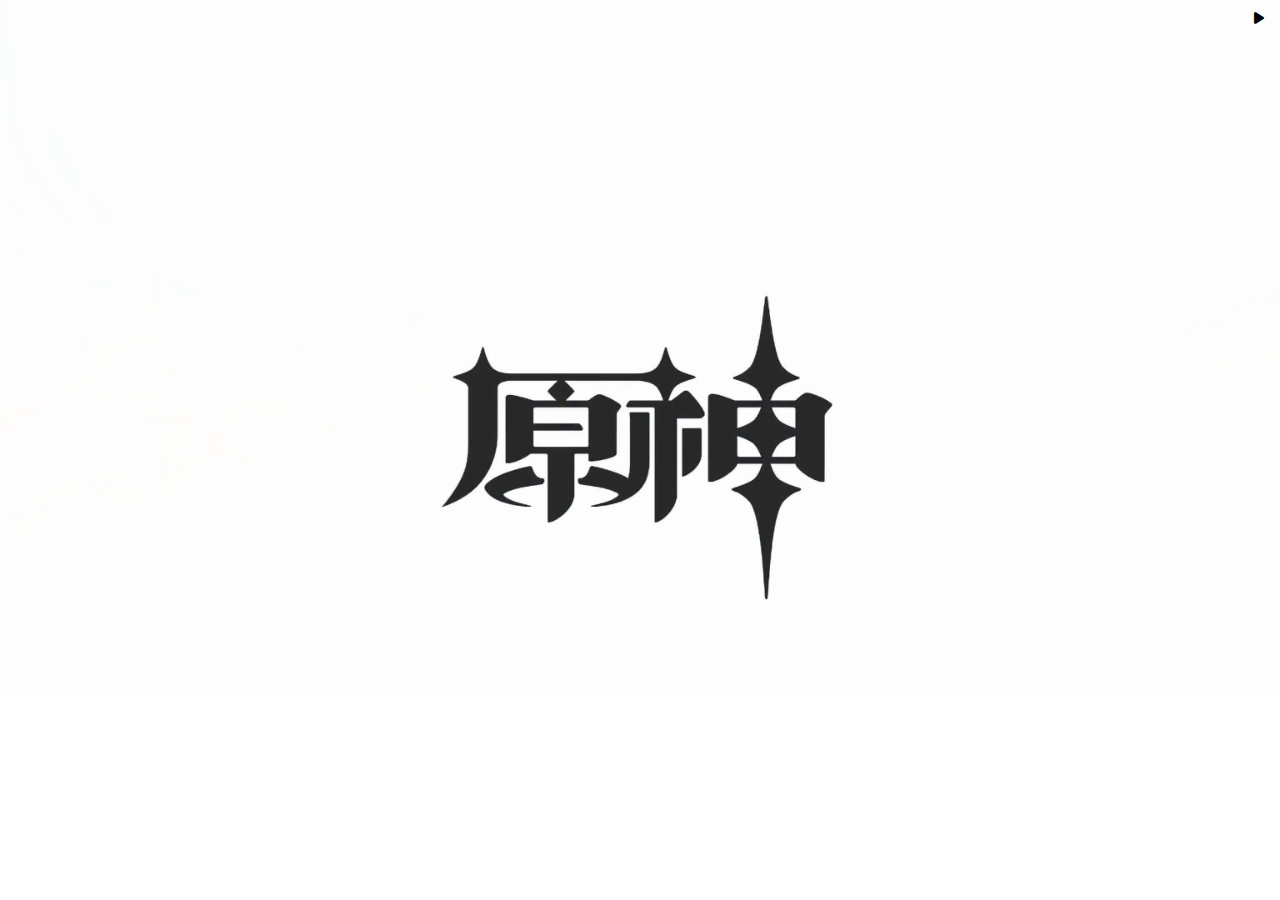
<file: genshin/index.html>
<!DOCTYPE html>
<html lang="en">
<head>
    <meta charset="UTF-8">
    <meta name="viewport" content="width=device-width, initial-scale=1.0">
    <title>原神启动</title>
    <link rel="stylesheet" href="https://cdnjs.cloudflare.com/ajax/libs/font-awesome/6.0.0-beta3/css/all.min.css"> <!-- 引入Font Awesome图标库 -->
    <style>
        /* 设置全屏样式 */
        body, html {
            height: 100%;
            margin: 0;
            overflow: hidden;
        }

        /* 设置初始背景图片 */
        body {
            position: relative;
            width: 100%;
            height: 100%;
            background-image: url('./static/images/ys.png'); /* 设置第一个图片的路径 */
            background-size: cover;
            background-position: center;
            background-repeat: no-repeat;
            transition: background-image 1.5s ease-in-out; /* 渐变效果 */
        }

        /* 添加媒体查询以适配小屏幕（例如手机） */
        @media (max-width: 768px) {
            body {
                background-size: contain; /* 适配小屏幕，保持图片完整显示 */
                background-attachment: scroll; /* 允许滚动以查看完整图片 */
            }
        }

        /* 图标按钮样式 */
        .icon-button {
            position: absolute;
            top: 10px;
            right: 10px;
            background: none;
            border: none;
            cursor: pointer;
        }
    </style>
</head>
<body>
    <!-- 页面内容为空，因为我们只需要全屏展示图片 -->

    <!-- 自动播放的音乐 -->
    <audio id="bgAudio">
        <source src="./static/music/bg.m4a" type="audio/mp4">
        Your browser does not support the audio element.
    </audio>

    <!-- 播放/暂停图标按钮 -->
    <button class="icon-button" id="playPauseButton">
        <i class="fas fa-play"></i> <!-- 默认显示播放图标 -->
    </button>

    <script>
        var audio = document.getElementById('bgAudio');
        var playPauseButton = document.getElementById('playPauseButton');

        // 设置音乐从第5秒开始播放
        audio.currentTime = 5;

        // 点击按钮切换播放状态
        playPauseButton.addEventListener('click', function() {
            if (audio.paused) {
                audio.play();
                playPauseButton.innerHTML = '<i class="fas fa-pause"></i>'; // 切换到暂停图标
            } else {
                audio.pause();
                playPauseButton.innerHTML = '<i class="fas fa-play"></i>'; // 切换到播放图标
            }
        });

        // 检测浏览器语言
        var browserLanguage = navigator.language || navigator.userLanguage;

        // 检测是否是手机访问
        var isMobile = /iPhone|iPad|iPod|Android/i.test(navigator.userAgent);

        // 跳转逻辑
        function redirectToUrl() {
            if (isMobile) {
                // 如果是手机，尝试跳转到APP
                window.location.href = 'yuanshengame://';
            }

            if (browserLanguage !== 'zh-CN') {
                // 如果浏览器语言不是简体中文，跳转到https://genshin.hoyoverse.com/
                window.location.href = 'https://genshin.hoyoverse.com/';
            } else {
                // 否则，跳转到https://ys.mihoyo.com/
                window.location.href = 'https://ys.mihoyo.com/';
            }
        }

        // 5秒后进行跳转
        setTimeout(redirectToUrl, 5000);

        // 在页面加载后切换背景图片
        window.addEventListener('load', function() {
            setTimeout(function() {
                document.body.style.backgroundImage = "url('./static/images/qd.png')";
            }, 3000);
        });
    </script>
</body>
</html>
</file>
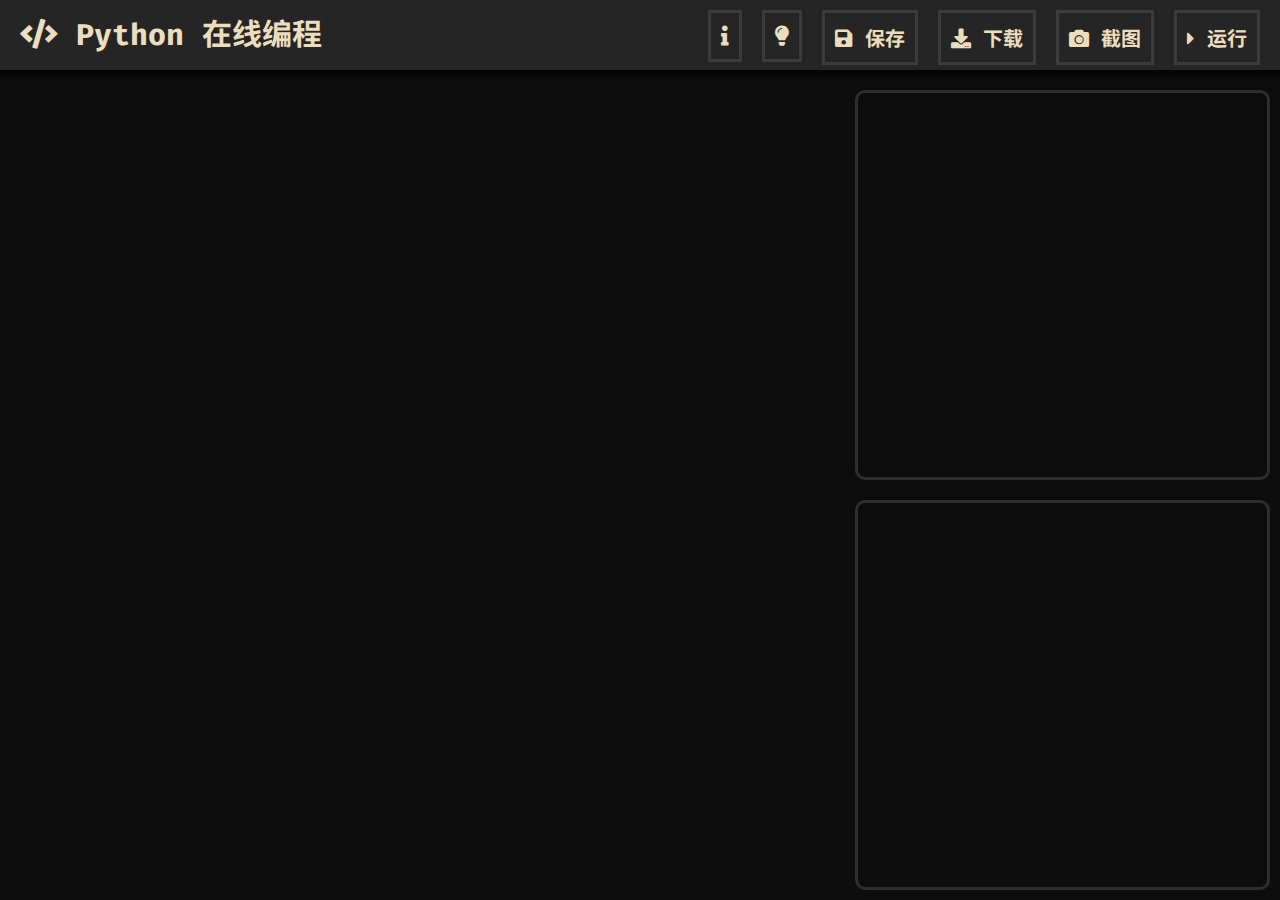
<file: pyol/index.html>
<!DOCTYPE html>
<html lang="zh-cmn-Hans">
<head>
    <meta charset="UTF-8">
    <meta property="og:title" content="Python 在线编程">
    <meta name="theme" content="dark">
    <meta name="keywords" content="Python,在线编程">
    <meta name="renderer" content="webkit"/>
    <meta name="force-rendering" content="webkit"/>
    <meta http-equiv="X-UA-Compatible" content="IE=edge,chrome=1"/>
    <title>Python在线练习_Python在线运行测试工具</title>
    <script>if (/*@cc_on!@*/false || (!!window.MSInputMethodContext && !!document.documentMode)) window.location.href="https://support.dmeng.net/upgrade-your-browser.html?referrer="+encodeURIComponent(window.location.href); </script>
    <link rel="stylesheet" href="res/style.css">
    <script src="res/html2canvas.min.js"></script>
    <script src="https://cdnjs.loli.net/ajax/libs/izitoast/1.4.0/js/iziToast.min.js"></script>
</head>
<body>
    <div class="desc">
        <p id="title"><i class="fa fa-code"></i> Python 在线编程</p>
    </div>
    <div class="ctlPanel">
        <span class="ctlbtn" onclick="runCode()"> <i class="fa fa-caret-right"></i> 运行</span>
        <span class="ctlbtn" onclick="screenShot()"> <i class="fa fa-camera"></i> 截图</span>
        <span class="ctlbtn" onclick="dlCode()"> <i class="fa fa-download"></i> 下载</span>
        <span class="ctlbtn" onclick="saveCode()"> <i class="fa fa-save"></i> 保存</span>
        <span class="ctlbtn" onclick="toggleMode()"> <i class="fa fa-lightbulb"></i></span>
        <a class="ctlbtn" href="https://qkongz.github.io" target="_blank"> <i class="fa fa-info"></i></a>
    </div>
    <div class="mainContainer" id="mctn">
        <div class="leftContainer" id="editorContainer"></div>
        <div class="rightContainer">
            <pre id="outputContainer" title="程序输出"></pre>
            <div id="turtleCanvas" title="海龟图"></div>
        </div>
    </div>
</body>
<footer>
    <link rel="stylesheet" href="https://cdn.bootcss.com/font-awesome/5.13.0/css/all.css">
    <link rel="stylesheet" href="https://fonts.loli.net/css2?family=Noto+Sans+SC:wght@400;700&display=swap">
    <link rel="stylesheet" href="https://fonts.loli.net/css2?family=Fira+Code:wght@400;700&display=swap">
    <link rel="stylesheet" href="https://cdnjs.loli.net/ajax/libs/izitoast/1.4.0/css/iziToast.min.css">
    <script src="res/skulpt.min.js"></script> 
    <script src="res/skulpt-stdlib.js"></script>
    <script src="https://cdnjs.loli.net/ajax/libs/monaco-editor/0.20.0/min/vs/loader.min.js"></script>
    <script src="res/script.js"></script>
</footer>
</html>
</file>
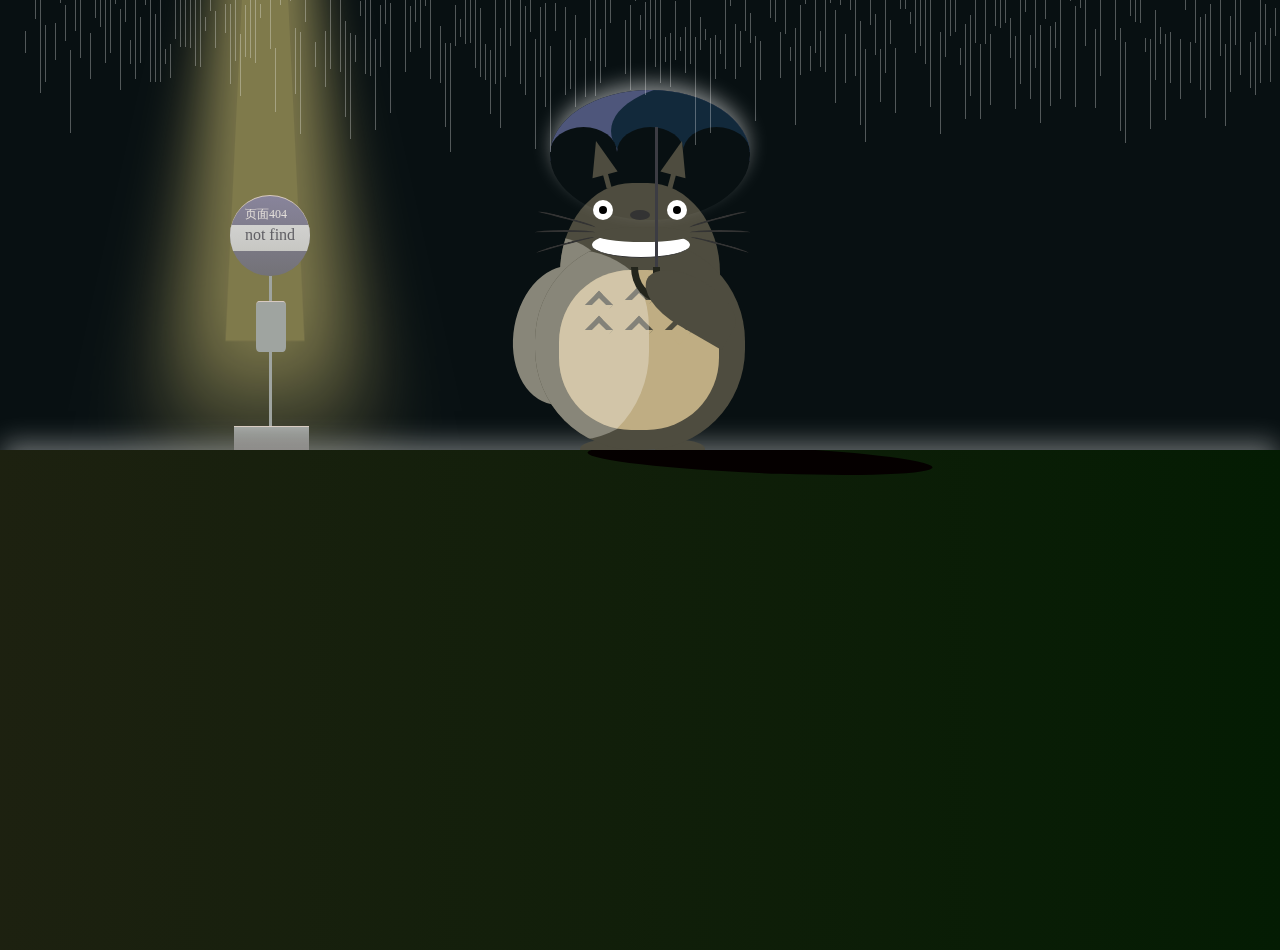
<file: HTML/404/龙猫404页面.html>
<!DOCTYPE html PUBLIC "-//W3C//DTD HTML 4.0 Transitional//EN">
<html><head><meta http-equiv="Content-Type" content="text/html; charset=UTF-8">
  <title>页面404了呦 </title>
  
  <meta name="Generator" content="EditPlus">
  <meta name="Author" content="">
  <meta name="Keywords" content="">
  <meta name="Description" content="">
  <style>
   body {
  background-color: #081012;
  overflow: hidden;
  margin: 0;
  padding: 0;
}

#wrapper {
  width: 800px;
  height: 350px;
  margin: 100px auto 0 auto;
  position: relative;
}

#totoro {
  width: 300px;
  height: 300px;
  margin: 0 auto;
  position: relative;
  padding-top: 83px;
}

#electric_light {
  position: absolute;
  top: -280px;
  left: 0;
  perspective: 300px;
}
#electric_light .pillar {
  height: 440px;
  width: 50px;
  opacity: 0.5;
  background-color: #F7E485;
  transform: rotateX(30deg);
  box-shadow: 0 0 50px 30px #F7E485;
}

#bus_stop {
  position: absolute;
  width: 80px;
  height: 250px;
  top: 95px;
  left: -10px;
}
#bus_stop #circle {
  position: relative;
  border-radius: 100%;
  width: 80px;
  height: 80px;
  background: linear-gradient(#88849b, #737277);
  overflow: hidden;
  border-top: solid 1px #d8cac1;
}
#bus_stop #circle p {
  color: #e2ddd9;
  position: absolute;
  top: -2px;
  left: 15px;
  font-size: 12px;
}
#bus_stop #circle #place {
  margin-top: 29px;
  width: 80px;
  height: 25px;
  background-color: #d1d1cf;
  background: linear-gradient(#d1d1cf, #c7c7c3);
  text-align: center;
  color: #605f64;
  padding-top: 1px;
}
#bus_stop #hilt {
  height: 150px;
  width: 3px;
  background-color: #9fa4a0;
  margin-left: 39px;
  position: relative;
}
#bus_stop #hilt:after {
  content: '';
  display: block;
  width: 30px;
  height: 50px;
  border-radius: 10%;
  left: -13px;
  top: 25px;
  position: absolute;
  border-top: solid 1px #d8cac1;
  background-color: #9fa4a0;
}
#bus_stop #stand {
  height: 30px;
  width: 75px;
  background: linear-gradient(#9fa4a0, #514c49);
  margin-left: 4px;
  border-top: solid 1px #d8cac1;
}

#totoro_top {
  background-color: #4e4c3f;
  width: 160px;
  height: 200px;
  margin: 0 auto;
  border-radius: 45%;
  position: relative;
  overflow: hidden;
}
#totoro_top:after {
  content: '';
  background-color: #888679;
  width: 160px;
  height: 160px;
  border-radius: 45%;
  position: absolute;
  top: 53px;
  left: -100px;
}

#totoro_face {
  width: 160px;
  height: 200px;
  margin: 150px auto 0;
  border-radius: 45%;
  position: absolute;
  top: -70px;
  left: 70px;
}

#totoro_bottom {
  background-color: #4e4c3f;
  width: 210px;
  height: 210px;
  margin: -143px auto 0;
  border-radius: 48%;
  position: relative;
  z-index: 10;
  animation: respiration 2000ms ease-in-out infinite alternate;
  overflow: hidden;
}
#totoro_bottom:after {
  content: '';
  width: 180px;
  height: 190px;
  background-color: #888679;
  border-radius: 100%;
  position: absolute;
  z-index: 1;
  top: 10px;
  left: -50px;
}

.ear {
  width: 0;
  height: 0;
  border-top: 35px solid transparent;
  border-right: 13px solid transparent;
  border-bottom: 35px solid #4e4c3f;
  border-left: 13px solid transparent;
  z-index: 30;
  position: absolute;
  top: -74px;
}
.ear:after {
  content: '';
  width: 5px;
  height: 15px;
  background-color: #4e4c3f;
  position: absolute;
  top: 34px;
  left: -2px;
}

.left {
  left: 23px;
  transform: rotate(-15deg);
}

.right {
  right: 25px;
  transform: rotate(15deg);
}

.eye {
  width: 20px;
  height: 20px;
  border-radius: 50%;
  background-color: #ffffff;
  position: absolute;
  z-index: 100;
  top: 20px;
  animation: eye_big 5000ms linear infinite alternate;
}
.eye:before {
  content: '';
  width: 0px;
  height: 0px;
  border-radius: 50%;
  background-color: #ffffff;
  position: absolute;
  top: 7px;
  left: 9px;
  opacity: 0.6;
  z-index: 300;
  animation: light 5000ms linear infinite alternate;
}
@keyframes eye_big {
  0% {
    transform: scale(1);
  }
  70% {
    transform: scale(1);
  }
  100% {
    transform: scale(1.2);
  }
}
@keyframes light {
  0% {
    width: 0;
    height: 0;
  }
  70% {
    width: 0;
    height: 0;
  }
  100% {
    width: 5px;
    height: 5px;
  }
}
.eye:after {
  content: '';
  width: 8px;
  height: 8px;
  border-radius: 50%;
  background-color: #000000;
  position: absolute;
  top: 6px;
  left: 6px;
  animation: pupil 5000ms linear infinite alternate;
}

@keyframes pupil {
  from {
    transform: scale(1);
  }
  to {
    transform: scale(1.2);
  }
}
.left_eye {
  left: 33px;
}

.right_eye {
  right: 33px;
}

.nose {
  width: 20px;
  height: 10px;
  border-radius: 50%;
  background-color: #333333;
  position: absolute;
  top: 30px;
  left: 70px;
  z-index: 100;
}

.mouth {
  width: 98px;
  height: 25px;
  border-radius: 50%;
  border-bottom: solid 1px #333333;
  position: absolute;
  z-index: 200;
  top: 52px;
  background-color: #ffffff;
  left: 32px;
  animation: smile 5000ms 2000ms linear infinite alternate;
}
.mouth:after {
  content: '';
  display: block;
  position: absolute;
  width: 98px;
  height: 15px;
  top: -5px;
  left: 2px;
  background-color: #4e4c3f;
  border-radius: 100%;
  z-index: 5;
  animation: smile2 5000ms 2000ms linear infinite alternate;
}

@keyframes smile {
  0% {
    width: 12px;
    height: 10px;
    left: 75px;
    border-radius: 2%;
  }
  50% {
    width: 12px;
    height: 10px;
    left: 75px;
    border-radius: 2%;
  }
  70% {
    width: 98px;
    height: 25px;
    top: 50px;
    left: 32px;
    border-radius: 100%;
    border-bottom: solid 1px #292a1c;
  }
  100% {
    width: 98px;
    height: 25px;
    top: 50px;
    left: 32px;
    border-radius: 100%;
    border-bottom: solid 1px #292a1c;
  }
}
@keyframes smile2 {
  0% {
    width: 16px;
    height: 12px;
    left: -3px;
    top: -2px;
    border-radius: 2%;
  }
  50% {
    width: 16px;
    height: 12px;
    top: -2px;
    left: -3px;
    border-radius: 2%;
  }
  70% {
    width: 93px;
    height: 15px;
    top: -5px;
    left: 3px;
  }
  100% {
    width: 93px;
    height: 15px;
    top: -5px;
    left: 3px;
  }
}
.beard {
  width: 60px;
  height: 3px;
  position: absolute;
  border-top: solid 2px #333333;
  top: 50px;
  left: -25px;
  z-index: 300;
  border-radius: 50%;
}

.bread_1 {
  transform: rotate(15deg);
  transform-origin: right bottom;
  top: 45px;
}

.bread_3 {
  transform: rotate(-15deg);
  transform-origin: right bottom;
  top: 55px;
}

.beard_right {
  position: absolute;
  right: 5px;
}
.beard_right .bread_1 {
  transform: rotate(-15deg);
  transform-origin: left bottom;
}
.beard_right .bread_3 {
  transform: rotate(15deg);
  transform-origin: left bottom;
}

.stomach {
  position: absolute;
  top: 30px;
  left: 24px;
  width: 160px;
  height: 160px;
  background-color: #bfad83;
  border-radius: 45% 45% 45% 45%;
  z-index: 10;
  overflow: hidden;
}
.stomach:after {
  content: '';
  position: absolute;
  top: -50px;
  left: -150px;
  width: 240px;
  height: 240px;
  background-color: #ffffff;
  border-radius: 45% 45% 45% 45%;
  z-index: 5;
  opacity: 0.3;
}

@keyframes respiration {
  0% {
    transform: scale(1);
  }
  100% {
    transform: scale(1.05);
  }
}
.pattern {
  width: 10px;
  height: 10px;
  border-top: solid 5px #4e4c3f;
  border-left: solid 5px #4e4c3f;
  border-bottom: solid 5px #bfad83;
  border-right: solid 5px #bfad83;
  position: absolute;
  top: 25px;
  left: 30px;
  transform: rotate(45deg);
}

.pattern:nth-child(2) {
  left: 70px;
  top: 20px;
}

.pattern:nth-child(3) {
  left: 110px;
}

.pattern:nth-child(4) {
  top: 50px;
  left: 30px;
}

.pattern:nth-child(5) {
  top: 50px;
  left: 70px;
}

.pattern:nth-child(6) {
  top: 50px;
  left: 110px;
}

#totoro_arms {
  overflow: hidden;
}
#totoro_arms .arm {
  background-color: #4e4c3f;
  width: 100px;
  height: 140px;
  position: absolute;
  top: 175px;
  left: 35px;
  border-radius: 50%;
}
#totoro_arms .arm_left {
  transform: rotate(10deg);
  transform-origin: right top;
  background-color: #888679;
  z-index: 1;
}
#totoro_arms .arm_right {
  width: 50px;
  height: 100px;
  transform: rotate(-60deg);
  transform-origin: left top;
  top: 200px;
  left: 145px;
  z-index: 300;
  border-radius: 50% 50% 50% 0;
}

#totoro_foot {
  width: 200px;
  margin: 0 auto;
  position: relative;
}
#totoro_foot .foot {
  background: linear-gradient(#4e4c3f 55%, transparent 55%);
  width: 50px;
  height: 18px;
  border-radius: 50%;
  position: absolute;
  z-index: 5;
}
#totoro_foot .foot_left {
  top: -10px;
  left: 40px;
}
#totoro_foot .foot_right {
  top: -10px;
  left: 115px;
}

.umbrella {
  position: absolute;
  top: -10px;
  left: 60px;
}
.umbrella .inner {
  position: relative;
  width: 200px;
  margin: 0 auto;
}
.umbrella .inner .back {
  width: 300px;
  height: 100px;
  border-radius: 50%;
  position: absolute;
  top: -16px;
  left: -50px;
  background: #06171e;
  background: linear-gradient(transparent 78%, #081012 35%);
}
.umbrella .inner .top {
  width: 200px;
  height: 130px;
  border-radius: 50%;
  position: relative;
  overflow: hidden;
  box-shadow: 0 -10px 20px -3px rgba(255, 255, 255, 0.5);
  background: linear-gradient(#4e567b 55%, transparent 55%);
}
.umbrella .inner .top:after {
  content: '';
  width: 200px;
  height: 100px;
  border-radius: 50%;
  position: absolute;
  left: 61px;
  top: -9px;
  background: linear-gradient(#12293b 70%, transparent 55%);
}
.umbrella .inner .top .part {
  width: 67px;
  height: 50px;
  border-radius: 50%;
  background: linear-gradient(#081012 55%, transparent 55%);
  position: absolute;
  top: 37px;
  z-index: 10;
}
.umbrella .inner .top .part:nth-child(2) {
  left: 67px;
}
.umbrella .inner .top .part:nth-child(3) {
  right: 0;
}
.umbrella .inner .handle {
  width: 3px;
  height: 150px;
  background-color: #3c3c43;
  position: absolute;
  top: 36.5px;
  left: 105px;
  z-index: 200;
}
.umbrella .inner .handle:after {
  content: '';
  width: 15px;
  height: 28px;
  border-style: none solid solid solid;
  border-width: 7px;
  border-color: #23251c;
  border-radius: 0 0 0 100%;
  position: absolute;
  top: 140px;
  left: -24px;
}

#ground {
  width: 100%;
  height: 500px;
  background: linear-gradient(to right, #1d2110 0%, #041c03 100%);
  overflow: hidden;
  position: relative;
  box-shadow: 0 -10px 25px -3px rgba(255, 255, 255, 0.4);
}

.totoro_shadow {
  width: 300px;
  margin: 0 auto;
  position: relative;
}
.totoro_shadow .inner {
  width: 300px;
  height: 30px;
  background-color: #050000;
  border-radius: 100%;
  position: absolute;
  left: 120px;
  top: -5px;
  transform: skewX(-100deg);
}

.rain .drops {
  position: absolute;
  width: 1px;
  height: 50px;
  background: #ffffff;
  opacity: 0.3;
  z-index: 1000;
}
.rain .drops:nth-child(1) {
  left: 25px;
  top: 31px;
  height: 22px;
  animation: fall 766ms linear infinite;
}
.rain .drops:nth-child(2) {
  left: 30px;
  top: -33px;
  height: 19px;
  animation: fall 923ms linear infinite;
}
.rain .drops:nth-child(3) {
  left: 35px;
  top: -33px;
  height: 52px;
  animation: fall 984ms linear infinite;
}
.rain .drops:nth-child(4) {
  left: 40px;
  top: -2px;
  height: 95px;
  animation: fall 620ms linear infinite;
}
.rain .drops:nth-child(5) {
  left: 45px;
  top: 25px;
  height: 57px;
  animation: fall 872ms linear infinite;
}
.rain .drops:nth-child(6) {
  left: 50px;
  top: -29px;
  height: 18px;
  animation: fall 853ms linear infinite;
}
.rain .drops:nth-child(7) {
  left: 55px;
  top: 23px;
  height: 37px;
  animation: fall 578ms linear infinite;
}
.rain .drops:nth-child(8) {
  left: 60px;
  top: -49px;
  height: 52px;
  animation: fall 945ms linear infinite;
}
.rain .drops:nth-child(9) {
  left: 65px;
  top: 5px;
  height: 36px;
  animation: fall 651ms linear infinite;
}
.rain .drops:nth-child(10) {
  left: 70px;
  top: 50px;
  height: 83px;
  animation: fall 782ms linear infinite;
}
.rain .drops:nth-child(11) {
  left: 75px;
  top: -1px;
  height: 32px;
  animation: fall 834ms linear infinite;
}
.rain .drops:nth-child(12) {
  left: 80px;
  top: -42px;
  height: 100px;
  animation: fall 856ms linear infinite;
}
.rain .drops:nth-child(13) {
  left: 85px;
  top: -34px;
  height: 15px;
  animation: fall 563ms linear infinite;
}
.rain .drops:nth-child(14) {
  left: 90px;
  top: 33px;
  height: 46px;
  animation: fall 686ms linear infinite;
}
.rain .drops:nth-child(15) {
  left: 95px;
  top: -5px;
  height: 23px;
  animation: fall 977ms linear infinite;
}
.rain .drops:nth-child(16) {
  left: 100px;
  top: -21px;
  height: 48px;
  animation: fall 673ms linear infinite;
}
.rain .drops:nth-child(17) {
  left: 105px;
  top: -44px;
  height: 107px;
  animation: fall 506ms linear infinite;
}
.rain .drops:nth-child(18) {
  left: 110px;
  top: -32px;
  height: 85px;
  animation: fall 531ms linear infinite;
}
.rain .drops:nth-child(19) {
  left: 115px;
  top: -31px;
  height: 35px;
  animation: fall 650ms linear infinite;
}
.rain .drops:nth-child(20) {
  left: 120px;
  top: 9px;
  height: 81px;
  animation: fall 797ms linear infinite;
}
.rain .drops:nth-child(21) {
  left: 125px;
  top: -5px;
  height: 27px;
  animation: fall 704ms linear infinite;
}
.rain .drops:nth-child(22) {
  left: 130px;
  top: 40px;
  height: 24px;
  animation: fall 944ms linear infinite;
}
.rain .drops:nth-child(23) {
  left: 135px;
  top: -31px;
  height: 110px;
  animation: fall 881ms linear infinite;
}
.rain .drops:nth-child(24) {
  left: 140px;
  top: 17px;
  height: 46px;
  animation: fall 868ms linear infinite;
}
.rain .drops:nth-child(25) {
  left: 145px;
  top: -19px;
  height: 24px;
  animation: fall 600ms linear infinite;
}
.rain .drops:nth-child(26) {
  left: 150px;
  top: -18px;
  height: 100px;
  animation: fall 940ms linear infinite;
}
.rain .drops:nth-child(27) {
  left: 155px;
  top: 14px;
  height: 68px;
  animation: fall 656ms linear infinite;
}
.rain .drops:nth-child(28) {
  left: 160px;
  top: -14px;
  height: 96px;
  animation: fall 779ms linear infinite;
}
.rain .drops:nth-child(29) {
  left: 165px;
  top: 49px;
  height: 15px;
  animation: fall 630ms linear infinite;
}
.rain .drops:nth-child(30) {
  left: 170px;
  top: 44px;
  height: 34px;
  animation: fall 758ms linear infinite;
}
.rain .drops:nth-child(31) {
  left: 175px;
  top: -5px;
  height: 44px;
  animation: fall 632ms linear infinite;
}
.rain .drops:nth-child(32) {
  left: 180px;
  top: -30px;
  height: 77px;
  animation: fall 584ms linear infinite;
}
.rain .drops:nth-child(33) {
  left: 185px;
  top: -36px;
  height: 83px;
  animation: fall 742ms linear infinite;
}
.rain .drops:nth-child(34) {
  left: 190px;
  top: -5px;
  height: 53px;
  animation: fall 746ms linear infinite;
}
.rain .drops:nth-child(35) {
  left: 195px;
  top: -20px;
  height: 86px;
  animation: fall 800ms linear infinite;
}
.rain .drops:nth-child(36) {
  left: 200px;
  top: -17px;
  height: 84px;
  animation: fall 623ms linear infinite;
}
.rain .drops:nth-child(37) {
  left: 205px;
  top: 17px;
  height: 14px;
  animation: fall 934ms linear infinite;
}
.rain .drops:nth-child(38) {
  left: 210px;
  top: -39px;
  height: 50px;
  animation: fall 793ms linear infinite;
}
.rain .drops:nth-child(39) {
  left: 215px;
  top: 11px;
  height: 37px;
  animation: fall 705ms linear infinite;
}
.rain .drops:nth-child(40) {
  left: 220px;
  top: -25px;
  height: 15px;
  animation: fall 713ms linear infinite;
}
.rain .drops:nth-child(41) {
  left: 225px;
  top: 4px;
  height: 29px;
  animation: fall 976ms linear infinite;
}
.rain .drops:nth-child(42) {
  left: 230px;
  top: 4px;
  height: 80px;
  animation: fall 520ms linear infinite;
}
.rain .drops:nth-child(43) {
  left: 235px;
  top: -45px;
  height: 106px;
  animation: fall 787ms linear infinite;
}
.rain .drops:nth-child(44) {
  left: 240px;
  top: 34px;
  height: 62px;
  animation: fall 933ms linear infinite;
}
.rain .drops:nth-child(45) {
  left: 245px;
  top: 5px;
  height: 52px;
  animation: fall 670ms linear infinite;
}
.rain .drops:nth-child(46) {
  left: 250px;
  top: -22px;
  height: 80px;
  animation: fall 578ms linear infinite;
}
.rain .drops:nth-child(47) {
  left: 255px;
  top: 0px;
  height: 63px;
  animation: fall 523ms linear infinite;
}
.rain .drops:nth-child(48) {
  left: 260px;
  top: 4px;
  height: 14px;
  animation: fall 752ms linear infinite;
}
.rain .drops:nth-child(49) {
  left: 265px;
  top: -27px;
  height: 17px;
  animation: fall 636ms linear infinite;
}
.rain .drops:nth-child(50) {
  left: 270px;
  top: -44px;
  height: 93px;
  animation: fall 814ms linear infinite;
}
.rain .drops:nth-child(51) {
  left: 275px;
  top: 48px;
  height: 64px;
  animation: fall 770ms linear infinite;
}
.rain .drops:nth-child(52) {
  left: 280px;
  top: -44px;
  height: 49px;
  animation: fall 741ms linear infinite;
}
.rain .drops:nth-child(53) {
  left: 285px;
  top: -29px;
  height: 19px;
  animation: fall 581ms linear infinite;
}
.rain .drops:nth-child(54) {
  left: 290px;
  top: -29px;
  height: 30px;
  animation: fall 759ms linear infinite;
}
.rain .drops:nth-child(55) {
  left: 295px;
  top: 28px;
  height: 66px;
  animation: fall 823ms linear infinite;
}
.rain .drops:nth-child(56) {
  left: 300px;
  top: 32px;
  height: 102px;
  animation: fall 790ms linear infinite;
}
.rain .drops:nth-child(57) {
  left: 305px;
  top: -9px;
  height: 31px;
  animation: fall 519ms linear infinite;
}
.rain .drops:nth-child(58) {
  left: 310px;
  top: -39px;
  height: 16px;
  animation: fall 771ms linear infinite;
}
.rain .drops:nth-child(59) {
  left: 315px;
  top: 42px;
  height: 25px;
  animation: fall 516ms linear infinite;
}
.rain .drops:nth-child(60) {
  left: 320px;
  top: -17px;
  height: 16px;
  animation: fall 681ms linear infinite;
}
.rain .drops:nth-child(61) {
  left: 325px;
  top: 31px;
  height: 56px;
  animation: fall 712ms linear infinite;
}
.rain .drops:nth-child(62) {
  left: 330px;
  top: -16px;
  height: 85px;
  animation: fall 676ms linear infinite;
}
.rain .drops:nth-child(63) {
  left: 335px;
  top: -47px;
  height: 20px;
  animation: fall 620ms linear infinite;
}
.rain .drops:nth-child(64) {
  left: 340px;
  top: -8px;
  height: 80px;
  animation: fall 505ms linear infinite;
}
.rain .drops:nth-child(65) {
  left: 345px;
  top: 21px;
  height: 96px;
  animation: fall 639ms linear infinite;
}
.rain .drops:nth-child(66) {
  left: 350px;
  top: 33px;
  height: 106px;
  animation: fall 995ms linear infinite;
}
.rain .drops:nth-child(67) {
  left: 355px;
  top: 35px;
  height: 27px;
  animation: fall 678ms linear infinite;
}
.rain .drops:nth-child(68) {
  left: 360px;
  top: 1px;
  height: 15px;
  animation: fall 829ms linear infinite;
}
.rain .drops:nth-child(69) {
  left: 365px;
  top: -26px;
  height: 100px;
  animation: fall 923ms linear infinite;
}
.rain .drops:nth-child(70) {
  left: 370px;
  top: -26px;
  height: 102px;
  animation: fall 621ms linear infinite;
}
.rain .drops:nth-child(71) {
  left: 375px;
  top: 39px;
  height: 91px;
  animation: fall 983ms linear infinite;
}
.rain .drops:nth-child(72) {
  left: 380px;
  top: 5px;
  height: 62px;
  animation: fall 974ms linear infinite;
}
.rain .drops:nth-child(73) {
  left: 385px;
  top: -36px;
  height: 60px;
  animation: fall 619ms linear infinite;
}
.rain .drops:nth-child(74) {
  left: 390px;
  top: 3px;
  height: 110px;
  animation: fall 666ms linear infinite;
}
.rain .drops:nth-child(75) {
  left: 395px;
  top: -41px;
  height: 19px;
  animation: fall 655ms linear infinite;
}
.rain .drops:nth-child(76) {
  left: 400px;
  top: -46px;
  height: 33px;
  animation: fall 550ms linear infinite;
}
.rain .drops:nth-child(77) {
  left: 405px;
  top: -38px;
  height: 110px;
  animation: fall 965ms linear infinite;
}
.rain .drops:nth-child(78) {
  left: 410px;
  top: 6px;
  height: 46px;
  animation: fall 655ms linear infinite;
}
.rain .drops:nth-child(79) {
  left: 415px;
  top: -10px;
  height: 32px;
  animation: fall 806ms linear infinite;
}
.rain .drops:nth-child(80) {
  left: 420px;
  top: -45px;
  height: 93px;
  animation: fall 830ms linear infinite;
}
.rain .drops:nth-child(81) {
  left: 425px;
  top: -26px;
  height: 32px;
  animation: fall 713ms linear infinite;
}
.rain .drops:nth-child(82) {
  left: 430px;
  top: -28px;
  height: 107px;
  animation: fall 757ms linear infinite;
}
.rain .drops:nth-child(83) {
  left: 435px;
  top: -39px;
  height: 30px;
  animation: fall 725ms linear infinite;
}
.rain .drops:nth-child(84) {
  left: 440px;
  top: 26px;
  height: 57px;
  animation: fall 578ms linear infinite;
}
.rain .drops:nth-child(85) {
  left: 445px;
  top: 43px;
  height: 84px;
  animation: fall 580ms linear infinite;
}
.rain .drops:nth-child(86) {
  left: 450px;
  top: 43px;
  height: 109px;
  animation: fall 774ms linear infinite;
}
.rain .drops:nth-child(87) {
  left: 455px;
  top: 5px;
  height: 41px;
  animation: fall 631ms linear infinite;
}
.rain .drops:nth-child(88) {
  left: 460px;
  top: 19px;
  height: 18px;
  animation: fall 593ms linear infinite;
}
.rain .drops:nth-child(89) {
  left: 465px;
  top: -20px;
  height: 64px;
  animation: fall 618ms linear infinite;
}
.rain .drops:nth-child(90) {
  left: 470px;
  top: -6px;
  height: 49px;
  animation: fall 722ms linear infinite;
}
.rain .drops:nth-child(91) {
  left: 475px;
  top: -8px;
  height: 76px;
  animation: fall 784ms linear infinite;
}
.rain .drops:nth-child(92) {
  left: 480px;
  top: 8px;
  height: 69px;
  animation: fall 805ms linear infinite;
}
.rain .drops:nth-child(93) {
  left: 485px;
  top: 44px;
  height: 36px;
  animation: fall 531ms linear infinite;
}
.rain .drops:nth-child(94) {
  left: 490px;
  top: 50px;
  height: 64px;
  animation: fall 524ms linear infinite;
}
.rain .drops:nth-child(95) {
  left: 495px;
  top: -2px;
  height: 86px;
  animation: fall 931ms linear infinite;
}
.rain .drops:nth-child(96) {
  left: 500px;
  top: 28px;
  height: 100px;
  animation: fall 983ms linear infinite;
}
.rain .drops:nth-child(97) {
  left: 505px;
  top: -18px;
  height: 95px;
  animation: fall 653ms linear infinite;
}
.rain .drops:nth-child(98) {
  left: 510px;
  top: 0px;
  height: 46px;
  animation: fall 932ms linear infinite;
}
.rain .drops:nth-child(99) {
  left: 515px;
  top: -36px;
  height: 29px;
  animation: fall 880ms linear infinite;
}
.rain .drops:nth-child(100) {
  left: 520px;
  top: -19px;
  height: 103px;
  animation: fall 661ms linear infinite;
}
.rain .drops:nth-child(101) {
  left: 525px;
  top: 6px;
  height: 89px;
  animation: fall 610ms linear infinite;
}
.rain .drops:nth-child(102) {
  left: 530px;
  top: -28px;
  height: 60px;
  animation: fall 801ms linear infinite;
}
.rain .drops:nth-child(103) {
  left: 535px;
  top: 39px;
  height: 110px;
  animation: fall 722ms linear infinite;
}
.rain .drops:nth-child(104) {
  left: 540px;
  top: 7px;
  height: 70px;
  animation: fall 935ms linear infinite;
}
.rain .drops:nth-child(105) {
  left: 545px;
  top: 3px;
  height: 104px;
  animation: fall 640ms linear infinite;
}
.rain .drops:nth-child(106) {
  left: 550px;
  top: 46px;
  height: 106px;
  animation: fall 543ms linear infinite;
}
.rain .drops:nth-child(107) {
  left: 555px;
  top: 3px;
  height: 28px;
  animation: fall 593ms linear infinite;
}
.rain .drops:nth-child(108) {
  left: 560px;
  top: -43px;
  height: 37px;
  animation: fall 751ms linear infinite;
}
.rain .drops:nth-child(109) {
  left: 565px;
  top: 7px;
  height: 88px;
  animation: fall 884ms linear infinite;
}
.rain .drops:nth-child(110) {
  left: 570px;
  top: 40px;
  height: 49px;
  animation: fall 811ms linear infinite;
}
.rain .drops:nth-child(111) {
  left: 575px;
  top: 15px;
  height: 92px;
  animation: fall 585ms linear infinite;
}
.rain .drops:nth-child(112) {
  left: 580px;
  top: -46px;
  height: 40px;
  animation: fall 577ms linear infinite;
}
.rain .drops:nth-child(113) {
  left: 585px;
  top: 38px;
  height: 59px;
  animation: fall 694ms linear infinite;
}
.rain .drops:nth-child(114) {
  left: 590px;
  top: -11px;
  height: 72px;
  animation: fall 928ms linear infinite;
}
.rain .drops:nth-child(115) {
  left: 595px;
  top: -2px;
  height: 98px;
  animation: fall 745ms linear infinite;
}
.rain .drops:nth-child(116) {
  left: 600px;
  top: 29px;
  height: 54px;
  animation: fall 836ms linear infinite;
}
.rain .drops:nth-child(117) {
  left: 605px;
  top: -31px;
  height: 98px;
  animation: fall 982ms linear infinite;
}
.rain .drops:nth-child(118) {
  left: 610px;
  top: -22px;
  height: 45px;
  animation: fall 664ms linear infinite;
}
.rain .drops:nth-child(119) {
  left: 615px;
  top: -45px;
  height: 33px;
  animation: fall 937ms linear infinite;
}
.rain .drops:nth-child(120) {
  left: 620px;
  top: -43px;
  height: 16px;
  animation: fall 943ms linear infinite;
}
.rain .drops:nth-child(121) {
  left: 625px;
  top: 20px;
  height: 54px;
  animation: fall 508ms linear infinite;
}
.rain .drops:nth-child(122) {
  left: 630px;
  top: 5px;
  height: 85px;
  animation: fall 623ms linear infinite;
}
.rain .drops:nth-child(123) {
  left: 635px;
  top: -38px;
  height: 39px;
  animation: fall 988ms linear infinite;
}
.rain .drops:nth-child(124) {
  left: 640px;
  top: 15px;
  height: 15px;
  animation: fall 786ms linear infinite;
}
.rain .drops:nth-child(125) {
  left: 645px;
  top: 2px;
  height: 93px;
  animation: fall 960ms linear infinite;
}
.rain .drops:nth-child(126) {
  left: 650px;
  top: -42px;
  height: 81px;
  animation: fall 790ms linear infinite;
}
.rain .drops:nth-child(127) {
  left: 655px;
  top: -40px;
  height: 107px;
  animation: fall 546ms linear infinite;
}
.rain .drops:nth-child(128) {
  left: 660px;
  top: -9px;
  height: 92px;
  animation: fall 633ms linear infinite;
}
.rain .drops:nth-child(129) {
  left: 665px;
  top: 37px;
  height: 25px;
  animation: fall 966ms linear infinite;
}
.rain .drops:nth-child(130) {
  left: 670px;
  top: 33px;
  height: 54px;
  animation: fall 860ms linear infinite;
}
.rain .drops:nth-child(131) {
  left: 675px;
  top: 1px;
  height: 59px;
  animation: fall 761ms linear infinite;
}
.rain .drops:nth-child(132) {
  left: 680px;
  top: 37px;
  height: 14px;
  animation: fall 715ms linear infinite;
}
.rain .drops:nth-child(133) {
  left: 685px;
  top: 27px;
  height: 46px;
  animation: fall 560ms linear infinite;
}
.rain .drops:nth-child(134) {
  left: 690px;
  top: -14px;
  height: 78px;
  animation: fall 699ms linear infinite;
}
.rain .drops:nth-child(135) {
  left: 695px;
  top: 37px;
  height: 108px;
  animation: fall 956ms linear infinite;
}
.rain .drops:nth-child(136) {
  left: 700px;
  top: 17px;
  height: 33px;
  animation: fall 986ms linear infinite;
}
.rain .drops:nth-child(137) {
  left: 705px;
  top: 29px;
  height: 11px;
  animation: fall 748ms linear infinite;
}
.rain .drops:nth-child(138) {
  left: 710px;
  top: 38px;
  height: 95px;
  animation: fall 598ms linear infinite;
}
.rain .drops:nth-child(139) {
  left: 715px;
  top: 35px;
  height: 44px;
  animation: fall 666ms linear infinite;
}
.rain .drops:nth-child(140) {
  left: 720px;
  top: 40px;
  height: 14px;
  animation: fall 949ms linear infinite;
}
.rain .drops:nth-child(141) {
  left: 725px;
  top: -30px;
  height: 99px;
  animation: fall 568ms linear infinite;
}
.rain .drops:nth-child(142) {
  left: 730px;
  top: -49px;
  height: 55px;
  animation: fall 890ms linear infinite;
}
.rain .drops:nth-child(143) {
  left: 735px;
  top: 24px;
  height: 55px;
  animation: fall 833ms linear infinite;
}
.rain .drops:nth-child(144) {
  left: 740px;
  top: 31px;
  height: 36px;
  animation: fall 541ms linear infinite;
}
.rain .drops:nth-child(145) {
  left: 745px;
  top: -30px;
  height: 61px;
  animation: fall 887ms linear infinite;
}
.rain .drops:nth-child(146) {
  left: 750px;
  top: 13px;
  height: 30px;
  animation: fall 507ms linear infinite;
}
.rain .drops:nth-child(147) {
  left: 755px;
  top: 36px;
  height: 85px;
  animation: fall 501ms linear infinite;
}
.rain .drops:nth-child(148) {
  left: 760px;
  top: 41px;
  height: 39px;
  animation: fall 988ms linear infinite;
}
.rain .drops:nth-child(149) {
  left: 765px;
  top: -30px;
  height: 23px;
  animation: fall 787ms linear infinite;
}
.rain .drops:nth-child(150) {
  left: 770px;
  top: -31px;
  height: 49px;
  animation: fall 778ms linear infinite;
}
.rain .drops:nth-child(151) {
  left: 775px;
  top: -14px;
  height: 36px;
  animation: fall 568ms linear infinite;
}
.rain .drops:nth-child(152) {
  left: 780px;
  top: 32px;
  height: 46px;
  animation: fall 736ms linear infinite;
}
.rain .drops:nth-child(153) {
  left: 785px;
  top: -27px;
  height: 61px;
  animation: fall 794ms linear infinite;
}
.rain .drops:nth-child(154) {
  left: 790px;
  top: 47px;
  height: 14px;
  animation: fall 712ms linear infinite;
}
.rain .drops:nth-child(155) {
  left: 795px;
  top: 28px;
  height: 97px;
  animation: fall 577ms linear infinite;
}
.rain .drops:nth-child(156) {
  left: 800px;
  top: 5px;
  height: 70px;
  animation: fall 846ms linear infinite;
}
.rain .drops:nth-child(157) {
  left: 805px;
  top: -39px;
  height: 43px;
  animation: fall 797ms linear infinite;
}
.rain .drops:nth-child(158) {
  left: 810px;
  top: 46px;
  height: 25px;
  animation: fall 999ms linear infinite;
}
.rain .drops:nth-child(159) {
  left: 815px;
  top: -41px;
  height: 94px;
  animation: fall 831ms linear infinite;
}
.rain .drops:nth-child(160) {
  left: 820px;
  top: 31px;
  height: 36px;
  animation: fall 885ms linear infinite;
}
.rain .drops:nth-child(161) {
  left: 825px;
  top: -29px;
  height: 101px;
  animation: fall 632ms linear infinite;
}
.rain .drops:nth-child(162) {
  left: 830px;
  top: -39px;
  height: 42px;
  animation: fall 782ms linear infinite;
}
.rain .drops:nth-child(163) {
  left: 835px;
  top: 10px;
  height: 93px;
  animation: fall 714ms linear infinite;
}
.rain .drops:nth-child(164) {
  left: 840px;
  top: -49px;
  height: 54px;
  animation: fall 884ms linear infinite;
}
.rain .drops:nth-child(165) {
  left: 845px;
  top: 34px;
  height: 49px;
  animation: fall 903ms linear infinite;
}
.rain .drops:nth-child(166) {
  left: 850px;
  top: -18px;
  height: 28px;
  animation: fall 825ms linear infinite;
}
.rain .drops:nth-child(167) {
  left: 855px;
  top: -26px;
  height: 102px;
  animation: fall 566ms linear infinite;
}
.rain .drops:nth-child(168) {
  left: 860px;
  top: 21px;
  height: 104px;
  animation: fall 856ms linear infinite;
}
.rain .drops:nth-child(169) {
  left: 865px;
  top: 49px;
  height: 93px;
  animation: fall 620ms linear infinite;
}
.rain .drops:nth-child(170) {
  left: 870px;
  top: -34px;
  height: 59px;
  animation: fall 613ms linear infinite;
}
.rain .drops:nth-child(171) {
  left: 875px;
  top: 14px;
  height: 41px;
  animation: fall 608ms linear infinite;
}
.rain .drops:nth-child(172) {
  left: 880px;
  top: 49px;
  height: 53px;
  animation: fall 951ms linear infinite;
}
.rain .drops:nth-child(173) {
  left: 885px;
  top: -21px;
  height: 94px;
  animation: fall 740ms linear infinite;
}
.rain .drops:nth-child(174) {
  left: 890px;
  top: 20px;
  height: 24px;
  animation: fall 892ms linear infinite;
}
.rain .drops:nth-child(175) {
  left: 895px;
  top: 48px;
  height: 65px;
  animation: fall 633ms linear infinite;
}
.rain .drops:nth-child(176) {
  left: 900px;
  top: -22px;
  height: 31px;
  animation: fall 916ms linear infinite;
}
.rain .drops:nth-child(177) {
  left: 905px;
  top: -23px;
  height: 32px;
  animation: fall 598ms linear infinite;
}
.rain .drops:nth-child(178) {
  left: 910px;
  top: 12px;
  height: 12px;
  animation: fall 955ms linear infinite;
}
.rain .drops:nth-child(179) {
  left: 915px;
  top: -15px;
  height: 68px;
  animation: fall 778ms linear infinite;
}
.rain .drops:nth-child(180) {
  left: 920px;
  top: -13px;
  height: 59px;
  animation: fall 550ms linear infinite;
}
.rain .drops:nth-child(181) {
  left: 925px;
  top: -20px;
  height: 84px;
  animation: fall 620ms linear infinite;
}
.rain .drops:nth-child(182) {
  left: 930px;
  top: -1px;
  height: 108px;
  animation: fall 920ms linear infinite;
}
.rain .drops:nth-child(183) {
  left: 935px;
  top: -28px;
  height: 21px;
  animation: fall 722ms linear infinite;
}
.rain .drops:nth-child(184) {
  left: 940px;
  top: 32px;
  height: 102px;
  animation: fall 946ms linear infinite;
}
.rain .drops:nth-child(185) {
  left: 945px;
  top: -42px;
  height: 99px;
  animation: fall 695ms linear infinite;
}
.rain .drops:nth-child(186) {
  left: 950px;
  top: -43px;
  height: 79px;
  animation: fall 733ms linear infinite;
}
.rain .drops:nth-child(187) {
  left: 955px;
  top: -40px;
  height: 72px;
  animation: fall 796ms linear infinite;
}
.rain .drops:nth-child(188) {
  left: 960px;
  top: 48px;
  height: 17px;
  animation: fall 599ms linear infinite;
}
.rain .drops:nth-child(189) {
  left: 965px;
  top: 24px;
  height: 95px;
  animation: fall 786ms linear infinite;
}
.rain .drops:nth-child(190) {
  left: 970px;
  top: 15px;
  height: 81px;
  animation: fall 536ms linear infinite;
}
.rain .drops:nth-child(191) {
  left: 975px;
  top: -27px;
  height: 70px;
  animation: fall 962ms linear infinite;
}
.rain .drops:nth-child(192) {
  left: 980px;
  top: 44px;
  height: 75px;
  animation: fall 877ms linear infinite;
}
.rain .drops:nth-child(193) {
  left: 985px;
  top: -24px;
  height: 68px;
  animation: fall 503ms linear infinite;
}
.rain .drops:nth-child(194) {
  left: 990px;
  top: 34px;
  height: 71px;
  animation: fall 694ms linear infinite;
}
.rain .drops:nth-child(195) {
  left: 995px;
  top: -1px;
  height: 27px;
  animation: fall 642ms linear infinite;
}
.rain .drops:nth-child(196) {
  left: 1000px;
  top: -21px;
  height: 49px;
  animation: fall 846ms linear infinite;
}
.rain .drops:nth-child(197) {
  left: 1005px;
  top: -9px;
  height: 32px;
  animation: fall 883ms linear infinite;
}
.rain .drops:nth-child(198) {
  left: 1010px;
  top: 18px;
  height: 40px;
  animation: fall 773ms linear infinite;
}
.rain .drops:nth-child(199) {
  left: 1015px;
  top: 36px;
  height: 73px;
  animation: fall 614ms linear infinite;
}
.rain .drops:nth-child(200) {
  left: 1020px;
  top: -21px;
  height: 105px;
  animation: fall 794ms linear infinite;
}
.rain .drops:nth-child(201) {
  left: 1025px;
  top: -16px;
  height: 28px;
  animation: fall 727ms linear infinite;
}
.rain .drops:nth-child(202) {
  left: 1030px;
  top: 35px;
  height: 64px;
  animation: fall 534ms linear infinite;
}
.rain .drops:nth-child(203) {
  left: 1035px;
  top: -15px;
  height: 83px;
  animation: fall 972ms linear infinite;
}
.rain .drops:nth-child(204) {
  left: 1040px;
  top: 25px;
  height: 98px;
  animation: fall 637ms linear infinite;
}
.rain .drops:nth-child(205) {
  left: 1045px;
  top: -7px;
  height: 26px;
  animation: fall 806ms linear infinite;
}
.rain .drops:nth-child(206) {
  left: 1050px;
  top: 26px;
  height: 80px;
  animation: fall 915ms linear infinite;
}
.rain .drops:nth-child(207) {
  left: 1055px;
  top: 22px;
  height: 26px;
  animation: fall 796ms linear infinite;
}
.rain .drops:nth-child(208) {
  left: 1060px;
  top: -3px;
  height: 102px;
  animation: fall 629ms linear infinite;
}
.rain .drops:nth-child(209) {
  left: 1065px;
  top: -44px;
  height: 14px;
  animation: fall 598ms linear infinite;
}
.rain .drops:nth-child(210) {
  left: 1070px;
  top: -21px;
  height: 22px;
  animation: fall 787ms linear infinite;
}
.rain .drops:nth-child(211) {
  left: 1075px;
  top: 6px;
  height: 101px;
  animation: fall 572ms linear infinite;
}
.rain .drops:nth-child(212) {
  left: 1080px;
  top: -23px;
  height: 31px;
  animation: fall 904ms linear infinite;
}
.rain .drops:nth-child(213) {
  left: 1085px;
  top: -40px;
  height: 86px;
  animation: fall 956ms linear infinite;
}
.rain .drops:nth-child(214) {
  left: 1090px;
  top: -46px;
  height: 14px;
  animation: fall 957ms linear infinite;
}
.rain .drops:nth-child(215) {
  left: 1095px;
  top: 29px;
  height: 79px;
  animation: fall 740ms linear infinite;
}
.rain .drops:nth-child(216) {
  left: 1100px;
  top: -25px;
  height: 101px;
  animation: fall 538ms linear infinite;
}
.rain .drops:nth-child(217) {
  left: 1105px;
  top: -27px;
  height: 23px;
  animation: fall 944ms linear infinite;
}
.rain .drops:nth-child(218) {
  left: 1110px;
  top: -48px;
  height: 11px;
  animation: fall 609ms linear infinite;
}
.rain .drops:nth-child(219) {
  left: 1115px;
  top: -10px;
  height: 50px;
  animation: fall 564ms linear infinite;
}
.rain .drops:nth-child(220) {
  left: 1120px;
  top: 28px;
  height: 103px;
  animation: fall 746ms linear infinite;
}
.rain .drops:nth-child(221) {
  left: 1125px;
  top: 42px;
  height: 101px;
  animation: fall 957ms linear infinite;
}
.rain .drops:nth-child(222) {
  left: 1130px;
  top: -16px;
  height: 32px;
  animation: fall 888ms linear infinite;
}
.rain .drops:nth-child(223) {
  left: 1135px;
  top: -49px;
  height: 71px;
  animation: fall 915ms linear infinite;
}
.rain .drops:nth-child(224) {
  left: 1140px;
  top: -47px;
  height: 70px;
  animation: fall 842ms linear infinite;
}
.rain .drops:nth-child(225) {
  left: 1145px;
  top: 38px;
  height: 14px;
  animation: fall 936ms linear infinite;
}
.rain .drops:nth-child(226) {
  left: 1150px;
  top: 39px;
  height: 90px;
  animation: fall 993ms linear infinite;
}
.rain .drops:nth-child(227) {
  left: 1155px;
  top: 10px;
  height: 70px;
  animation: fall 990ms linear infinite;
}
.rain .drops:nth-child(228) {
  left: 1160px;
  top: 27px;
  height: 17px;
  animation: fall 693ms linear infinite;
}
.rain .drops:nth-child(229) {
  left: 1165px;
  top: 34px;
  height: 86px;
  animation: fall 573ms linear infinite;
}
.rain .drops:nth-child(230) {
  left: 1170px;
  top: 32px;
  height: 51px;
  animation: fall 573ms linear infinite;
}
.rain .drops:nth-child(231) {
  left: 1175px;
  top: -39px;
  height: 32px;
  animation: fall 866ms linear infinite;
}
.rain .drops:nth-child(232) {
  left: 1180px;
  top: 39px;
  height: 60px;
  animation: fall 972ms linear infinite;
}
.rain .drops:nth-child(233) {
  left: 1185px;
  top: -48px;
  height: 58px;
  animation: fall 948ms linear infinite;
}
.rain .drops:nth-child(234) {
  left: 1190px;
  top: 42px;
  height: 41px;
  animation: fall 738ms linear infinite;
}
.rain .drops:nth-child(235) {
  left: 1195px;
  top: -24px;
  height: 67px;
  animation: fall 533ms linear infinite;
}
.rain .drops:nth-child(236) {
  left: 1200px;
  top: 17px;
  height: 73px;
  animation: fall 915ms linear infinite;
}
.rain .drops:nth-child(237) {
  left: 1205px;
  top: 14px;
  height: 104px;
  animation: fall 906ms linear infinite;
}
.rain .drops:nth-child(238) {
  left: 1210px;
  top: 4px;
  height: 86px;
  animation: fall 879ms linear infinite;
}
.rain .drops:nth-child(239) {
  left: 1215px;
  top: -48px;
  height: 41px;
  animation: fall 952ms linear infinite;
}
.rain .drops:nth-child(240) {
  left: 1220px;
  top: -2px;
  height: 58px;
  animation: fall 812ms linear infinite;
}
.rain .drops:nth-child(241) {
  left: 1225px;
  top: 44px;
  height: 82px;
  animation: fall 508ms linear infinite;
}
.rain .drops:nth-child(242) {
  left: 1230px;
  top: 16px;
  height: 76px;
  animation: fall 710ms linear infinite;
}
.rain .drops:nth-child(243) {
  left: 1235px;
  top: -15px;
  height: 60px;
  animation: fall 646ms linear infinite;
}
.rain .drops:nth-child(244) {
  left: 1240px;
  top: -20px;
  height: 95px;
  animation: fall 866ms linear infinite;
}
.rain .drops:nth-child(245) {
  left: 1245px;
  top: -49px;
  height: 18px;
  animation: fall 769ms linear infinite;
}
.rain .drops:nth-child(246) {
  left: 1250px;
  top: 42px;
  height: 46px;
  animation: fall 891ms linear infinite;
}
.rain .drops:nth-child(247) {
  left: 1255px;
  top: 32px;
  height: 63px;
  animation: fall 595ms linear infinite;
}
.rain .drops:nth-child(248) {
  left: 1260px;
  top: -11px;
  height: 94px;
  animation: fall 819ms linear infinite;
}
.rain .drops:nth-child(249) {
  left: 1265px;
  top: 4px;
  height: 41px;
  animation: fall 772ms linear infinite;
}
.rain .drops:nth-child(250) {
  left: 1270px;
  top: 28px;
  height: 54px;
  animation: fall 666ms linear infinite;
}
.rain .drops:nth-child(251) {
  left: 1275px;
  top: 8px;
  height: 28px;
  animation: fall 532ms linear infinite;
}
.rain .drops:nth-child(252) {
  left: 1280px;
  top: 11px;
  height: 37px;
  animation: fall 724ms linear infinite;
}
.rain .drops:nth-child(253) {
  left: 1285px;
  top: 23px;
  height: 89px;
  animation: fall 914ms linear infinite;
}
.rain .drops:nth-child(254) {
  left: 1290px;
  top: 40px;
  height: 79px;
  animation: fall 565ms linear infinite;
}
.rain .drops:nth-child(255) {
  left: 1295px;
  top: 22px;
  height: 33px;
  animation: fall 871ms linear infinite;
}
.rain .drops:nth-child(256) {
  left: 1300px;
  top: -19px;
  height: 24px;
  animation: fall 535ms linear infinite;
}
.rain .drops:nth-child(257) {
  left: 1305px;
  top: -2px;
  height: 110px;
  animation: fall 540ms linear infinite;
}
.rain .drops:nth-child(258) {
  left: 1310px;
  top: -46px;
  height: 62px;
  animation: fall 704ms linear infinite;
}
.rain .drops:nth-child(259) {
  left: 1315px;
  top: 49px;
  height: 12px;
  animation: fall 552ms linear infinite;
}
.rain .drops:nth-child(260) {
  left: 1320px;
  top: -12px;
  height: 63px;
  animation: fall 529ms linear infinite;
}
.rain .drops:nth-child(261) {
  left: 1325px;
  top: 19px;
  height: 87px;
  animation: fall 845ms linear infinite;
}
.rain .drops:nth-child(262) {
  left: 1330px;
  top: 41px;
  height: 96px;
  animation: fall 650ms linear infinite;
}
.rain .drops:nth-child(263) {
  left: 1335px;
  top: -33px;
  height: 92px;
  animation: fall 559ms linear infinite;
}
.rain .drops:nth-child(264) {
  left: 1340px;
  top: 34px;
  height: 27px;
  animation: fall 723ms linear infinite;
}
.rain .drops:nth-child(265) {
  left: 1345px;
  top: -21px;
  height: 35px;
  animation: fall 751ms linear infinite;
}
.rain .drops:nth-child(266) {
  left: 1350px;
  top: -12px;
  height: 92px;
  animation: fall 508ms linear infinite;
}
.rain .drops:nth-child(267) {
  left: 1355px;
  top: 19px;
  height: 46px;
  animation: fall 775ms linear infinite;
}
.rain .drops:nth-child(268) {
  left: 1360px;
  top: 42px;
  height: 46px;
  animation: fall 556ms linear infinite;
}
.rain .drops:nth-child(269) {
  left: 1365px;
  top: -31px;
  height: 45px;
  animation: fall 730ms linear infinite;
}
.rain .drops:nth-child(270) {
  left: 1370px;
  top: 24px;
  height: 11px;
  animation: fall 646ms linear infinite;
}
.rain .drops:nth-child(271) {
  left: 1375px;
  top: 37px;
  height: 61px;
  animation: fall 518ms linear infinite;
}
.rain .drops:nth-child(272) {
  left: 1380px;
  top: -36px;
  height: 54px;
  animation: fall 1000ms linear infinite;
}
.rain .drops:nth-child(273) {
  left: 1385px;
  top: 42px;
  height: 77px;
  animation: fall 704ms linear infinite;
}
.rain .drops:nth-child(274) {
  left: 1390px;
  top: 6px;
  height: 101px;
  animation: fall 629ms linear infinite;
}
.rain .drops:nth-child(275) {
  left: 1395px;
  top: -32px;
  height: 28px;
  animation: fall 884ms linear infinite;
}
.rain .drops:nth-child(276) {
  left: 1400px;
  top: -19px;
  height: 34px;
  animation: fall 620ms linear infinite;
}
.rain .drops:nth-child(277) {
  left: 1405px;
  top: -12px;
  height: 62px;
  animation: fall 539ms linear infinite;
}
.rain .drops:nth-child(278) {
  left: 1410px;
  top: -41px;
  height: 65px;
  animation: fall 594ms linear infinite;
}
.rain .drops:nth-child(279) {
  left: 1415px;
  top: -31px;
  height: 72px;
  animation: fall 921ms linear infinite;
}
.rain .drops:nth-child(280) {
  left: 1420px;
  top: 10px;
  height: 97px;
  animation: fall 861ms linear infinite;
}
.rain .drops:nth-child(281) {
  left: 1425px;
  top: -6px;
  height: 73px;
  animation: fall 502ms linear infinite;
}
.rain .drops:nth-child(282) {
  left: 1430px;
  top: -23px;
  height: 56px;
  animation: fall 512ms linear infinite;
}
.rain .drops:nth-child(283) {
  left: 1435px;
  top: 11px;
  height: 77px;
  animation: fall 907ms linear infinite;
}
.rain .drops:nth-child(284) {
  left: 1440px;
  top: 38px;
  height: 54px;
  animation: fall 581ms linear infinite;
}
.rain .drops:nth-child(285) {
  left: 1445px;
  top: -15px;
  height: 30px;
  animation: fall 953ms linear infinite;
}
.rain .drops:nth-child(286) {
  left: 1450px;
  top: -6px;
  height: 75px;
  animation: fall 743ms linear infinite;
}
.rain .drops:nth-child(287) {
  left: 1455px;
  top: -29px;
  height: 90px;
  animation: fall 880ms linear infinite;
}
.rain .drops:nth-child(288) {
  left: 1460px;
  top: -17px;
  height: 107px;
  animation: fall 530ms linear infinite;
}
.rain .drops:nth-child(289) {
  left: 1465px;
  top: -36px;
  height: 63px;
  animation: fall 609ms linear infinite;
}
.rain .drops:nth-child(290) {
  left: 1470px;
  top: -45px;
  height: 88px;
  animation: fall 608ms linear infinite;
}
.rain .drops:nth-child(291) {
  left: 1475px;
  top: 4px;
  height: 38px;
  animation: fall 912ms linear infinite;
}
.rain .drops:nth-child(292) {
  left: 1480px;
  top: -8px;
  height: 55px;
  animation: fall 594ms linear infinite;
}
.rain .drops:nth-child(293) {
  left: 1485px;
  top: -7px;
  height: 99px;
  animation: fall 655ms linear infinite;
}
.rain .drops:nth-child(294) {
  left: 1490px;
  top: -4px;
  height: 42px;
  animation: fall 998ms linear infinite;
}
.rain .drops:nth-child(295) {
  left: 1495px;
  top: 43px;
  height: 30px;
  animation: fall 852ms linear infinite;
}
.rain .drops:nth-child(296) {
  left: 1500px;
  top: 28px;
  height: 33px;
  animation: fall 777ms linear infinite;
}
.rain .drops:nth-child(297) {
  left: 1505px;
  top: -43px;
  height: 96px;
  animation: fall 967ms linear infinite;
}
.rain .drops:nth-child(298) {
  left: 1510px;
  top: -47px;
  height: 17px;
  animation: fall 512ms linear infinite;
}
.rain .drops:nth-child(299) {
  left: 1515px;
  top: -25px;
  height: 34px;
  animation: fall 946ms linear infinite;
}
.rain .drops:nth-child(300) {
  left: 1520px;
  top: 27px;
  height: 76px;
  animation: fall 806ms linear infinite;
}
.rain .drops:nth-child(301) {
  left: 1525px;
  top: 30px;
  height: 15px;
  animation: fall 911ms linear infinite;
}
.rain .drops:nth-child(302) {
  left: 1530px;
  top: -34px;
  height: 108px;
  animation: fall 785ms linear infinite;
}
.rain .drops:nth-child(303) {
  left: 1535px;
  top: -31px;
  height: 107px;
  animation: fall 537ms linear infinite;
}
.rain .drops:nth-child(304) {
  left: 1540px;
  top: 32px;
  height: 16px;
  animation: fall 923ms linear infinite;
}
.rain .drops:nth-child(305) {
  left: 1545px;
  top: 21px;
  height: 74px;
  animation: fall 863ms linear infinite;
}
.rain .drops:nth-child(306) {
  left: 1550px;
  top: -5px;
  height: 33px;
  animation: fall 595ms linear infinite;
}
.rain .drops:nth-child(307) {
  left: 1555px;
  top: -42px;
  height: 26px;
  animation: fall 958ms linear infinite;
}
.rain .drops:nth-child(308) {
  left: 1560px;
  top: 35px;
  height: 97px;
  animation: fall 833ms linear infinite;
}
.rain .drops:nth-child(309) {
  left: 1565px;
  top: 16px;
  height: 28px;
  animation: fall 614ms linear infinite;
}
.rain .drops:nth-child(310) {
  left: 1570px;
  top: 10px;
  height: 84px;
  animation: fall 511ms linear infinite;
}
.rain .drops:nth-child(311) {
  left: 1575px;
  top: 29px;
  height: 33px;
  animation: fall 632ms linear infinite;
}
.rain .drops:nth-child(312) {
  left: 1580px;
  top: -15px;
  height: 106px;
  animation: fall 784ms linear infinite;
}
.rain .drops:nth-child(313) {
  left: 1585px;
  top: -32px;
  height: 101px;
  animation: fall 530ms linear infinite;
}
.rain .drops:nth-child(314) {
  left: 1590px;
  top: -15px;
  height: 74px;
  animation: fall 580ms linear infinite;
}
.rain .drops:nth-child(315) {
  left: 1595px;
  top: 43px;
  height: 89px;
  animation: fall 609ms linear infinite;
}
.rain .drops:nth-child(316) {
  left: 1600px;
  top: -4px;
  height: 86px;
  animation: fall 805ms linear infinite;
}
.rain .drops:nth-child(317) {
  left: 1605px;
  top: 1px;
  height: 93px;
  animation: fall 995ms linear infinite;
}
.rain .drops:nth-child(318) {
  left: 1610px;
  top: 44px;
  height: 17px;
  animation: fall 557ms linear infinite;
}
.rain .drops:nth-child(319) {
  left: 1615px;
  top: -49px;
  height: 27px;
  animation: fall 833ms linear infinite;
}
.rain .drops:nth-child(320) {
  left: 1620px;
  top: 12px;
  height: 23px;
  animation: fall 925ms linear infinite;
}
.rain .drops:nth-child(321) {
  left: 1625px;
  top: 43px;
  height: 33px;
  animation: fall 880ms linear infinite;
}
.rain .drops:nth-child(322) {
  left: 1630px;
  top: 22px;
  height: 106px;
  animation: fall 814ms linear infinite;
}
.rain .drops:nth-child(323) {
  left: 1635px;
  top: 39px;
  height: 78px;
  animation: fall 699ms linear infinite;
}
.rain .drops:nth-child(324) {
  left: 1640px;
  top: 39px;
  height: 54px;
  animation: fall 614ms linear infinite;
}
.rain .drops:nth-child(325) {
  left: 1645px;
  top: 15px;
  height: 81px;
  animation: fall 754ms linear infinite;
}
.rain .drops:nth-child(326) {
  left: 1650px;
  top: -32px;
  height: 61px;
  animation: fall 938ms linear infinite;
}
.rain .drops:nth-child(327) {
  left: 1655px;
  top: -11px;
  height: 31px;
  animation: fall 841ms linear infinite;
}
.rain .drops:nth-child(328) {
  left: 1660px;
  top: -10px;
  height: 46px;
  animation: fall 987ms linear infinite;
}
.rain .drops:nth-child(329) {
  left: 1665px;
  top: -3px;
  height: 20px;
  animation: fall 854ms linear infinite;
}
.rain .drops:nth-child(330) {
  left: 1670px;
  top: -14px;
  height: 82px;
  animation: fall 824ms linear infinite;
}
.rain .drops:nth-child(331) {
  left: 1675px;
  top: -2px;
  height: 86px;
  animation: fall 689ms linear infinite;
}
.rain .drops:nth-child(332) {
  left: 1680px;
  top: 18px;
  height: 25px;
  animation: fall 818ms linear infinite;
}
.rain .drops:nth-child(333) {
  left: 1685px;
  top: -9px;
  height: 67px;
  animation: fall 546ms linear infinite;
}
.rain .drops:nth-child(334) {
  left: 1690px;
  top: 35px;
  height: 43px;
  animation: fall 587ms linear infinite;
}
.rain .drops:nth-child(335) {
  left: 1695px;
  top: -24px;
  height: 87px;
  animation: fall 874ms linear infinite;
}
.rain .drops:nth-child(336) {
  left: 1700px;
  top: 34px;
  height: 19px;
  animation: fall 853ms linear infinite;
}
.rain .drops:nth-child(337) {
  left: 1705px;
  top: 45px;
  height: 35px;
  animation: fall 824ms linear infinite;
}
.rain .drops:nth-child(338) {
  left: 1710px;
  top: -35px;
  height: 85px;
  animation: fall 869ms linear infinite;
}
.rain .drops:nth-child(339) {
  left: 1715px;
  top: 8px;
  height: 53px;
  animation: fall 784ms linear infinite;
}
.rain .drops:nth-child(340) {
  left: 1720px;
  top: 46px;
  height: 58px;
  animation: fall 676ms linear infinite;
}
.rain .drops:nth-child(341) {
  left: 1725px;
  top: 35px;
  height: 16px;
  animation: fall 917ms linear infinite;
}
.rain .drops:nth-child(342) {
  left: 1730px;
  top: 41px;
  height: 48px;
  animation: fall 699ms linear infinite;
}
.rain .drops:nth-child(343) {
  left: 1735px;
  top: 44px;
  height: 95px;
  animation: fall 897ms linear infinite;
}
.rain .drops:nth-child(344) {
  left: 1740px;
  top: -3px;
  height: 59px;
  animation: fall 763ms linear infinite;
}
.rain .drops:nth-child(345) {
  left: 1745px;
  top: -5px;
  height: 56px;
  animation: fall 860ms linear infinite;
}
.rain .drops:nth-child(346) {
  left: 1750px;
  top: 25px;
  height: 80px;
  animation: fall 596ms linear infinite;
}
.rain .drops:nth-child(347) {
  left: 1755px;
  top: -33px;
  height: 25px;
  animation: fall 908ms linear infinite;
}
.rain .drops:nth-child(348) {
  left: 1760px;
  top: 18px;
  height: 64px;
  animation: fall 813ms linear infinite;
}
.rain .drops:nth-child(349) {
  left: 1765px;
  top: 39px;
  height: 43px;
  animation: fall 961ms linear infinite;
}
.rain .drops:nth-child(350) {
  left: 1770px;
  top: 21px;
  height: 66px;
  animation: fall 895ms linear infinite;
}
.rain .drops:nth-child(351) {
  left: 1775px;
  top: 26px;
  height: 54px;
  animation: fall 882ms linear infinite;
}
.rain .drops:nth-child(352) {
  left: 1780px;
  top: -15px;
  height: 102px;
  animation: fall 938ms linear infinite;
}
.rain .drops:nth-child(353) {
  left: 1785px;
  top: 19px;
  height: 102px;
  animation: fall 645ms linear infinite;
}
.rain .drops:nth-child(354) {
  left: 1790px;
  top: 8px;
  height: 49px;
  animation: fall 553ms linear infinite;
}
.rain .drops:nth-child(355) {
  left: 1795px;
  top: 23px;
  height: 67px;
  animation: fall 864ms linear infinite;
}
.rain .drops:nth-child(356) {
  left: 1800px;
  top: 22px;
  height: 55px;
  animation: fall 806ms linear infinite;
}
.rain .drops:nth-child(357) {
  left: 1805px;
  top: -18px;
  height: 51px;
  animation: fall 969ms linear infinite;
}
.rain .drops:nth-child(358) {
  left: 1810px;
  top: -27px;
  height: 32px;
  animation: fall 542ms linear infinite;
}
.rain .drops:nth-child(359) {
  left: 1815px;
  top: -34px;
  height: 71px;
  animation: fall 915ms linear infinite;
}
.rain .drops:nth-child(360) {
  left: 1820px;
  top: 39px;
  height: 53px;
  animation: fall 557ms linear infinite;
}
.rain .drops:nth-child(361) {
  left: 1825px;
  top: 3px;
  height: 44px;
  animation: fall 911ms linear infinite;
}
.rain .drops:nth-child(362) {
  left: 1830px;
  top: -43px;
  height: 12px;
  animation: fall 504ms linear infinite;
}
.rain .drops:nth-child(363) {
  left: 1835px;
  top: -31px;
  height: 93px;
  animation: fall 823ms linear infinite;
}
.rain .drops:nth-child(364) {
  left: 1840px;
  top: -32px;
  height: 24px;
  animation: fall 734ms linear infinite;
}
.rain .drops:nth-child(365) {
  left: 1845px;
  top: -19px;
  height: 89px;
  animation: fall 710ms linear infinite;
}
.rain .drops:nth-child(366) {
  left: 1850px;
  top: 24px;
  height: 50px;
  animation: fall 671ms linear infinite;
}
.rain .drops:nth-child(367) {
  left: 1855px;
  top: 26px;
  height: 89px;
  animation: fall 675ms linear infinite;
}
.rain .drops:nth-child(368) {
  left: 1860px;
  top: -11px;
  height: 110px;
  animation: fall 837ms linear infinite;
}
.rain .drops:nth-child(369) {
  left: 1865px;
  top: -12px;
  height: 103px;
  animation: fall 948ms linear infinite;
}
.rain .drops:nth-child(370) {
  left: 1870px;
  top: 20px;
  height: 91px;
  animation: fall 946ms linear infinite;
}
.rain .drops:nth-child(371) {
  left: 1875px;
  top: 40px;
  height: 65px;
  animation: fall 502ms linear infinite;
}
.rain .drops:nth-child(372) {
  left: 1880px;
  top: -27px;
  height: 28px;
  animation: fall 927ms linear infinite;
}
.rain .drops:nth-child(373) {
  left: 1885px;
  top: 19px;
  height: 77px;
  animation: fall 758ms linear infinite;
}
.rain .drops:nth-child(374) {
  left: 1890px;
  top: 44px;
  height: 107px;
  animation: fall 783ms linear infinite;
}
.rain .drops:nth-child(375) {
  left: 1895px;
  top: 6px;
  height: 100px;
  animation: fall 640ms linear infinite;
}
.rain .drops:nth-child(376) {
  left: 1900px;
  top: -27px;
  height: 38px;
  animation: fall 790ms linear infinite;
}
.rain .drops:nth-child(377) {
  left: 1905px;
  top: 14px;
  height: 95px;
  animation: fall 791ms linear infinite;
}
.rain .drops:nth-child(378) {
  left: 1910px;
  top: -40px;
  height: 32px;
  animation: fall 843ms linear infinite;
}
.rain .drops:nth-child(379) {
  left: 1915px;
  top: 11px;
  height: 67px;
  animation: fall 660ms linear infinite;
}
.rain .drops:nth-child(380) {
  left: 1920px;
  top: 6px;
  height: 90px;
  animation: fall 750ms linear infinite;
}
.rain .drops:nth-child(381) {
  left: 1925px;
  top: 36px;
  height: 27px;
  animation: fall 988ms linear infinite;
}
.rain .drops:nth-child(382) {
  left: 1930px;
  top: 17px;
  height: 46px;
  animation: fall 534ms linear infinite;
}
.rain .drops:nth-child(383) {
  left: 1935px;
  top: 44px;
  height: 59px;
  animation: fall 818ms linear infinite;
}
.rain .drops:nth-child(384) {
  left: 1940px;
  top: -2px;
  height: 26px;
  animation: fall 808ms linear infinite;
}
.rain .drops:nth-child(385) {
  left: 1945px;
  top: 43px;
  height: 38px;
  animation: fall 918ms linear infinite;
}
.rain .drops:nth-child(386) {
  left: 1950px;
  top: -37px;
  height: 37px;
  animation: fall 823ms linear infinite;
}
.rain .drops:nth-child(387) {
  left: 1955px;
  top: -36px;
  height: 12px;
  animation: fall 937ms linear infinite;
}
.rain .drops:nth-child(388) {
  left: 1960px;
  top: -16px;
  height: 43px;
  animation: fall 531ms linear infinite;
}
.rain .drops:nth-child(389) {
  left: 1965px;
  top: 25px;
  height: 85px;
  animation: fall 570ms linear infinite;
}
.rain .drops:nth-child(390) {
  left: 1970px;
  top: 29px;
  height: 46px;
  animation: fall 964ms linear infinite;
}
.rain .drops:nth-child(391) {
  left: 1975px;
  top: -20px;
  height: 27px;
  animation: fall 609ms linear infinite;
}
.rain .drops:nth-child(392) {
  left: 1980px;
  top: 34px;
  height: 18px;
  animation: fall 637ms linear infinite;
}
.rain .drops:nth-child(393) {
  left: 1985px;
  top: 48px;
  height: 106px;
  animation: fall 566ms linear infinite;
}
.rain .drops:nth-child(394) {
  left: 1990px;
  top: 27px;
  height: 79px;
  animation: fall 835ms linear infinite;
}
.rain .drops:nth-child(395) {
  left: 1995px;
  top: 29px;
  height: 104px;
  animation: fall 648ms linear infinite;
}
.rain .drops:nth-child(396) {
  left: 2000px;
  top: 7px;
  height: 65px;
  animation: fall 669ms linear infinite;
}
.rain .drops:nth-child(397) {
  left: 2005px;
  top: 43px;
  height: 44px;
  animation: fall 805ms linear infinite;
}
.rain .drops:nth-child(398) {
  left: 2010px;
  top: -35px;
  height: 80px;
  animation: fall 918ms linear infinite;
}
.rain .drops:nth-child(399) {
  left: 2015px;
  top: -1px;
  height: 84px;
  animation: fall 615ms linear infinite;
}
.rain .drops:nth-child(400) {
  left: 2020px;
  top: -19px;
  height: 64px;
  animation: fall 1000ms linear infinite;
}
.rain .drops:nth-child(401) {
  left: 2025px;
  top: 33px;
  height: 60px;
  animation: fall 760ms linear infinite;
}
.rain .drops:nth-child(402) {
  left: 2030px;
  top: -28px;
  height: 105px;
  animation: fall 516ms linear infinite;
}
.rain .drops:nth-child(403) {
  left: 2035px;
  top: 42px;
  height: 92px;
  animation: fall 776ms linear infinite;
}
.rain .drops:nth-child(404) {
  left: 2040px;
  top: 34px;
  height: 33px;
  animation: fall 530ms linear infinite;
}
.rain .drops:nth-child(405) {
  left: 2045px;
  top: 44px;
  height: 33px;
  animation: fall 766ms linear infinite;
}
.rain .drops:nth-child(406) {
  left: 2050px;
  top: 50px;
  height: 96px;
  animation: fall 665ms linear infinite;
}
.rain .drops:nth-child(407) {
  left: 2055px;
  top: -39px;
  height: 108px;
  animation: fall 894ms linear infinite;
}
.rain .drops:nth-child(408) {
  left: 2060px;
  top: -17px;
  height: 69px;
  animation: fall 651ms linear infinite;
}
.rain .drops:nth-child(409) {
  left: 2065px;
  top: 45px;
  height: 98px;
  animation: fall 918ms linear infinite;
}
.rain .drops:nth-child(410) {
  left: 2070px;
  top: 45px;
  height: 63px;
  animation: fall 880ms linear infinite;
}
.rain .drops:nth-child(411) {
  left: 2075px;
  top: -9px;
  height: 66px;
  animation: fall 753ms linear infinite;
}
.rain .drops:nth-child(412) {
  left: 2080px;
  top: 8px;
  height: 82px;
  animation: fall 507ms linear infinite;
}
.rain .drops:nth-child(413) {
  left: 2085px;
  top: -44px;
  height: 41px;
  animation: fall 535ms linear infinite;
}
.rain .drops:nth-child(414) {
  left: 2090px;
  top: 7px;
  height: 104px;
  animation: fall 703ms linear infinite;
}
.rain .drops:nth-child(415) {
  left: 2095px;
  top: 8px;
  height: 57px;
  animation: fall 608ms linear infinite;
}
.rain .drops:nth-child(416) {
  left: 2100px;
  top: 7px;
  height: 75px;
  animation: fall 989ms linear infinite;
}
.rain .drops:nth-child(417) {
  left: 2105px;
  top: 7px;
  height: 107px;
  animation: fall 893ms linear infinite;
}
.rain .drops:nth-child(418) {
  left: 2110px;
  top: 0px;
  height: 85px;
  animation: fall 535ms linear infinite;
}
.rain .drops:nth-child(419) {
  left: 2115px;
  top: 30px;
  height: 55px;
  animation: fall 671ms linear infinite;
}
.rain .drops:nth-child(420) {
  left: 2120px;
  top: 46px;
  height: 74px;
  animation: fall 893ms linear infinite;
}
.rain .drops:nth-child(421) {
  left: 2125px;
  top: -22px;
  height: 22px;
  animation: fall 803ms linear infinite;
}
.rain .drops:nth-child(422) {
  left: 2130px;
  top: 4px;
  height: 68px;
  animation: fall 799ms linear infinite;
}
.rain .drops:nth-child(423) {
  left: 2135px;
  top: -6px;
  height: 72px;
  animation: fall 898ms linear infinite;
}
.rain .drops:nth-child(424) {
  left: 2140px;
  top: -22px;
  height: 19px;
  animation: fall 596ms linear infinite;
}
.rain .drops:nth-child(425) {
  left: 2145px;
  top: -37px;
  height: 107px;
  animation: fall 516ms linear infinite;
}
.rain .drops:nth-child(426) {
  left: 2150px;
  top: -44px;
  height: 65px;
  animation: fall 743ms linear infinite;
}
.rain .drops:nth-child(427) {
  left: 2155px;
  top: -25px;
  height: 79px;
  animation: fall 679ms linear infinite;
}
.rain .drops:nth-child(428) {
  left: 2160px;
  top: -15px;
  height: 25px;
  animation: fall 691ms linear infinite;
}
.rain .drops:nth-child(429) {
  left: 2165px;
  top: 40px;
  height: 100px;
  animation: fall 551ms linear infinite;
}
.rain .drops:nth-child(430) {
  left: 2170px;
  top: -21px;
  height: 105px;
  animation: fall 993ms linear infinite;
}
.rain .drops:nth-child(431) {
  left: 2175px;
  top: 27px;
  height: 77px;
  animation: fall 625ms linear infinite;
}
.rain .drops:nth-child(432) {
  left: 2180px;
  top: 15px;
  height: 84px;
  animation: fall 694ms linear infinite;
}
.rain .drops:nth-child(433) {
  left: 2185px;
  top: 46px;
  height: 102px;
  animation: fall 687ms linear infinite;
}
.rain .drops:nth-child(434) {
  left: 2190px;
  top: 43px;
  height: 104px;
  animation: fall 799ms linear infinite;
}
.rain .drops:nth-child(435) {
  left: 2195px;
  top: -8px;
  height: 75px;
  animation: fall 869ms linear infinite;
}
.rain .drops:nth-child(436) {
  left: 2200px;
  top: -34px;
  height: 47px;
  animation: fall 609ms linear infinite;
}
.rain .drops:nth-child(437) {
  left: 2205px;
  top: -30px;
  height: 41px;
  animation: fall 784ms linear infinite;
}
.rain .drops:nth-child(438) {
  left: 2210px;
  top: 7px;
  height: 56px;
  animation: fall 541ms linear infinite;
}
.rain .drops:nth-child(439) {
  left: 2215px;
  top: -8px;
  height: 68px;
  animation: fall 863ms linear infinite;
}
.rain .drops:nth-child(440) {
  left: 2220px;
  top: -48px;
  height: 15px;
  animation: fall 599ms linear infinite;
}
.rain .drops:nth-child(441) {
  left: 2225px;
  top: 7px;
  height: 82px;
  animation: fall 940ms linear infinite;
}
.rain .drops:nth-child(442) {
  left: 2230px;
  top: 25px;
  height: 35px;
  animation: fall 972ms linear infinite;
}
.rain .drops:nth-child(443) {
  left: 2235px;
  top: -32px;
  height: 72px;
  animation: fall 782ms linear infinite;
}
.rain .drops:nth-child(444) {
  left: 2240px;
  top: -30px;
  height: 83px;
  animation: fall 736ms linear infinite;
}
.rain .drops:nth-child(445) {
  left: 2245px;
  top: 34px;
  height: 15px;
  animation: fall 682ms linear infinite;
}
.rain .drops:nth-child(446) {
  left: 2250px;
  top: -15px;
  height: 28px;
  animation: fall 524ms linear infinite;
}
.rain .drops:nth-child(447) {
  left: 2255px;
  top: -43px;
  height: 99px;
  animation: fall 859ms linear infinite;
}
.rain .drops:nth-child(448) {
  left: 2260px;
  top: 34px;
  height: 59px;
  animation: fall 931ms linear infinite;
}
.rain .drops:nth-child(449) {
  left: 2265px;
  top: -44px;
  height: 55px;
  animation: fall 626ms linear infinite;
}
.rain .drops:nth-child(450) {
  left: 2270px;
  top: -24px;
  height: 77px;
  animation: fall 818ms linear infinite;
}
.rain .drops:nth-child(451) {
  left: 2275px;
  top: 19px;
  height: 15px;
  animation: fall 883ms linear infinite;
}
.rain .drops:nth-child(452) {
  left: 2280px;
  top: -12px;
  height: 22px;
  animation: fall 748ms linear infinite;
}
.rain .drops:nth-child(453) {
  left: 2285px;
  top: 45px;
  height: 91px;
  animation: fall 815ms linear infinite;
}
.rain .drops:nth-child(454) {
  left: 2290px;
  top: 15px;
  height: 63px;
  animation: fall 920ms linear infinite;
}
.rain .drops:nth-child(455) {
  left: 2295px;
  top: -19px;
  height: 24px;
  animation: fall 647ms linear infinite;
}
.rain .drops:nth-child(456) {
  left: 2300px;
  top: 14px;
  height: 29px;
  animation: fall 891ms linear infinite;
}
.rain .drops:nth-child(457) {
  left: 2305px;
  top: -34px;
  height: 56px;
  animation: fall 772ms linear infinite;
}
.rain .drops:nth-child(458) {
  left: 2310px;
  top: -43px;
  height: 49px;
  animation: fall 740ms linear infinite;
}
.rain .drops:nth-child(459) {
  left: 2315px;
  top: -18px;
  height: 27px;
  animation: fall 723ms linear infinite;
}
.rain .drops:nth-child(460) {
  left: 2320px;
  top: -32px;
  height: 17px;
  animation: fall 770ms linear infinite;
}
.rain .drops:nth-child(461) {
  left: 2325px;
  top: 11px;
  height: 48px;
  animation: fall 624ms linear infinite;
}
.rain .drops:nth-child(462) {
  left: 2330px;
  top: 46px;
  height: 35px;
  animation: fall 564ms linear infinite;
}
.rain .drops:nth-child(463) {
  left: 2335px;
  top: -44px;
  height: 46px;
  animation: fall 517ms linear infinite;
}
.rain .drops:nth-child(464) {
  left: 2340px;
  top: -16px;
  height: 93px;
  animation: fall 692ms linear infinite;
}
.rain .drops:nth-child(465) {
  left: 2345px;
  top: 48px;
  height: 14px;
  animation: fall 596ms linear infinite;
}
.rain .drops:nth-child(466) {
  left: 2350px;
  top: 9px;
  height: 42px;
  animation: fall 692ms linear infinite;
}
.rain .drops:nth-child(467) {
  left: 2355px;
  top: -38px;
  height: 21px;
  animation: fall 850ms linear infinite;
}
.rain .drops:nth-child(468) {
  left: 2360px;
  top: 1px;
  height: 25px;
  animation: fall 792ms linear infinite;
}
.rain .drops:nth-child(469) {
  left: 2365px;
  top: 43px;
  height: 72px;
  animation: fall 725ms linear infinite;
}
.rain .drops:nth-child(470) {
  left: 2370px;
  top: -34px;
  height: 92px;
  animation: fall 506ms linear infinite;
}
.rain .drops:nth-child(471) {
  left: 2375px;
  top: -29px;
  height: 13px;
  animation: fall 510ms linear infinite;
}
.rain .drops:nth-child(472) {
  left: 2380px;
  top: 38px;
  height: 42px;
  animation: fall 765ms linear infinite;
}
.rain .drops:nth-child(473) {
  left: 2385px;
  top: 49px;
  height: 79px;
  animation: fall 567ms linear infinite;
}
.rain .drops:nth-child(474) {
  left: 2390px;
  top: 36px;
  height: 81px;
  animation: fall 806ms linear infinite;
}
.rain .drops:nth-child(475) {
  left: 2395px;
  top: 18px;
  height: 89px;
  animation: fall 615ms linear infinite;
}
.rain .drops:nth-child(476) {
  left: 2400px;
  top: -13px;
  height: 69px;
  animation: fall 777ms linear infinite;
}
.rain .drops:nth-child(477) {
  left: 2405px;
  top: 48px;
  height: 23px;
  animation: fall 644ms linear infinite;
}
.rain .drops:nth-child(478) {
  left: 2410px;
  top: -24px;
  height: 68px;
  animation: fall 789ms linear infinite;
}
.rain .drops:nth-child(479) {
  left: 2415px;
  top: 45px;
  height: 85px;
  animation: fall 877ms linear infinite;
}
.rain .drops:nth-child(480) {
  left: 2420px;
  top: 34px;
  height: 11px;
  animation: fall 774ms linear infinite;
}
.rain .drops:nth-child(481) {
  left: 2425px;
  top: -22px;
  height: 27px;
  animation: fall 720ms linear infinite;
}
.rain .drops:nth-child(482) {
  left: 2430px;
  top: 24px;
  height: 37px;
  animation: fall 844ms linear infinite;
}
.rain .drops:nth-child(483) {
  left: 2435px;
  top: -5px;
  height: 69px;
  animation: fall 563ms linear infinite;
}
.rain .drops:nth-child(484) {
  left: 2440px;
  top: 0px;
  height: 88px;
  animation: fall 904ms linear infinite;
}
.rain .drops:nth-child(485) {
  left: 2445px;
  top: -13px;
  height: 99px;
  animation: fall 810ms linear infinite;
}
.rain .drops:nth-child(486) {
  left: 2450px;
  top: 35px;
  height: 24px;
  animation: fall 504ms linear infinite;
}
.rain .drops:nth-child(487) {
  left: 2455px;
  top: -17px;
  height: 57px;
  animation: fall 998ms linear infinite;
}
.rain .drops:nth-child(488) {
  left: 2460px;
  top: 31px;
  height: 35px;
  animation: fall 657ms linear infinite;
}
.rain .drops:nth-child(489) {
  left: 2465px;
  top: 7px;
  height: 32px;
  animation: fall 505ms linear infinite;
}
.rain .drops:nth-child(490) {
  left: 2470px;
  top: -37px;
  height: 19px;
  animation: fall 626ms linear infinite;
}
.rain .drops:nth-child(491) {
  left: 2475px;
  top: 11px;
  height: 67px;
  animation: fall 985ms linear infinite;
}
.rain .drops:nth-child(492) {
  left: 2480px;
  top: -19px;
  height: 73px;
  animation: fall 697ms linear infinite;
}
.rain .drops:nth-child(493) {
  left: 2485px;
  top: -45px;
  height: 43px;
  animation: fall 859ms linear infinite;
}
.rain .drops:nth-child(494) {
  left: 2490px;
  top: -26px;
  height: 64px;
  animation: fall 728ms linear infinite;
}
.rain .drops:nth-child(495) {
  left: 2495px;
  top: 26px;
  height: 21px;
  animation: fall 988ms linear infinite;
}
.rain .drops:nth-child(496) {
  left: 2500px;
  top: -15px;
  height: 64px;
  animation: fall 548ms linear infinite;
}
.rain .drops:nth-child(497) {
  left: 2505px;
  top: -16px;
  height: 80px;
  animation: fall 629ms linear infinite;
}
.rain .drops:nth-child(498) {
  left: 2510px;
  top: 35px;
  height: 79px;
  animation: fall 711ms linear infinite;
}
.rain .drops:nth-child(499) {
  left: 2515px;
  top: 3px;
  height: 33px;
  animation: fall 710ms linear infinite;
}
.rain .drops:nth-child(500) {
  left: 2520px;
  top: -6px;
  height: 70px;
  animation: fall 689ms linear infinite;
}

@keyframes fall {
  0% {
    transform: translateY(0px);
  }
  100% {
    transform: translateY(1000px);
    opacity: 0;
  }
}
.rain_heavy .drops {
  position: absolute;
  width: 1px;
  height: 50px;
  background: #fff;
  opacity: 0.4;
  top: 0;
  z-index: 1000;
}
.rain_heavy .drops:nth-child(1) {
  left: 30px;
  top: -455px;
  height: 113px;
  animation: fall_heavey 7000ms linear infinite;
}
.rain_heavy .drops:nth-child(2) {
  left: 40px;
  top: -520px;
  height: 65px;
  animation: fall_heavey 7000ms linear infinite;
}
.rain_heavy .drops:nth-child(3) {
  left: 50px;
  top: -539px;
  height: 71px;
  animation: fall_heavey 7000ms linear infinite;
}
.rain_heavy .drops:nth-child(4) {
  left: 60px;
  top: -497px;
  height: 139px;
  animation: fall_heavey 7000ms linear infinite;
}
.rain_heavy .drops:nth-child(5) {
  left: 70px;
  top: -530px;
  height: 73px;
  animation: fall_heavey 7000ms linear infinite;
}
.rain_heavy .drops:nth-child(6) {
  left: 80px;
  top: -457px;
  height: 71px;
  animation: fall_heavey 7000ms linear infinite;
}
.rain_heavy .drops:nth-child(7) {
  left: 90px;
  top: -475px;
  height: 121px;
  animation: fall_heavey 7000ms linear infinite;
}
.rain_heavy .drops:nth-child(8) {
  left: 100px;
  top: -455px;
  height: 60px;
  animation: fall_heavey 7000ms linear infinite;
}
.rain_heavy .drops:nth-child(9) {
  left: 110px;
  top: -531px;
  height: 104px;
  animation: fall_heavey 7000ms linear infinite;
}
.rain_heavy .drops:nth-child(10) {
  left: 120px;
  top: -513px;
  height: 125px;
  animation: fall_heavey 7000ms linear infinite;
}
.rain_heavy .drops:nth-child(11) {
  left: 130px;
  top: -531px;
  height: 81px;
  animation: fall_heavey 7000ms linear infinite;
}
.rain_heavy .drops:nth-child(12) {
  left: 140px;
  top: -477px;
  height: 111px;
  animation: fall_heavey 7000ms linear infinite;
}
.rain_heavy .drops:nth-child(13) {
  left: 150px;
  top: -475px;
  height: 138px;
  animation: fall_heavey 7000ms linear infinite;
}
.rain_heavy .drops:nth-child(14) {
  left: 160px;
  top: -508px;
  height: 65px;
  animation: fall_heavey 7000ms linear infinite;
}
.rain_heavy .drops:nth-child(15) {
  left: 170px;
  top: -471px;
  height: 131px;
  animation: fall_heavey 7000ms linear infinite;
}
.rain_heavy .drops:nth-child(16) {
  left: 180px;
  top: -511px;
  height: 107px;
  animation: fall_heavey 7000ms linear infinite;
}
.rain_heavy .drops:nth-child(17) {
  left: 190px;
  top: -533px;
  height: 89px;
  animation: fall_heavey 7000ms linear infinite;
}
.rain_heavy .drops:nth-child(18) {
  left: 200px;
  top: -512px;
  height: 71px;
  animation: fall_heavey 7000ms linear infinite;
}
.rain_heavy .drops:nth-child(19) {
  left: 210px;
  top: -538px;
  height: 72px;
  animation: fall_heavey 7000ms linear infinite;
}
.rain_heavy .drops:nth-child(20) {
  left: 220px;
  top: -462px;
  height: 78px;
  animation: fall_heavey 7000ms linear infinite;
}
.rain_heavy .drops:nth-child(21) {
  left: 230px;
  top: -506px;
  height: 136px;
  animation: fall_heavey 7000ms linear infinite;
}
.rain_heavy .drops:nth-child(22) {
  left: 240px;
  top: -488px;
  height: 123px;
  animation: fall_heavey 7000ms linear infinite;
}
.rain_heavy .drops:nth-child(23) {
  left: 250px;
  top: -491px;
  height: 57px;
  animation: fall_heavey 7000ms linear infinite;
}
.rain_heavy .drops:nth-child(24) {
  left: 260px;
  top: -485px;
  height: 55px;
  animation: fall_heavey 7000ms linear infinite;
}
.rain_heavy .drops:nth-child(25) {
  left: 270px;
  top: -536px;
  height: 53px;
  animation: fall_heavey 7000ms linear infinite;
}
.rain_heavy .drops:nth-child(26) {
  left: 280px;
  top: -496px;
  height: 81px;
  animation: fall_heavey 7000ms linear infinite;
}
.rain_heavy .drops:nth-child(27) {
  left: 290px;
  top: -454px;
  height: 61px;
  animation: fall_heavey 7000ms linear infinite;
}
.rain_heavy .drops:nth-child(28) {
  left: 300px;
  top: -528px;
  height: 106px;
  animation: fall_heavey 7000ms linear infinite;
}
.rain_heavy .drops:nth-child(29) {
  left: 310px;
  top: -527px;
  height: 104px;
  animation: fall_heavey 7000ms linear infinite;
}
.rain_heavy .drops:nth-child(30) {
  left: 320px;
  top: -543px;
  height: 106px;
  animation: fall_heavey 7000ms linear infinite;
}
.rain_heavy .drops:nth-child(31) {
  left: 330px;
  top: -520px;
  height: 80px;
  animation: fall_heavey 7000ms linear infinite;
}
.rain_heavy .drops:nth-child(32) {
  left: 340px;
  top: -503px;
  height: 103px;
  animation: fall_heavey 7000ms linear infinite;
}
.rain_heavy .drops:nth-child(33) {
  left: 350px;
  top: -460px;
  height: 113px;
  animation: fall_heavey 7000ms linear infinite;
}
.rain_heavy .drops:nth-child(34) {
  left: 360px;
  top: -532px;
  height: 51px;
  animation: fall_heavey 7000ms linear infinite;
}
.rain_heavy .drops:nth-child(35) {
  left: 370px;
  top: -482px;
  height: 140px;
  animation: fall_heavey 7000ms linear infinite;
}
.rain_heavy .drops:nth-child(36) {
  left: 380px;
  top: -508px;
  height: 148px;
  animation: fall_heavey 7000ms linear infinite;
}
.rain_heavy .drops:nth-child(37) {
  left: 390px;
  top: -508px;
  height: 75px;
  animation: fall_heavey 7000ms linear infinite;
}
.rain_heavy .drops:nth-child(38) {
  left: 400px;
  top: -482px;
  height: 136px;
  animation: fall_heavey 7000ms linear infinite;
}
.rain_heavy .drops:nth-child(39) {
  left: 410px;
  top: -493px;
  height: 88px;
  animation: fall_heavey 7000ms linear infinite;
}
.rain_heavy .drops:nth-child(40) {
  left: 420px;
  top: -485px;
  height: 76px;
  animation: fall_heavey 7000ms linear infinite;
}
.rain_heavy .drops:nth-child(41) {
  left: 430px;
  top: -455px;
  height: 115px;
  animation: fall_heavey 7000ms linear infinite;
}
.rain_heavy .drops:nth-child(42) {
  left: 440px;
  top: -531px;
  height: 51px;
  animation: fall_heavey 7000ms linear infinite;
}
.rain_heavy .drops:nth-child(43) {
  left: 450px;
  top: -522px;
  height: 112px;
  animation: fall_heavey 7000ms linear infinite;
}
.rain_heavy .drops:nth-child(44) {
  left: 460px;
  top: -540px;
  height: 102px;
  animation: fall_heavey 7000ms linear infinite;
}
.rain_heavy .drops:nth-child(45) {
  left: 470px;
  top: -463px;
  height: 104px;
  animation: fall_heavey 7000ms linear infinite;
}
.rain_heavy .drops:nth-child(46) {
  left: 480px;
  top: -514px;
  height: 83px;
  animation: fall_heavey 7000ms linear infinite;
}
.rain_heavy .drops:nth-child(47) {
  left: 490px;
  top: -548px;
  height: 132px;
  animation: fall_heavey 7000ms linear infinite;
}
.rain_heavy .drops:nth-child(48) {
  left: 500px;
  top: -452px;
  height: 77px;
  animation: fall_heavey 7000ms linear infinite;
}
.rain_heavy .drops:nth-child(49) {
  left: 510px;
  top: -470px;
  height: 51px;
  animation: fall_heavey 7000ms linear infinite;
}
.rain_heavy .drops:nth-child(50) {
  left: 520px;
  top: -482px;
  height: 57px;
  animation: fall_heavey 7000ms linear infinite;
}
.rain_heavy .drops:nth-child(51) {
  left: 530px;
  top: -498px;
  height: 54px;
  animation: fall_heavey 7000ms linear infinite;
}
.rain_heavy .drops:nth-child(52) {
  left: 540px;
  top: -519px;
  height: 144px;
  animation: fall_heavey 7000ms linear infinite;
}
.rain_heavy .drops:nth-child(53) {
  left: 550px;
  top: -521px;
  height: 124px;
  animation: fall_heavey 7000ms linear infinite;
}
.rain_heavy .drops:nth-child(54) {
  left: 560px;
  top: -454px;
  height: 147px;
  animation: fall_heavey 7000ms linear infinite;
}
.rain_heavy .drops:nth-child(55) {
  left: 570px;
  top: -515px;
  height: 135px;
  animation: fall_heavey 7000ms linear infinite;
}
.rain_heavy .drops:nth-child(56) {
  left: 580px;
  top: -540px;
  height: 85px;
  animation: fall_heavey 7000ms linear infinite;
}
.rain_heavy .drops:nth-child(57) {
  left: 590px;
  top: -492px;
  height: 100px;
  animation: fall_heavey 7000ms linear infinite;
}
.rain_heavy .drops:nth-child(58) {
  left: 600px;
  top: -524px;
  height: 82px;
  animation: fall_heavey 7000ms linear infinite;
}
.rain_heavy .drops:nth-child(59) {
  left: 610px;
  top: -495px;
  height: 82px;
  animation: fall_heavey 7000ms linear infinite;
}
.rain_heavy .drops:nth-child(60) {
  left: 620px;
  top: -450px;
  height: 83px;
  animation: fall_heavey 7000ms linear infinite;
}
.rain_heavy .drops:nth-child(61) {
  left: 630px;
  top: -472px;
  height: 145px;
  animation: fall_heavey 7000ms linear infinite;
}
.rain_heavy .drops:nth-child(62) {
  left: 640px;
  top: -505px;
  height: 74px;
  animation: fall_heavey 7000ms linear infinite;
}
.rain_heavy .drops:nth-child(63) {
  left: 650px;
  top: -512px;
  height: 110px;
  animation: fall_heavey 7000ms linear infinite;
}
.rain_heavy .drops:nth-child(64) {
  left: 660px;
  top: -528px;
  height: 70px;
  animation: fall_heavey 7000ms linear infinite;
}
.rain_heavy .drops:nth-child(65) {
  left: 670px;
  top: -484px;
  height: 76px;
  animation: fall_heavey 7000ms linear infinite;
}
.rain_heavy .drops:nth-child(66) {
  left: 680px;
  top: -528px;
  height: 100px;
  animation: fall_heavey 7000ms linear infinite;
}
.rain_heavy .drops:nth-child(67) {
  left: 690px;
  top: -458px;
  height: 141px;
  animation: fall_heavey 7000ms linear infinite;
}
.rain_heavy .drops:nth-child(68) {
  left: 700px;
  top: -524px;
  height: 123px;
  animation: fall_heavey 7000ms linear infinite;
}
.rain_heavy .drops:nth-child(69) {
  left: 710px;
  top: -466px;
  height: 117px;
  animation: fall_heavey 7000ms linear infinite;
}
.rain_heavy .drops:nth-child(70) {
  left: 720px;
  top: -539px;
  height: 120px;
  animation: fall_heavey 7000ms linear infinite;
}
.rain_heavy .drops:nth-child(71) {
  left: 730px;
  top: -531px;
  height: 105px;
  animation: fall_heavey 7000ms linear infinite;
}
.rain_heavy .drops:nth-child(72) {
  left: 740px;
  top: -492px;
  height: 85px;
  animation: fall_heavey 7000ms linear infinite;
}
.rain_heavy .drops:nth-child(73) {
  left: 750px;
  top: -524px;
  height: 81px;
  animation: fall_heavey 7000ms linear infinite;
}
.rain_heavy .drops:nth-child(74) {
  left: 760px;
  top: -463px;
  height: 118px;
  animation: fall_heavey 7000ms linear infinite;
}
.rain_heavy .drops:nth-child(75) {
  left: 770px;
  top: -452px;
  height: 99px;
  animation: fall_heavey 7000ms linear infinite;
}
.rain_heavy .drops:nth-child(76) {
  left: 780px;
  top: -458px;
  height: 111px;
  animation: fall_heavey 7000ms linear infinite;
}
.rain_heavy .drops:nth-child(77) {
  left: 790px;
  top: -518px;
  height: 105px;
  animation: fall_heavey 7000ms linear infinite;
}
.rain_heavy .drops:nth-child(78) {
  left: 800px;
  top: -503px;
  height: 138px;
  animation: fall_heavey 7000ms linear infinite;
}
.rain_heavy .drops:nth-child(79) {
  left: 810px;
  top: -528px;
  height: 132px;
  animation: fall_heavey 7000ms linear infinite;
}
.rain_heavy .drops:nth-child(80) {
  left: 820px;
  top: -508px;
  height: 122px;
  animation: fall_heavey 7000ms linear infinite;
}
.rain_heavy .drops:nth-child(81) {
  left: 830px;
  top: -520px;
  height: 83px;
  animation: fall_heavey 7000ms linear infinite;
}
.rain_heavy .drops:nth-child(82) {
  left: 840px;
  top: -487px;
  height: 145px;
  animation: fall_heavey 7000ms linear infinite;
}
.rain_heavy .drops:nth-child(83) {
  left: 850px;
  top: -545px;
  height: 67px;
  animation: fall_heavey 7000ms linear infinite;
}
.rain_heavy .drops:nth-child(84) {
  left: 860px;
  top: -450px;
  height: 52px;
  animation: fall_heavey 7000ms linear infinite;
}
.rain_heavy .drops:nth-child(85) {
  left: 870px;
  top: -501px;
  height: 119px;
  animation: fall_heavey 7000ms linear infinite;
}
.rain_heavy .drops:nth-child(86) {
  left: 880px;
  top: -528px;
  height: 144px;
  animation: fall_heavey 7000ms linear infinite;
}
.rain_heavy .drops:nth-child(87) {
  left: 890px;
  top: -450px;
  height: 102px;
  animation: fall_heavey 7000ms linear infinite;
}
.rain_heavy .drops:nth-child(88) {
  left: 900px;
  top: -498px;
  height: 150px;
  animation: fall_heavey 7000ms linear infinite;
}
.rain_heavy .drops:nth-child(89) {
  left: 910px;
  top: -470px;
  height: 91px;
  animation: fall_heavey 7000ms linear infinite;
}
.rain_heavy .drops:nth-child(90) {
  left: 920px;
  top: -479px;
  height: 137px;
  animation: fall_heavey 7000ms linear infinite;
}
.rain_heavy .drops:nth-child(91) {
  left: 930px;
  top: -490px;
  height: 108px;
  animation: fall_heavey 7000ms linear infinite;
}
.rain_heavy .drops:nth-child(92) {
  left: 940px;
  top: -539px;
  height: 149px;
  animation: fall_heavey 7000ms linear infinite;
}
.rain_heavy .drops:nth-child(93) {
  left: 950px;
  top: -458px;
  height: 67px;
  animation: fall_heavey 7000ms linear infinite;
}
.rain_heavy .drops:nth-child(94) {
  left: 960px;
  top: -540px;
  height: 65px;
  animation: fall_heavey 7000ms linear infinite;
}
.rain_heavy .drops:nth-child(95) {
  left: 970px;
  top: -518px;
  height: 65px;
  animation: fall_heavey 7000ms linear infinite;
}
.rain_heavy .drops:nth-child(96) {
  left: 980px;
  top: -460px;
  height: 76px;
  animation: fall_heavey 7000ms linear infinite;
}
.rain_heavy .drops:nth-child(97) {
  left: 990px;
  top: -457px;
  height: 138px;
  animation: fall_heavey 7000ms linear infinite;
}
.rain_heavy .drops:nth-child(98) {
  left: 1000px;
  top: -495px;
  height: 130px;
  animation: fall_heavey 7000ms linear infinite;
}
.rain_heavy .drops:nth-child(99) {
  left: 1010px;
  top: -504px;
  height: 148px;
  animation: fall_heavey 7000ms linear infinite;
}
.rain_heavy .drops:nth-child(100) {
  left: 1020px;
  top: -497px;
  height: 73px;
  animation: fall_heavey 7000ms linear infinite;
}
.rain_heavy .drops:nth-child(101) {
  left: 1030px;
  top: -491px;
  height: 120px;
  animation: fall_heavey 7000ms linear infinite;
}
.rain_heavy .drops:nth-child(102) {
  left: 1040px;
  top: -501px;
  height: 97px;
  animation: fall_heavey 7000ms linear infinite;
}
.rain_heavy .drops:nth-child(103) {
  left: 1050px;
  top: -518px;
  height: 119px;
  animation: fall_heavey 7000ms linear infinite;
}
.rain_heavy .drops:nth-child(104) {
  left: 1060px;
  top: -476px;
  height: 105px;
  animation: fall_heavey 7000ms linear infinite;
}
.rain_heavy .drops:nth-child(105) {
  left: 1070px;
  top: -466px;
  height: 110px;
  animation: fall_heavey 7000ms linear infinite;
}
.rain_heavy .drops:nth-child(106) {
  left: 1080px;
  top: -492px;
  height: 134px;
  animation: fall_heavey 7000ms linear infinite;
}
.rain_heavy .drops:nth-child(107) {
  left: 1090px;
  top: -488px;
  height: 71px;
  animation: fall_heavey 7000ms linear infinite;
}
.rain_heavy .drops:nth-child(108) {
  left: 1100px;
  top: -493px;
  height: 144px;
  animation: fall_heavey 7000ms linear infinite;
}
.rain_heavy .drops:nth-child(109) {
  left: 1110px;
  top: -494px;
  height: 57px;
  animation: fall_heavey 7000ms linear infinite;
}
.rain_heavy .drops:nth-child(110) {
  left: 1120px;
  top: -528px;
  height: 75px;
  animation: fall_heavey 7000ms linear infinite;
}
.rain_heavy .drops:nth-child(111) {
  left: 1130px;
  top: -463px;
  height: 77px;
  animation: fall_heavey 7000ms linear infinite;
}
.rain_heavy .drops:nth-child(112) {
  left: 1140px;
  top: -479px;
  height: 147px;
  animation: fall_heavey 7000ms linear infinite;
}
.rain_heavy .drops:nth-child(113) {
  left: 1150px;
  top: -501px;
  height: 130px;
  animation: fall_heavey 7000ms linear infinite;
}
.rain_heavy .drops:nth-child(114) {
  left: 1160px;
  top: -501px;
  height: 109px;
  animation: fall_heavey 7000ms linear infinite;
}
.rain_heavy .drops:nth-child(115) {
  left: 1170px;
  top: -487px;
  height: 115px;
  animation: fall_heavey 7000ms linear infinite;
}
.rain_heavy .drops:nth-child(116) {
  left: 1180px;
  top: -487px;
  height: 123px;
  animation: fall_heavey 7000ms linear infinite;
}
.rain_heavy .drops:nth-child(117) {
  left: 1190px;
  top: -475px;
  height: 71px;
  animation: fall_heavey 7000ms linear infinite;
}
.rain_heavy .drops:nth-child(118) {
  left: 1200px;
  top: -529px;
  height: 54px;
  animation: fall_heavey 7000ms linear infinite;
}
.rain_heavy .drops:nth-child(119) {
  left: 1210px;
  top: -498px;
  height: 81px;
  animation: fall_heavey 7000ms linear infinite;
}
.rain_heavy .drops:nth-child(120) {
  left: 1220px;
  top: -474px;
  height: 96px;
  animation: fall_heavey 7000ms linear infinite;
}
.rain_heavy .drops:nth-child(121) {
  left: 1230px;
  top: -472px;
  height: 66px;
  animation: fall_heavey 7000ms linear infinite;
}
.rain_heavy .drops:nth-child(122) {
  left: 1240px;
  top: -477px;
  height: 77px;
  animation: fall_heavey 7000ms linear infinite;
}
.rain_heavy .drops:nth-child(123) {
  left: 1250px;
  top: -461px;
  height: 106px;
  animation: fall_heavey 7000ms linear infinite;
}
.rain_heavy .drops:nth-child(124) {
  left: 1260px;
  top: -485px;
  height: 110px;
  animation: fall_heavey 7000ms linear infinite;
}
.rain_heavy .drops:nth-child(125) {
  left: 1270px;
  top: -468px;
  height: 128px;
  animation: fall_heavey 7000ms linear infinite;
}
.rain_heavy .drops:nth-child(126) {
  left: 1280px;
  top: -481px;
  height: 119px;
  animation: fall_heavey 7000ms linear infinite;
}
.rain_heavy .drops:nth-child(127) {
  left: 1290px;
  top: -472px;
  height: 90px;
  animation: fall_heavey 7000ms linear infinite;
}
.rain_heavy .drops:nth-child(128) {
  left: 1300px;
  top: -547px;
  height: 106px;
  animation: fall_heavey 7000ms linear infinite;
}
.rain_heavy .drops:nth-child(129) {
  left: 1310px;
  top: -452px;
  height: 105px;
  animation: fall_heavey 7000ms linear infinite;
}
.rain_heavy .drops:nth-child(130) {
  left: 1320px;
  top: -508px;
  height: 74px;
  animation: fall_heavey 7000ms linear infinite;
}
.rain_heavy .drops:nth-child(131) {
  left: 1330px;
  top: -516px;
  height: 117px;
  animation: fall_heavey 7000ms linear infinite;
}
.rain_heavy .drops:nth-child(132) {
  left: 1340px;
  top: -461px;
  height: 114px;
  animation: fall_heavey 7000ms linear infinite;
}
.rain_heavy .drops:nth-child(133) {
  left: 1350px;
  top: -534px;
  height: 71px;
  animation: fall_heavey 7000ms linear infinite;
}
.rain_heavy .drops:nth-child(134) {
  left: 1360px;
  top: -500px;
  height: 136px;
  animation: fall_heavey 7000ms linear infinite;
}
.rain_heavy .drops:nth-child(135) {
  left: 1370px;
  top: -532px;
  height: 87px;
  animation: fall_heavey 7000ms linear infinite;
}
.rain_heavy .drops:nth-child(136) {
  left: 1380px;
  top: -527px;
  height: 69px;
  animation: fall_heavey 7000ms linear infinite;
}
.rain_heavy .drops:nth-child(137) {
  left: 1390px;
  top: -537px;
  height: 82px;
  animation: fall_heavey 7000ms linear infinite;
}
.rain_heavy .drops:nth-child(138) {
  left: 1400px;
  top: -459px;
  height: 101px;
  animation: fall_heavey 7000ms linear infinite;
}
.rain_heavy .drops:nth-child(139) {
  left: 1410px;
  top: -493px;
  height: 82px;
  animation: fall_heavey 7000ms linear infinite;
}
.rain_heavy .drops:nth-child(140) {
  left: 1420px;
  top: -541px;
  height: 94px;
  animation: fall_heavey 7000ms linear infinite;
}
.rain_heavy .drops:nth-child(141) {
  left: 1430px;
  top: -533px;
  height: 137px;
  animation: fall_heavey 7000ms linear infinite;
}
.rain_heavy .drops:nth-child(142) {
  left: 1440px;
  top: -530px;
  height: 55px;
  animation: fall_heavey 7000ms linear infinite;
}
.rain_heavy .drops:nth-child(143) {
  left: 1450px;
  top: -482px;
  height: 124px;
  animation: fall_heavey 7000ms linear infinite;
}
.rain_heavy .drops:nth-child(144) {
  left: 1460px;
  top: -510px;
  height: 66px;
  animation: fall_heavey 7000ms linear infinite;
}
.rain_heavy .drops:nth-child(145) {
  left: 1470px;
  top: -513px;
  height: 150px;
  animation: fall_heavey 7000ms linear infinite;
}
.rain_heavy .drops:nth-child(146) {
  left: 1480px;
  top: -529px;
  height: 54px;
  animation: fall_heavey 7000ms linear infinite;
}
.rain_heavy .drops:nth-child(147) {
  left: 1490px;
  top: -451px;
  height: 53px;
  animation: fall_heavey 7000ms linear infinite;
}
.rain_heavy .drops:nth-child(148) {
  left: 1500px;
  top: -457px;
  height: 138px;
  animation: fall_heavey 7000ms linear infinite;
}
.rain_heavy .drops:nth-child(149) {
  left: 1510px;
  top: -528px;
  height: 118px;
  animation: fall_heavey 7000ms linear infinite;
}
.rain_heavy .drops:nth-child(150) {
  left: 1520px;
  top: -501px;
  height: 94px;
  animation: fall_heavey 7000ms linear infinite;
}
.rain_heavy .drops:nth-child(151) {
  left: 1530px;
  top: -506px;
  height: 144px;
  animation: fall_heavey 7000ms linear infinite;
}
.rain_heavy .drops:nth-child(152) {
  left: 1540px;
  top: -490px;
  height: 72px;
  animation: fall_heavey 7000ms linear infinite;
}
.rain_heavy .drops:nth-child(153) {
  left: 1550px;
  top: -512px;
  height: 61px;
  animation: fall_heavey 7000ms linear infinite;
}
.rain_heavy .drops:nth-child(154) {
  left: 1560px;
  top: -473px;
  height: 123px;
  animation: fall_heavey 7000ms linear infinite;
}
.rain_heavy .drops:nth-child(155) {
  left: 1570px;
  top: -547px;
  height: 91px;
  animation: fall_heavey 7000ms linear infinite;
}
.rain_heavy .drops:nth-child(156) {
  left: 1580px;
  top: -541px;
  height: 144px;
  animation: fall_heavey 7000ms linear infinite;
}
.rain_heavy .drops:nth-child(157) {
  left: 1590px;
  top: -508px;
  height: 105px;
  animation: fall_heavey 7000ms linear infinite;
}
.rain_heavy .drops:nth-child(158) {
  left: 1600px;
  top: -509px;
  height: 95px;
  animation: fall_heavey 7000ms linear infinite;
}
.rain_heavy .drops:nth-child(159) {
  left: 1610px;
  top: -534px;
  height: 121px;
  animation: fall_heavey 7000ms linear infinite;
}
.rain_heavy .drops:nth-child(160) {
  left: 1620px;
  top: -475px;
  height: 85px;
  animation: fall_heavey 7000ms linear infinite;
}
.rain_heavy .drops:nth-child(161) {
  left: 1630px;
  top: -527px;
  height: 54px;
  animation: fall_heavey 7000ms linear infinite;
}
.rain_heavy .drops:nth-child(162) {
  left: 1640px;
  top: -541px;
  height: 60px;
  animation: fall_heavey 7000ms linear infinite;
}
.rain_heavy .drops:nth-child(163) {
  left: 1650px;
  top: -473px;
  height: 89px;
  animation: fall_heavey 7000ms linear infinite;
}
.rain_heavy .drops:nth-child(164) {
  left: 1660px;
  top: -505px;
  height: 69px;
  animation: fall_heavey 7000ms linear infinite;
}
.rain_heavy .drops:nth-child(165) {
  left: 1670px;
  top: -473px;
  height: 135px;
  animation: fall_heavey 7000ms linear infinite;
}
.rain_heavy .drops:nth-child(166) {
  left: 1680px;
  top: -520px;
  height: 120px;
  animation: fall_heavey 7000ms linear infinite;
}
.rain_heavy .drops:nth-child(167) {
  left: 1690px;
  top: -548px;
  height: 96px;
  animation: fall_heavey 7000ms linear infinite;
}
.rain_heavy .drops:nth-child(168) {
  left: 1700px;
  top: -450px;
  height: 55px;
  animation: fall_heavey 7000ms linear infinite;
}
.rain_heavy .drops:nth-child(169) {
  left: 1710px;
  top: -519px;
  height: 145px;
  animation: fall_heavey 7000ms linear infinite;
}
.rain_heavy .drops:nth-child(170) {
  left: 1720px;
  top: -474px;
  height: 140px;
  animation: fall_heavey 7000ms linear infinite;
}
.rain_heavy .drops:nth-child(171) {
  left: 1730px;
  top: -451px;
  height: 99px;
  animation: fall_heavey 7000ms linear infinite;
}
.rain_heavy .drops:nth-child(172) {
  left: 1740px;
  top: -530px;
  height: 115px;
  animation: fall_heavey 7000ms linear infinite;
}
.rain_heavy .drops:nth-child(173) {
  left: 1750px;
  top: -499px;
  height: 130px;
  animation: fall_heavey 7000ms linear infinite;
}
.rain_heavy .drops:nth-child(174) {
  left: 1760px;
  top: -473px;
  height: 85px;
  animation: fall_heavey 7000ms linear infinite;
}
.rain_heavy .drops:nth-child(175) {
  left: 1770px;
  top: -516px;
  height: 116px;
  animation: fall_heavey 7000ms linear infinite;
}
.rain_heavy .drops:nth-child(176) {
  left: 1780px;
  top: -494px;
  height: 98px;
  animation: fall_heavey 7000ms linear infinite;
}
.rain_heavy .drops:nth-child(177) {
  left: 1790px;
  top: -505px;
  height: 75px;
  animation: fall_heavey 7000ms linear infinite;
}
.rain_heavy .drops:nth-child(178) {
  left: 1800px;
  top: -519px;
  height: 92px;
  animation: fall_heavey 7000ms linear infinite;
}
.rain_heavy .drops:nth-child(179) {
  left: 1810px;
  top: -512px;
  height: 65px;
  animation: fall_heavey 7000ms linear infinite;
}
.rain_heavy .drops:nth-child(180) {
  left: 1820px;
  top: -461px;
  height: 101px;
  animation: fall_heavey 7000ms linear infinite;
}
.rain_heavy .drops:nth-child(181) {
  left: 1830px;
  top: -472px;
  height: 119px;
  animation: fall_heavey 7000ms linear infinite;
}
.rain_heavy .drops:nth-child(182) {
  left: 1840px;
  top: -543px;
  height: 119px;
  animation: fall_heavey 7000ms linear infinite;
}
.rain_heavy .drops:nth-child(183) {
  left: 1850px;
  top: -535px;
  height: 136px;
  animation: fall_heavey 7000ms linear infinite;
}
.rain_heavy .drops:nth-child(184) {
  left: 1860px;
  top: -513px;
  height: 101px;
  animation: fall_heavey 7000ms linear infinite;
}
.rain_heavy .drops:nth-child(185) {
  left: 1870px;
  top: -509px;
  height: 67px;
  animation: fall_heavey 7000ms linear infinite;
}
.rain_heavy .drops:nth-child(186) {
  left: 1880px;
  top: -528px;
  height: 97px;
  animation: fall_heavey 7000ms linear infinite;
}
.rain_heavy .drops:nth-child(187) {
  left: 1890px;
  top: -496px;
  height: 105px;
  animation: fall_heavey 7000ms linear infinite;
}
.rain_heavy .drops:nth-child(188) {
  left: 1900px;
  top: -497px;
  height: 52px;
  animation: fall_heavey 7000ms linear infinite;
}
.rain_heavy .drops:nth-child(189) {
  left: 1910px;
  top: -453px;
  height: 114px;
  animation: fall_heavey 7000ms linear infinite;
}
.rain_heavy .drops:nth-child(190) {
  left: 1920px;
  top: -511px;
  height: 58px;
  animation: fall_heavey 7000ms linear infinite;
}
.rain_heavy .drops:nth-child(191) {
  left: 1930px;
  top: -539px;
  height: 88px;
  animation: fall_heavey 7000ms linear infinite;
}
.rain_heavy .drops:nth-child(192) {
  left: 1940px;
  top: -472px;
  height: 99px;
  animation: fall_heavey 7000ms linear infinite;
}
.rain_heavy .drops:nth-child(193) {
  left: 1950px;
  top: -465px;
  height: 62px;
  animation: fall_heavey 7000ms linear infinite;
}
.rain_heavy .drops:nth-child(194) {
  left: 1960px;
  top: -458px;
  height: 124px;
  animation: fall_heavey 7000ms linear infinite;
}
.rain_heavy .drops:nth-child(195) {
  left: 1970px;
  top: -528px;
  height: 52px;
  animation: fall_heavey 7000ms linear infinite;
}
.rain_heavy .drops:nth-child(196) {
  left: 1980px;
  top: -454px;
  height: 118px;
  animation: fall_heavey 7000ms linear infinite;
}
.rain_heavy .drops:nth-child(197) {
  left: 1990px;
  top: -492px;
  height: 54px;
  animation: fall_heavey 7000ms linear infinite;
}
.rain_heavy .drops:nth-child(198) {
  left: 2000px;
  top: -456px;
  height: 116px;
  animation: fall_heavey 7000ms linear infinite;
}
.rain_heavy .drops:nth-child(199) {
  left: 2010px;
  top: -522px;
  height: 120px;
  animation: fall_heavey 7000ms linear infinite;
}
.rain_heavy .drops:nth-child(200) {
  left: 2020px;
  top: -538px;
  height: 82px;
  animation: fall_heavey 7000ms linear infinite;
}
.rain_heavy .drops:nth-child(201) {
  left: 2030px;
  top: -460px;
  height: 117px;
  animation: fall_heavey 7000ms linear infinite;
}
.rain_heavy .drops:nth-child(202) {
  left: 2040px;
  top: -469px;
  height: 59px;
  animation: fall_heavey 7000ms linear infinite;
}
.rain_heavy .drops:nth-child(203) {
  left: 2050px;
  top: -467px;
  height: 112px;
  animation: fall_heavey 7000ms linear infinite;
}
.rain_heavy .drops:nth-child(204) {
  left: 2060px;
  top: -539px;
  height: 140px;
  animation: fall_heavey 7000ms linear infinite;
}
.rain_heavy .drops:nth-child(205) {
  left: 2070px;
  top: -460px;
  height: 95px;
  animation: fall_heavey 7000ms linear infinite;
}
.rain_heavy .drops:nth-child(206) {
  left: 2080px;
  top: -545px;
  height: 123px;
  animation: fall_heavey 7000ms linear infinite;
}
.rain_heavy .drops:nth-child(207) {
  left: 2090px;
  top: -548px;
  height: 135px;
  animation: fall_heavey 7000ms linear infinite;
}
.rain_heavy .drops:nth-child(208) {
  left: 2100px;
  top: -496px;
  height: 58px;
  animation: fall_heavey 7000ms linear infinite;
}
.rain_heavy .drops:nth-child(209) {
  left: 2110px;
  top: -469px;
  height: 64px;
  animation: fall_heavey 7000ms linear infinite;
}
.rain_heavy .drops:nth-child(210) {
  left: 2120px;
  top: -501px;
  height: 74px;
  animation: fall_heavey 7000ms linear infinite;
}
.rain_heavy .drops:nth-child(211) {
  left: 2130px;
  top: -484px;
  height: 123px;
  animation: fall_heavey 7000ms linear infinite;
}
.rain_heavy .drops:nth-child(212) {
  left: 2140px;
  top: -523px;
  height: 85px;
  animation: fall_heavey 7000ms linear infinite;
}
.rain_heavy .drops:nth-child(213) {
  left: 2150px;
  top: -514px;
  height: 105px;
  animation: fall_heavey 7000ms linear infinite;
}
.rain_heavy .drops:nth-child(214) {
  left: 2160px;
  top: -548px;
  height: 96px;
  animation: fall_heavey 7000ms linear infinite;
}
.rain_heavy .drops:nth-child(215) {
  left: 2170px;
  top: -482px;
  height: 143px;
  animation: fall_heavey 7000ms linear infinite;
}
.rain_heavy .drops:nth-child(216) {
  left: 2180px;
  top: -476px;
  height: 108px;
  animation: fall_heavey 7000ms linear infinite;
}
.rain_heavy .drops:nth-child(217) {
  left: 2190px;
  top: -526px;
  height: 51px;
  animation: fall_heavey 7000ms linear infinite;
}
.rain_heavy .drops:nth-child(218) {
  left: 2200px;
  top: -457px;
  height: 62px;
  animation: fall_heavey 7000ms linear infinite;
}
.rain_heavy .drops:nth-child(219) {
  left: 2210px;
  top: -490px;
  height: 132px;
  animation: fall_heavey 7000ms linear infinite;
}
.rain_heavy .drops:nth-child(220) {
  left: 2220px;
  top: -452px;
  height: 70px;
  animation: fall_heavey 7000ms linear infinite;
}
.rain_heavy .drops:nth-child(221) {
  left: 2230px;
  top: -529px;
  height: 109px;
  animation: fall_heavey 7000ms linear infinite;
}
.rain_heavy .drops:nth-child(222) {
  left: 2240px;
  top: -452px;
  height: 92px;
  animation: fall_heavey 7000ms linear infinite;
}
.rain_heavy .drops:nth-child(223) {
  left: 2250px;
  top: -479px;
  height: 128px;
  animation: fall_heavey 7000ms linear infinite;
}
.rain_heavy .drops:nth-child(224) {
  left: 2260px;
  top: -453px;
  height: 139px;
  animation: fall_heavey 7000ms linear infinite;
}
.rain_heavy .drops:nth-child(225) {
  left: 2270px;
  top: -532px;
  height: 97px;
  animation: fall_heavey 7000ms linear infinite;
}
.rain_heavy .drops:nth-child(226) {
  left: 2280px;
  top: -455px;
  height: 141px;
  animation: fall_heavey 7000ms linear infinite;
}
.rain_heavy .drops:nth-child(227) {
  left: 2290px;
  top: -527px;
  height: 52px;
  animation: fall_heavey 7000ms linear infinite;
}
.rain_heavy .drops:nth-child(228) {
  left: 2300px;
  top: -527px;
  height: 64px;
  animation: fall_heavey 7000ms linear infinite;
}
.rain_heavy .drops:nth-child(229) {
  left: 2310px;
  top: -521px;
  height: 60px;
  animation: fall_heavey 7000ms linear infinite;
}
.rain_heavy .drops:nth-child(230) {
  left: 2320px;
  top: -479px;
  height: 113px;
  animation: fall_heavey 7000ms linear infinite;
}
.rain_heavy .drops:nth-child(231) {
  left: 2330px;
  top: -509px;
  height: 141px;
  animation: fall_heavey 7000ms linear infinite;
}
.rain_heavy .drops:nth-child(232) {
  left: 2340px;
  top: -493px;
  height: 61px;
  animation: fall_heavey 7000ms linear infinite;
}
.rain_heavy .drops:nth-child(233) {
  left: 2350px;
  top: -538px;
  height: 115px;
  animation: fall_heavey 7000ms linear infinite;
}
.rain_heavy .drops:nth-child(234) {
  left: 2360px;
  top: -509px;
  height: 141px;
  animation: fall_heavey 7000ms linear infinite;
}
.rain_heavy .drops:nth-child(235) {
  left: 2370px;
  top: -456px;
  height: 89px;
  animation: fall_heavey 7000ms linear infinite;
}
.rain_heavy .drops:nth-child(236) {
  left: 2380px;
  top: -484px;
  height: 129px;
  animation: fall_heavey 7000ms linear infinite;
}
.rain_heavy .drops:nth-child(237) {
  left: 2390px;
  top: -477px;
  height: 64px;
  animation: fall_heavey 7000ms linear infinite;
}
.rain_heavy .drops:nth-child(238) {
  left: 2400px;
  top: -498px;
  height: 105px;
  animation: fall_heavey 7000ms linear infinite;
}
.rain_heavy .drops:nth-child(239) {
  left: 2410px;
  top: -517px;
  height: 131px;
  animation: fall_heavey 7000ms linear infinite;
}
.rain_heavy .drops:nth-child(240) {
  left: 2420px;
  top: -483px;
  height: 143px;
  animation: fall_heavey 7000ms linear infinite;
}
.rain_heavy .drops:nth-child(241) {
  left: 2430px;
  top: -538px;
  height: 137px;
  animation: fall_heavey 7000ms linear infinite;
}
.rain_heavy .drops:nth-child(242) {
  left: 2440px;
  top: -511px;
  height: 133px;
  animation: fall_heavey 7000ms linear infinite;
}
.rain_heavy .drops:nth-child(243) {
  left: 2450px;
  top: -463px;
  height: 119px;
  animation: fall_heavey 7000ms linear infinite;
}
.rain_heavy .drops:nth-child(244) {
  left: 2460px;
  top: -477px;
  height: 125px;
  animation: fall_heavey 7000ms linear infinite;
}
.rain_heavy .drops:nth-child(245) {
  left: 2470px;
  top: -513px;
  height: 122px;
  animation: fall_heavey 7000ms linear infinite;
}
.rain_heavy .drops:nth-child(246) {
  left: 2480px;
  top: -533px;
  height: 99px;
  animation: fall_heavey 7000ms linear infinite;
}
.rain_heavy .drops:nth-child(247) {
  left: 2490px;
  top: -510px;
  height: 106px;
  animation: fall_heavey 7000ms linear infinite;
}
.rain_heavy .drops:nth-child(248) {
  left: 2500px;
  top: -508px;
  height: 117px;
  animation: fall_heavey 7000ms linear infinite;
}
.rain_heavy .drops:nth-child(249) {
  left: 2510px;
  top: -518px;
  height: 107px;
  animation: fall_heavey 7000ms linear infinite;
}
.rain_heavy .drops:nth-child(250) {
  left: 2520px;
  top: -527px;
  height: 52px;
  animation: fall_heavey 7000ms linear infinite;
}
.rain_heavy .drops:nth-child(251) {
  left: 2530px;
  top: -471px;
  height: 53px;
  animation: fall_heavey 7000ms linear infinite;
}
.rain_heavy .drops:nth-child(252) {
  left: 2540px;
  top: -545px;
  height: 96px;
  animation: fall_heavey 7000ms linear infinite;
}
.rain_heavy .drops:nth-child(253) {
  left: 2550px;
  top: -530px;
  height: 146px;
  animation: fall_heavey 7000ms linear infinite;
}
.rain_heavy .drops:nth-child(254) {
  left: 2560px;
  top: -493px;
  height: 110px;
  animation: fall_heavey 7000ms linear infinite;
}
.rain_heavy .drops:nth-child(255) {
  left: 2570px;
  top: -454px;
  height: 81px;
  animation: fall_heavey 7000ms linear infinite;
}
.rain_heavy .drops:nth-child(256) {
  left: 2580px;
  top: -540px;
  height: 118px;
  animation: fall_heavey 7000ms linear infinite;
}
.rain_heavy .drops:nth-child(257) {
  left: 2590px;
  top: -504px;
  height: 125px;
  animation: fall_heavey 7000ms linear infinite;
}
.rain_heavy .drops:nth-child(258) {
  left: 2600px;
  top: -514px;
  height: 122px;
  animation: fall_heavey 7000ms linear infinite;
}
.rain_heavy .drops:nth-child(259) {
  left: 2610px;
  top: -473px;
  height: 146px;
  animation: fall_heavey 7000ms linear infinite;
}
.rain_heavy .drops:nth-child(260) {
  left: 2620px;
  top: -507px;
  height: 136px;
  animation: fall_heavey 7000ms linear infinite;
}
.rain_heavy .drops:nth-child(261) {
  left: 2630px;
  top: -469px;
  height: 87px;
  animation: fall_heavey 7000ms linear infinite;
}
.rain_heavy .drops:nth-child(262) {
  left: 2640px;
  top: -548px;
  height: 54px;
  animation: fall_heavey 7000ms linear infinite;
}
.rain_heavy .drops:nth-child(263) {
  left: 2650px;
  top: -520px;
  height: 142px;
  animation: fall_heavey 7000ms linear infinite;
}
.rain_heavy .drops:nth-child(264) {
  left: 2660px;
  top: -539px;
  height: 144px;
  animation: fall_heavey 7000ms linear infinite;
}
.rain_heavy .drops:nth-child(265) {
  left: 2670px;
  top: -457px;
  height: 91px;
  animation: fall_heavey 7000ms linear infinite;
}
.rain_heavy .drops:nth-child(266) {
  left: 2680px;
  top: -547px;
  height: 95px;
  animation: fall_heavey 7000ms linear infinite;
}
.rain_heavy .drops:nth-child(267) {
  left: 2690px;
  top: -535px;
  height: 56px;
  animation: fall_heavey 7000ms linear infinite;
}
.rain_heavy .drops:nth-child(268) {
  left: 2700px;
  top: -534px;
  height: 123px;
  animation: fall_heavey 7000ms linear infinite;
}
.rain_heavy .drops:nth-child(269) {
  left: 2710px;
  top: -465px;
  height: 106px;
  animation: fall_heavey 7000ms linear infinite;
}
.rain_heavy .drops:nth-child(270) {
  left: 2720px;
  top: -549px;
  height: 79px;
  animation: fall_heavey 7000ms linear infinite;
}
.rain_heavy .drops:nth-child(271) {
  left: 2730px;
  top: -478px;
  height: 56px;
  animation: fall_heavey 7000ms linear infinite;
}
.rain_heavy .drops:nth-child(272) {
  left: 2740px;
  top: -517px;
  height: 150px;
  animation: fall_heavey 7000ms linear infinite;
}
.rain_heavy .drops:nth-child(273) {
  left: 2750px;
  top: -489px;
  height: 134px;
  animation: fall_heavey 7000ms linear infinite;
}
.rain_heavy .drops:nth-child(274) {
  left: 2760px;
  top: -514px;
  height: 71px;
  animation: fall_heavey 7000ms linear infinite;
}
.rain_heavy .drops:nth-child(275) {
  left: 2770px;
  top: -501px;
  height: 128px;
  animation: fall_heavey 7000ms linear infinite;
}
.rain_heavy .drops:nth-child(276) {
  left: 2780px;
  top: -459px;
  height: 77px;
  animation: fall_heavey 7000ms linear infinite;
}
.rain_heavy .drops:nth-child(277) {
  left: 2790px;
  top: -495px;
  height: 61px;
  animation: fall_heavey 7000ms linear infinite;
}
.rain_heavy .drops:nth-child(278) {
  left: 2800px;
  top: -547px;
  height: 96px;
  animation: fall_heavey 7000ms linear infinite;
}
.rain_heavy .drops:nth-child(279) {
  left: 2810px;
  top: -548px;
  height: 113px;
  animation: fall_heavey 7000ms linear infinite;
}
.rain_heavy .drops:nth-child(280) {
  left: 2820px;
  top: -515px;
  height: 54px;
  animation: fall_heavey 7000ms linear infinite;
}
.rain_heavy .drops:nth-child(281) {
  left: 2830px;
  top: -506px;
  height: 147px;
  animation: fall_heavey 7000ms linear infinite;
}
.rain_heavy .drops:nth-child(282) {
  left: 2840px;
  top: -462px;
  height: 54px;
  animation: fall_heavey 7000ms linear infinite;
}
.rain_heavy .drops:nth-child(283) {
  left: 2850px;
  top: -468px;
  height: 125px;
  animation: fall_heavey 7000ms linear infinite;
}
.rain_heavy .drops:nth-child(284) {
  left: 2860px;
  top: -542px;
  height: 117px;
  animation: fall_heavey 7000ms linear infinite;
}
.rain_heavy .drops:nth-child(285) {
  left: 2870px;
  top: -478px;
  height: 53px;
  animation: fall_heavey 7000ms linear infinite;
}
.rain_heavy .drops:nth-child(286) {
  left: 2880px;
  top: -517px;
  height: 70px;
  animation: fall_heavey 7000ms linear infinite;
}
.rain_heavy .drops:nth-child(287) {
  left: 2890px;
  top: -454px;
  height: 57px;
  animation: fall_heavey 7000ms linear infinite;
}
.rain_heavy .drops:nth-child(288) {
  left: 2900px;
  top: -529px;
  height: 106px;
  animation: fall_heavey 7000ms linear infinite;
}
.rain_heavy .drops:nth-child(289) {
  left: 2910px;
  top: -461px;
  height: 118px;
  animation: fall_heavey 7000ms linear infinite;
}
.rain_heavy .drops:nth-child(290) {
  left: 2920px;
  top: -520px;
  height: 126px;
  animation: fall_heavey 7000ms linear infinite;
}
.rain_heavy .drops:nth-child(291) {
  left: 2930px;
  top: -542px;
  height: 125px;
  animation: fall_heavey 7000ms linear infinite;
}
.rain_heavy .drops:nth-child(292) {
  left: 2940px;
  top: -475px;
  height: 102px;
  animation: fall_heavey 7000ms linear infinite;
}
.rain_heavy .drops:nth-child(293) {
  left: 2950px;
  top: -479px;
  height: 82px;
  animation: fall_heavey 7000ms linear infinite;
}
.rain_heavy .drops:nth-child(294) {
  left: 2960px;
  top: -452px;
  height: 75px;
  animation: fall_heavey 7000ms linear infinite;
}
.rain_heavy .drops:nth-child(295) {
  left: 2970px;
  top: -465px;
  height: 59px;
  animation: fall_heavey 7000ms linear infinite;
}
.rain_heavy .drops:nth-child(296) {
  left: 2980px;
  top: -535px;
  height: 120px;
  animation: fall_heavey 7000ms linear infinite;
}
.rain_heavy .drops:nth-child(297) {
  left: 2990px;
  top: -477px;
  height: 132px;
  animation: fall_heavey 7000ms linear infinite;
}
.rain_heavy .drops:nth-child(298) {
  left: 3000px;
  top: -471px;
  height: 137px;
  animation: fall_heavey 7000ms linear infinite;
}
.rain_heavy .drops:nth-child(299) {
  left: 3010px;
  top: -506px;
  height: 127px;
  animation: fall_heavey 7000ms linear infinite;
}
.rain_heavy .drops:nth-child(300) {
  left: 3020px;
  top: -518px;
  height: 69px;
  animation: fall_heavey 7000ms linear infinite;
}
.rain_heavy .drops:nth-child(301) {
  left: 3030px;
  top: -453px;
  height: 131px;
  animation: fall_heavey 7000ms linear infinite;
}
.rain_heavy .drops:nth-child(302) {
  left: 3040px;
  top: -453px;
  height: 83px;
  animation: fall_heavey 7000ms linear infinite;
}
.rain_heavy .drops:nth-child(303) {
  left: 3050px;
  top: -492px;
  height: 103px;
  animation: fall_heavey 7000ms linear infinite;
}
.rain_heavy .drops:nth-child(304) {
  left: 3060px;
  top: -530px;
  height: 87px;
  animation: fall_heavey 7000ms linear infinite;
}
.rain_heavy .drops:nth-child(305) {
  left: 3070px;
  top: -520px;
  height: 122px;
  animation: fall_heavey 7000ms linear infinite;
}
.rain_heavy .drops:nth-child(306) {
  left: 3080px;
  top: -542px;
  height: 149px;
  animation: fall_heavey 7000ms linear infinite;
}
.rain_heavy .drops:nth-child(307) {
  left: 3090px;
  top: -477px;
  height: 133px;
  animation: fall_heavey 7000ms linear infinite;
}
.rain_heavy .drops:nth-child(308) {
  left: 3100px;
  top: -549px;
  height: 73px;
  animation: fall_heavey 7000ms linear infinite;
}
.rain_heavy .drops:nth-child(309) {
  left: 3110px;
  top: -471px;
  height: 124px;
  animation: fall_heavey 7000ms linear infinite;
}
.rain_heavy .drops:nth-child(310) {
  left: 3120px;
  top: -492px;
  height: 52px;
  animation: fall_heavey 7000ms linear infinite;
}
.rain_heavy .drops:nth-child(311) {
  left: 3130px;
  top: -537px;
  height: 66px;
  animation: fall_heavey 7000ms linear infinite;
}
.rain_heavy .drops:nth-child(312) {
  left: 3140px;
  top: -478px;
  height: 148px;
  animation: fall_heavey 7000ms linear infinite;
}
.rain_heavy .drops:nth-child(313) {
  left: 3150px;
  top: -461px;
  height: 70px;
  animation: fall_heavey 7000ms linear infinite;
}
.rain_heavy .drops:nth-child(314) {
  left: 3160px;
  top: -479px;
  height: 72px;
  animation: fall_heavey 7000ms linear infinite;
}
.rain_heavy .drops:nth-child(315) {
  left: 3170px;
  top: -547px;
  height: 101px;
  animation: fall_heavey 7000ms linear infinite;
}
.rain_heavy .drops:nth-child(316) {
  left: 3180px;
  top: -468px;
  height: 90px;
  animation: fall_heavey 7000ms linear infinite;
}
.rain_heavy .drops:nth-child(317) {
  left: 3190px;
  top: -476px;
  height: 91px;
  animation: fall_heavey 7000ms linear infinite;
}
.rain_heavy .drops:nth-child(318) {
  left: 3200px;
  top: -476px;
  height: 135px;
  animation: fall_heavey 7000ms linear infinite;
}
.rain_heavy .drops:nth-child(319) {
  left: 3210px;
  top: -536px;
  height: 104px;
  animation: fall_heavey 7000ms linear infinite;
}
.rain_heavy .drops:nth-child(320) {
  left: 3220px;
  top: -528px;
  height: 60px;
  animation: fall_heavey 7000ms linear infinite;
}
.rain_heavy .drops:nth-child(321) {
  left: 3230px;
  top: -525px;
  height: 130px;
  animation: fall_heavey 7000ms linear infinite;
}
.rain_heavy .drops:nth-child(322) {
  left: 3240px;
  top: -483px;
  height: 58px;
  animation: fall_heavey 7000ms linear infinite;
}
.rain_heavy .drops:nth-child(323) {
  left: 3250px;
  top: -477px;
  height: 78px;
  animation: fall_heavey 7000ms linear infinite;
}
.rain_heavy .drops:nth-child(324) {
  left: 3260px;
  top: -497px;
  height: 138px;
  animation: fall_heavey 7000ms linear infinite;
}
.rain_heavy .drops:nth-child(325) {
  left: 3270px;
  top: -452px;
  height: 138px;
  animation: fall_heavey 7000ms linear infinite;
}
.rain_heavy .drops:nth-child(326) {
  left: 3280px;
  top: -530px;
  height: 53px;
  animation: fall_heavey 7000ms linear infinite;
}
.rain_heavy .drops:nth-child(327) {
  left: 3290px;
  top: -540px;
  height: 59px;
  animation: fall_heavey 7000ms linear infinite;
}
.rain_heavy .drops:nth-child(328) {
  left: 3300px;
  top: -453px;
  height: 102px;
  animation: fall_heavey 7000ms linear infinite;
}
.rain_heavy .drops:nth-child(329) {
  left: 3310px;
  top: -536px;
  height: 129px;
  animation: fall_heavey 7000ms linear infinite;
}
.rain_heavy .drops:nth-child(330) {
  left: 3320px;
  top: -520px;
  height: 91px;
  animation: fall_heavey 7000ms linear infinite;
}
.rain_heavy .drops:nth-child(331) {
  left: 3330px;
  top: -473px;
  height: 89px;
  animation: fall_heavey 7000ms linear infinite;
}
.rain_heavy .drops:nth-child(332) {
  left: 3340px;
  top: -480px;
  height: 71px;
  animation: fall_heavey 7000ms linear infinite;
}
.rain_heavy .drops:nth-child(333) {
  left: 3350px;
  top: -510px;
  height: 109px;
  animation: fall_heavey 7000ms linear infinite;
}
.rain_heavy .drops:nth-child(334) {
  left: 3360px;
  top: -541px;
  height: 78px;
  animation: fall_heavey 7000ms linear infinite;
}
.rain_heavy .drops:nth-child(335) {
  left: 3370px;
  top: -478px;
  height: 123px;
  animation: fall_heavey 7000ms linear infinite;
}
.rain_heavy .drops:nth-child(336) {
  left: 3380px;
  top: -542px;
  height: 85px;
  animation: fall_heavey 7000ms linear infinite;
}
.rain_heavy .drops:nth-child(337) {
  left: 3390px;
  top: -487px;
  height: 91px;
  animation: fall_heavey 7000ms linear infinite;
}
.rain_heavy .drops:nth-child(338) {
  left: 3400px;
  top: -533px;
  height: 52px;
  animation: fall_heavey 7000ms linear infinite;
}
.rain_heavy .drops:nth-child(339) {
  left: 3410px;
  top: -478px;
  height: 61px;
  animation: fall_heavey 7000ms linear infinite;
}
.rain_heavy .drops:nth-child(340) {
  left: 3420px;
  top: -534px;
  height: 120px;
  animation: fall_heavey 7000ms linear infinite;
}
.rain_heavy .drops:nth-child(341) {
  left: 3430px;
  top: -543px;
  height: 81px;
  animation: fall_heavey 7000ms linear infinite;
}
.rain_heavy .drops:nth-child(342) {
  left: 3440px;
  top: -515px;
  height: 70px;
  animation: fall_heavey 7000ms linear infinite;
}
.rain_heavy .drops:nth-child(343) {
  left: 3450px;
  top: -490px;
  height: 132px;
  animation: fall_heavey 7000ms linear infinite;
}
.rain_heavy .drops:nth-child(344) {
  left: 3460px;
  top: -457px;
  height: 107px;
  animation: fall_heavey 7000ms linear infinite;
}
.rain_heavy .drops:nth-child(345) {
  left: 3470px;
  top: -496px;
  height: 62px;
  animation: fall_heavey 7000ms linear infinite;
}
.rain_heavy .drops:nth-child(346) {
  left: 3480px;
  top: -544px;
  height: 86px;
  animation: fall_heavey 7000ms linear infinite;
}
.rain_heavy .drops:nth-child(347) {
  left: 3490px;
  top: -473px;
  height: 149px;
  animation: fall_heavey 7000ms linear infinite;
}
.rain_heavy .drops:nth-child(348) {
  left: 3500px;
  top: -500px;
  height: 150px;
  animation: fall_heavey 7000ms linear infinite;
}
.rain_heavy .drops:nth-child(349) {
  left: 3510px;
  top: -477px;
  height: 104px;
  animation: fall_heavey 7000ms linear infinite;
}
.rain_heavy .drops:nth-child(350) {
  left: 3520px;
  top: -463px;
  height: 121px;
  animation: fall_heavey 7000ms linear infinite;
}
.rain_heavy .drops:nth-child(351) {
  left: 3530px;
  top: -508px;
  height: 77px;
  animation: fall_heavey 7000ms linear infinite;
}
.rain_heavy .drops:nth-child(352) {
  left: 3540px;
  top: -465px;
  height: 136px;
  animation: fall_heavey 7000ms linear infinite;
}
.rain_heavy .drops:nth-child(353) {
  left: 3550px;
  top: -471px;
  height: 100px;
  animation: fall_heavey 7000ms linear infinite;
}
.rain_heavy .drops:nth-child(354) {
  left: 3560px;
  top: -522px;
  height: 67px;
  animation: fall_heavey 7000ms linear infinite;
}
.rain_heavy .drops:nth-child(355) {
  left: 3570px;
  top: -477px;
  height: 79px;
  animation: fall_heavey 7000ms linear infinite;
}
.rain_heavy .drops:nth-child(356) {
  left: 3580px;
  top: -525px;
  height: 111px;
  animation: fall_heavey 7000ms linear infinite;
}
.rain_heavy .drops:nth-child(357) {
  left: 3590px;
  top: -488px;
  height: 107px;
  animation: fall_heavey 7000ms linear infinite;
}
.rain_heavy .drops:nth-child(358) {
  left: 3600px;
  top: -478px;
  height: 98px;
  animation: fall_heavey 7000ms linear infinite;
}
.rain_heavy .drops:nth-child(359) {
  left: 3610px;
  top: -463px;
  height: 99px;
  animation: fall_heavey 7000ms linear infinite;
}
.rain_heavy .drops:nth-child(360) {
  left: 3620px;
  top: -538px;
  height: 83px;
  animation: fall_heavey 7000ms linear infinite;
}
.rain_heavy .drops:nth-child(361) {
  left: 3630px;
  top: -470px;
  height: 135px;
  animation: fall_heavey 7000ms linear infinite;
}
.rain_heavy .drops:nth-child(362) {
  left: 3640px;
  top: -507px;
  height: 112px;
  animation: fall_heavey 7000ms linear infinite;
}
.rain_heavy .drops:nth-child(363) {
  left: 3650px;
  top: -487px;
  height: 72px;
  animation: fall_heavey 7000ms linear infinite;
}
.rain_heavy .drops:nth-child(364) {
  left: 3660px;
  top: -502px;
  height: 127px;
  animation: fall_heavey 7000ms linear infinite;
}
.rain_heavy .drops:nth-child(365) {
  left: 3670px;
  top: -544px;
  height: 86px;
  animation: fall_heavey 7000ms linear infinite;
}
.rain_heavy .drops:nth-child(366) {
  left: 3680px;
  top: -463px;
  height: 135px;
  animation: fall_heavey 7000ms linear infinite;
}
.rain_heavy .drops:nth-child(367) {
  left: 3690px;
  top: -450px;
  height: 87px;
  animation: fall_heavey 7000ms linear infinite;
}
.rain_heavy .drops:nth-child(368) {
  left: 3700px;
  top: -497px;
  height: 100px;
  animation: fall_heavey 7000ms linear infinite;
}
.rain_heavy .drops:nth-child(369) {
  left: 3710px;
  top: -527px;
  height: 54px;
  animation: fall_heavey 7000ms linear infinite;
}
.rain_heavy .drops:nth-child(370) {
  left: 3720px;
  top: -454px;
  height: 65px;
  animation: fall_heavey 7000ms linear infinite;
}
.rain_heavy .drops:nth-child(371) {
  left: 3730px;
  top: -545px;
  height: 93px;
  animation: fall_heavey 7000ms linear infinite;
}
.rain_heavy .drops:nth-child(372) {
  left: 3740px;
  top: -524px;
  height: 133px;
  animation: fall_heavey 7000ms linear infinite;
}
.rain_heavy .drops:nth-child(373) {
  left: 3750px;
  top: -518px;
  height: 94px;
  animation: fall_heavey 7000ms linear infinite;
}
.rain_heavy .drops:nth-child(374) {
  left: 3760px;
  top: -531px;
  height: 59px;
  animation: fall_heavey 7000ms linear infinite;
}
.rain_heavy .drops:nth-child(375) {
  left: 3770px;
  top: -500px;
  height: 149px;
  animation: fall_heavey 7000ms linear infinite;
}
.rain_heavy .drops:nth-child(376) {
  left: 3780px;
  top: -525px;
  height: 117px;
  animation: fall_heavey 7000ms linear infinite;
}
.rain_heavy .drops:nth-child(377) {
  left: 3790px;
  top: -487px;
  height: 136px;
  animation: fall_heavey 7000ms linear infinite;
}
.rain_heavy .drops:nth-child(378) {
  left: 3800px;
  top: -496px;
  height: 128px;
  animation: fall_heavey 7000ms linear infinite;
}
.rain_heavy .drops:nth-child(379) {
  left: 3810px;
  top: -478px;
  height: 65px;
  animation: fall_heavey 7000ms linear infinite;
}
.rain_heavy .drops:nth-child(380) {
  left: 3820px;
  top: -533px;
  height: 94px;
  animation: fall_heavey 7000ms linear infinite;
}
.rain_heavy .drops:nth-child(381) {
  left: 3830px;
  top: -492px;
  height: 135px;
  animation: fall_heavey 7000ms linear infinite;
}
.rain_heavy .drops:nth-child(382) {
  left: 3840px;
  top: -475px;
  height: 69px;
  animation: fall_heavey 7000ms linear infinite;
}
.rain_heavy .drops:nth-child(383) {
  left: 3850px;
  top: -452px;
  height: 66px;
  animation: fall_heavey 7000ms linear infinite;
}
.rain_heavy .drops:nth-child(384) {
  left: 3860px;
  top: -495px;
  height: 96px;
  animation: fall_heavey 7000ms linear infinite;
}
.rain_heavy .drops:nth-child(385) {
  left: 3870px;
  top: -500px;
  height: 79px;
  animation: fall_heavey 7000ms linear infinite;
}
.rain_heavy .drops:nth-child(386) {
  left: 3880px;
  top: -532px;
  height: 93px;
  animation: fall_heavey 7000ms linear infinite;
}
.rain_heavy .drops:nth-child(387) {
  left: 3890px;
  top: -503px;
  height: 120px;
  animation: fall_heavey 7000ms linear infinite;
}
.rain_heavy .drops:nth-child(388) {
  left: 3900px;
  top: -517px;
  height: 136px;
  animation: fall_heavey 7000ms linear infinite;
}
.rain_heavy .drops:nth-child(389) {
  left: 3910px;
  top: -511px;
  height: 64px;
  animation: fall_heavey 7000ms linear infinite;
}
.rain_heavy .drops:nth-child(390) {
  left: 3920px;
  top: -505px;
  height: 85px;
  animation: fall_heavey 7000ms linear infinite;
}
.rain_heavy .drops:nth-child(391) {
  left: 3930px;
  top: -534px;
  height: 128px;
  animation: fall_heavey 7000ms linear infinite;
}
.rain_heavy .drops:nth-child(392) {
  left: 3940px;
  top: -500px;
  height: 143px;
  animation: fall_heavey 7000ms linear infinite;
}
.rain_heavy .drops:nth-child(393) {
  left: 3950px;
  top: -536px;
  height: 118px;
  animation: fall_heavey 7000ms linear infinite;
}
.rain_heavy .drops:nth-child(394) {
  left: 3960px;
  top: -451px;
  height: 139px;
  animation: fall_heavey 7000ms linear infinite;
}
.rain_heavy .drops:nth-child(395) {
  left: 3970px;
  top: -538px;
  height: 116px;
  animation: fall_heavey 7000ms linear infinite;
}
.rain_heavy .drops:nth-child(396) {
  left: 3980px;
  top: -456px;
  height: 89px;
  animation: fall_heavey 7000ms linear infinite;
}
.rain_heavy .drops:nth-child(397) {
  left: 3990px;
  top: -476px;
  height: 103px;
  animation: fall_heavey 7000ms linear infinite;
}
.rain_heavy .drops:nth-child(398) {
  left: 4000px;
  top: -456px;
  height: 100px;
  animation: fall_heavey 7000ms linear infinite;
}
.rain_heavy .drops:nth-child(399) {
  left: 4010px;
  top: -514px;
  height: 129px;
  animation: fall_heavey 7000ms linear infinite;
}
.rain_heavy .drops:nth-child(400) {
  left: 4020px;
  top: -517px;
  height: 66px;
  animation: fall_heavey 7000ms linear infinite;
}
.rain_heavy .drops:nth-child(401) {
  left: 4030px;
  top: -537px;
  height: 148px;
  animation: fall_heavey 7000ms linear infinite;
}
.rain_heavy .drops:nth-child(402) {
  left: 4040px;
  top: -497px;
  height: 67px;
  animation: fall_heavey 7000ms linear infinite;
}
.rain_heavy .drops:nth-child(403) {
  left: 4050px;
  top: -456px;
  height: 75px;
  animation: fall_heavey 7000ms linear infinite;
}
.rain_heavy .drops:nth-child(404) {
  left: 4060px;
  top: -529px;
  height: 93px;
  animation: fall_heavey 7000ms linear infinite;
}
.rain_heavy .drops:nth-child(405) {
  left: 4070px;
  top: -450px;
  height: 99px;
  animation: fall_heavey 7000ms linear infinite;
}
.rain_heavy .drops:nth-child(406) {
  left: 4080px;
  top: -540px;
  height: 83px;
  animation: fall_heavey 7000ms linear infinite;
}
.rain_heavy .drops:nth-child(407) {
  left: 4090px;
  top: -510px;
  height: 103px;
  animation: fall_heavey 7000ms linear infinite;
}
.rain_heavy .drops:nth-child(408) {
  left: 4100px;
  top: -469px;
  height: 129px;
  animation: fall_heavey 7000ms linear infinite;
}
.rain_heavy .drops:nth-child(409) {
  left: 4110px;
  top: -484px;
  height: 89px;
  animation: fall_heavey 7000ms linear infinite;
}
.rain_heavy .drops:nth-child(410) {
  left: 4120px;
  top: -456px;
  height: 71px;
  animation: fall_heavey 7000ms linear infinite;
}
.rain_heavy .drops:nth-child(411) {
  left: 4130px;
  top: -473px;
  height: 59px;
  animation: fall_heavey 7000ms linear infinite;
}
.rain_heavy .drops:nth-child(412) {
  left: 4140px;
  top: -531px;
  height: 111px;
  animation: fall_heavey 7000ms linear infinite;
}
.rain_heavy .drops:nth-child(413) {
  left: 4150px;
  top: -539px;
  height: 139px;
  animation: fall_heavey 7000ms linear infinite;
}
.rain_heavy .drops:nth-child(414) {
  left: 4160px;
  top: -450px;
  height: 70px;
  animation: fall_heavey 7000ms linear infinite;
}
.rain_heavy .drops:nth-child(415) {
  left: 4170px;
  top: -533px;
  height: 111px;
  animation: fall_heavey 7000ms linear infinite;
}
.rain_heavy .drops:nth-child(416) {
  left: 4180px;
  top: -518px;
  height: 53px;
  animation: fall_heavey 7000ms linear infinite;
}
.rain_heavy .drops:nth-child(417) {
  left: 4190px;
  top: -451px;
  height: 106px;
  animation: fall_heavey 7000ms linear infinite;
}
.rain_heavy .drops:nth-child(418) {
  left: 4200px;
  top: -539px;
  height: 97px;
  animation: fall_heavey 7000ms linear infinite;
}
.rain_heavy .drops:nth-child(419) {
  left: 4210px;
  top: -513px;
  height: 80px;
  animation: fall_heavey 7000ms linear infinite;
}
.rain_heavy .drops:nth-child(420) {
  left: 4220px;
  top: -519px;
  height: 84px;
  animation: fall_heavey 7000ms linear infinite;
}
.rain_heavy .drops:nth-child(421) {
  left: 4230px;
  top: -484px;
  height: 59px;
  animation: fall_heavey 7000ms linear infinite;
}
.rain_heavy .drops:nth-child(422) {
  left: 4240px;
  top: -514px;
  height: 142px;
  animation: fall_heavey 7000ms linear infinite;
}
.rain_heavy .drops:nth-child(423) {
  left: 4250px;
  top: -490px;
  height: 96px;
  animation: fall_heavey 7000ms linear infinite;
}
.rain_heavy .drops:nth-child(424) {
  left: 4260px;
  top: -532px;
  height: 140px;
  animation: fall_heavey 7000ms linear infinite;
}
.rain_heavy .drops:nth-child(425) {
  left: 4270px;
  top: -502px;
  height: 55px;
  animation: fall_heavey 7000ms linear infinite;
}
.rain_heavy .drops:nth-child(426) {
  left: 4280px;
  top: -454px;
  height: 118px;
  animation: fall_heavey 7000ms linear infinite;
}
.rain_heavy .drops:nth-child(427) {
  left: 4290px;
  top: -498px;
  height: 121px;
  animation: fall_heavey 7000ms linear infinite;
}
.rain_heavy .drops:nth-child(428) {
  left: 4300px;
  top: -493px;
  height: 81px;
  animation: fall_heavey 7000ms linear infinite;
}
.rain_heavy .drops:nth-child(429) {
  left: 4310px;
  top: -534px;
  height: 93px;
  animation: fall_heavey 7000ms linear infinite;
}
.rain_heavy .drops:nth-child(430) {
  left: 4320px;
  top: -523px;
  height: 83px;
  animation: fall_heavey 7000ms linear infinite;
}
.rain_heavy .drops:nth-child(431) {
  left: 4330px;
  top: -514px;
  height: 143px;
  animation: fall_heavey 7000ms linear infinite;
}
.rain_heavy .drops:nth-child(432) {
  left: 4340px;
  top: -475px;
  height: 60px;
  animation: fall_heavey 7000ms linear infinite;
}
.rain_heavy .drops:nth-child(433) {
  left: 4350px;
  top: -535px;
  height: 89px;
  animation: fall_heavey 7000ms linear infinite;
}
.rain_heavy .drops:nth-child(434) {
  left: 4360px;
  top: -490px;
  height: 98px;
  animation: fall_heavey 7000ms linear infinite;
}
.rain_heavy .drops:nth-child(435) {
  left: 4370px;
  top: -492px;
  height: 126px;
  animation: fall_heavey 7000ms linear infinite;
}
.rain_heavy .drops:nth-child(436) {
  left: 4380px;
  top: -543px;
  height: 113px;
  animation: fall_heavey 7000ms linear infinite;
}
.rain_heavy .drops:nth-child(437) {
  left: 4390px;
  top: -482px;
  height: 66px;
  animation: fall_heavey 7000ms linear infinite;
}
.rain_heavy .drops:nth-child(438) {
  left: 4400px;
  top: -527px;
  height: 141px;
  animation: fall_heavey 7000ms linear infinite;
}
.rain_heavy .drops:nth-child(439) {
  left: 4410px;
  top: -486px;
  height: 124px;
  animation: fall_heavey 7000ms linear infinite;
}
.rain_heavy .drops:nth-child(440) {
  left: 4420px;
  top: -491px;
  height: 150px;
  animation: fall_heavey 7000ms linear infinite;
}
.rain_heavy .drops:nth-child(441) {
  left: 4430px;
  top: -525px;
  height: 58px;
  animation: fall_heavey 7000ms linear infinite;
}
.rain_heavy .drops:nth-child(442) {
  left: 4440px;
  top: -549px;
  height: 133px;
  animation: fall_heavey 7000ms linear infinite;
}
.rain_heavy .drops:nth-child(443) {
  left: 4450px;
  top: -462px;
  height: 71px;
  animation: fall_heavey 7000ms linear infinite;
}
.rain_heavy .drops:nth-child(444) {
  left: 4460px;
  top: -533px;
  height: 103px;
  animation: fall_heavey 7000ms linear infinite;
}
.rain_heavy .drops:nth-child(445) {
  left: 4470px;
  top: -497px;
  height: 111px;
  animation: fall_heavey 7000ms linear infinite;
}
.rain_heavy .drops:nth-child(446) {
  left: 4480px;
  top: -540px;
  height: 56px;
  animation: fall_heavey 7000ms linear infinite;
}
.rain_heavy .drops:nth-child(447) {
  left: 4490px;
  top: -473px;
  height: 54px;
  animation: fall_heavey 7000ms linear infinite;
}
.rain_heavy .drops:nth-child(448) {
  left: 4500px;
  top: -465px;
  height: 107px;
  animation: fall_heavey 7000ms linear infinite;
}
.rain_heavy .drops:nth-child(449) {
  left: 4510px;
  top: -501px;
  height: 121px;
  animation: fall_heavey 7000ms linear infinite;
}
.rain_heavy .drops:nth-child(450) {
  left: 4520px;
  top: -506px;
  height: 96px;
  animation: fall_heavey 7000ms linear infinite;
}
.rain_heavy .drops:nth-child(451) {
  left: 4530px;
  top: -546px;
  height: 144px;
  animation: fall_heavey 7000ms linear infinite;
}
.rain_heavy .drops:nth-child(452) {
  left: 4540px;
  top: -539px;
  height: 125px;
  animation: fall_heavey 7000ms linear infinite;
}
.rain_heavy .drops:nth-child(453) {
  left: 4550px;
  top: -454px;
  height: 145px;
  animation: fall_heavey 7000ms linear infinite;
}
.rain_heavy .drops:nth-child(454) {
  left: 4560px;
  top: -530px;
  height: 55px;
  animation: fall_heavey 7000ms linear infinite;
}
.rain_heavy .drops:nth-child(455) {
  left: 4570px;
  top: -482px;
  height: 135px;
  animation: fall_heavey 7000ms linear infinite;
}
.rain_heavy .drops:nth-child(456) {
  left: 4580px;
  top: -469px;
  height: 92px;
  animation: fall_heavey 7000ms linear infinite;
}
.rain_heavy .drops:nth-child(457) {
  left: 4590px;
  top: -486px;
  height: 84px;
  animation: fall_heavey 7000ms linear infinite;
}
.rain_heavy .drops:nth-child(458) {
  left: 4600px;
  top: -547px;
  height: 125px;
  animation: fall_heavey 7000ms linear infinite;
}
.rain_heavy .drops:nth-child(459) {
  left: 4610px;
  top: -484px;
  height: 79px;
  animation: fall_heavey 7000ms linear infinite;
}
.rain_heavy .drops:nth-child(460) {
  left: 4620px;
  top: -536px;
  height: 70px;
  animation: fall_heavey 7000ms linear infinite;
}
.rain_heavy .drops:nth-child(461) {
  left: 4630px;
  top: -454px;
  height: 89px;
  animation: fall_heavey 7000ms linear infinite;
}
.rain_heavy .drops:nth-child(462) {
  left: 4640px;
  top: -466px;
  height: 76px;
  animation: fall_heavey 7000ms linear infinite;
}
.rain_heavy .drops:nth-child(463) {
  left: 4650px;
  top: -496px;
  height: 55px;
  animation: fall_heavey 7000ms linear infinite;
}
.rain_heavy .drops:nth-child(464) {
  left: 4660px;
  top: -516px;
  height: 96px;
  animation: fall_heavey 7000ms linear infinite;
}
.rain_heavy .drops:nth-child(465) {
  left: 4670px;
  top: -524px;
  height: 125px;
  animation: fall_heavey 7000ms linear infinite;
}
.rain_heavy .drops:nth-child(466) {
  left: 4680px;
  top: -482px;
  height: 146px;
  animation: fall_heavey 7000ms linear infinite;
}
.rain_heavy .drops:nth-child(467) {
  left: 4690px;
  top: -540px;
  height: 116px;
  animation: fall_heavey 7000ms linear infinite;
}
.rain_heavy .drops:nth-child(468) {
  left: 4700px;
  top: -450px;
  height: 102px;
  animation: fall_heavey 7000ms linear infinite;
}
.rain_heavy .drops:nth-child(469) {
  left: 4710px;
  top: -543px;
  height: 100px;
  animation: fall_heavey 7000ms linear infinite;
}
.rain_heavy .drops:nth-child(470) {
  left: 4720px;
  top: -505px;
  height: 97px;
  animation: fall_heavey 7000ms linear infinite;
}
.rain_heavy .drops:nth-child(471) {
  left: 4730px;
  top: -527px;
  height: 113px;
  animation: fall_heavey 7000ms linear infinite;
}
.rain_heavy .drops:nth-child(472) {
  left: 4740px;
  top: -539px;
  height: 80px;
  animation: fall_heavey 7000ms linear infinite;
}
.rain_heavy .drops:nth-child(473) {
  left: 4750px;
  top: -476px;
  height: 68px;
  animation: fall_heavey 7000ms linear infinite;
}
.rain_heavy .drops:nth-child(474) {
  left: 4760px;
  top: -531px;
  height: 138px;
  animation: fall_heavey 7000ms linear infinite;
}
.rain_heavy .drops:nth-child(475) {
  left: 4770px;
  top: -475px;
  height: 65px;
  animation: fall_heavey 7000ms linear infinite;
}
.rain_heavy .drops:nth-child(476) {
  left: 4780px;
  top: -522px;
  height: 62px;
  animation: fall_heavey 7000ms linear infinite;
}
.rain_heavy .drops:nth-child(477) {
  left: 4790px;
  top: -509px;
  height: 74px;
  animation: fall_heavey 7000ms linear infinite;
}
.rain_heavy .drops:nth-child(478) {
  left: 4800px;
  top: -471px;
  height: 121px;
  animation: fall_heavey 7000ms linear infinite;
}
.rain_heavy .drops:nth-child(479) {
  left: 4810px;
  top: -477px;
  height: 137px;
  animation: fall_heavey 7000ms linear infinite;
}
.rain_heavy .drops:nth-child(480) {
  left: 4820px;
  top: -470px;
  height: 56px;
  animation: fall_heavey 7000ms linear infinite;
}
.rain_heavy .drops:nth-child(481) {
  left: 4830px;
  top: -548px;
  height: 95px;
  animation: fall_heavey 7000ms linear infinite;
}
.rain_heavy .drops:nth-child(482) {
  left: 4840px;
  top: -474px;
  height: 140px;
  animation: fall_heavey 7000ms linear infinite;
}
.rain_heavy .drops:nth-child(483) {
  left: 4850px;
  top: -536px;
  height: 141px;
  animation: fall_heavey 7000ms linear infinite;
}
.rain_heavy .drops:nth-child(484) {
  left: 4860px;
  top: -503px;
  height: 121px;
  animation: fall_heavey 7000ms linear infinite;
}
.rain_heavy .drops:nth-child(485) {
  left: 4870px;
  top: -501px;
  height: 80px;
  animation: fall_heavey 7000ms linear infinite;
}
.rain_heavy .drops:nth-child(486) {
  left: 4880px;
  top: -476px;
  height: 149px;
  animation: fall_heavey 7000ms linear infinite;
}
.rain_heavy .drops:nth-child(487) {
  left: 4890px;
  top: -487px;
  height: 127px;
  animation: fall_heavey 7000ms linear infinite;
}
.rain_heavy .drops:nth-child(488) {
  left: 4900px;
  top: -531px;
  height: 127px;
  animation: fall_heavey 7000ms linear infinite;
}
.rain_heavy .drops:nth-child(489) {
  left: 4910px;
  top: -462px;
  height: 99px;
  animation: fall_heavey 7000ms linear infinite;
}
.rain_heavy .drops:nth-child(490) {
  left: 4920px;
  top: -476px;
  height: 138px;
  animation: fall_heavey 7000ms linear infinite;
}
.rain_heavy .drops:nth-child(491) {
  left: 4930px;
  top: -529px;
  height: 88px;
  animation: fall_heavey 7000ms linear infinite;
}
.rain_heavy .drops:nth-child(492) {
  left: 4940px;
  top: -455px;
  height: 129px;
  animation: fall_heavey 7000ms linear infinite;
}
.rain_heavy .drops:nth-child(493) {
  left: 4950px;
  top: -548px;
  height: 61px;
  animation: fall_heavey 7000ms linear infinite;
}
.rain_heavy .drops:nth-child(494) {
  left: 4960px;
  top: -470px;
  height: 54px;
  animation: fall_heavey 7000ms linear infinite;
}
.rain_heavy .drops:nth-child(495) {
  left: 4970px;
  top: -458px;
  height: 133px;
  animation: fall_heavey 7000ms linear infinite;
}
.rain_heavy .drops:nth-child(496) {
  left: 4980px;
  top: -527px;
  height: 128px;
  animation: fall_heavey 7000ms linear infinite;
}
.rain_heavy .drops:nth-child(497) {
  left: 4990px;
  top: -475px;
  height: 91px;
  animation: fall_heavey 7000ms linear infinite;
}
.rain_heavy .drops:nth-child(498) {
  left: 5000px;
  top: -478px;
  height: 102px;
  animation: fall_heavey 7000ms linear infinite;
}
.rain_heavy .drops:nth-child(499) {
  left: 5010px;
  top: -527px;
  height: 149px;
  animation: fall_heavey 7000ms linear infinite;
}
.rain_heavy .drops:nth-child(500) {
  left: 5020px;
  top: -514px;
  height: 138px;
  animation: fall_heavey 7000ms linear infinite;
}

@keyframes fall_heavey {
  0% {
    transform: translateY(0px);
  }
  70% {
    transform: translateY(0px);
  }
  100% {
    transform: translateY(1500px);
    opacity: 0.5;
  }
}

  </style>
 </head>

 <body>
  
<div id="wrapper">
  <div id="totoro">
    <div id="totoro_top"></div>
    <div id="totoro_face">
      <div class="ear left"></div>
      <div class="ear right"></div>
      <div class="eye left_eye"></div>
      <div class="eye right_eye"></div>
      <div class="nose"></div>
      <div class="mouth"></div>
      <div class="beard_left">
        <div class="beard bread_1"></div>
        <div class="beard bread_2"></div>
        <div class="beard bread_3"></div>
      </div>
      <div class="beard_right">
        <div class="beard bread_1"></div>
        <div class="beard bread_2"></div>
        <div class="beard bread_3"></div>
      </div>
    </div>
    <div id="totoro_bottom">
      <div class="stomach">
        <div class="pattern"></div>
        <div class="pattern"></div>
        <div class="pattern"></div>
        <div class="pattern"></div>
        <div class="pattern"></div>
        <div class="pattern"></div>
      </div>
    </div>
    <div id="totoro_arms">
      <div class="arm arm_left"></div>
      <div class="arm arm_right"></div>
    </div>
    <div id="totoro_foot">
      <div class="foot foot_left"></div>
      <div class="foot foot_right"></div>
    </div>
    <div class="umbrella">
      <div class="inner">
        <div class="top">
          <div class="back"></div>
          <div class="part"></div>
          <div class="part"></div>
          <div class="part"></div>
        </div>
        <div class="handle"></div>
      </div>
    </div>
  </div>
  <div id="electric_light">
    <div class="pillar"></div>
  </div>
  <div id="bus_stop">
    <div id="circle"> 
      <p>页面404</p>
      <div id="place">not find</div>
    </div>
    <div id="hilt"></div>
    <div id="stand"></div>
  </div>
</div>
<div class="rain">
  <div class="drops">
    <div class="drop"></div>
  </div>
  <div class="drops">
    <div class="drop"></div>
  </div>
  <div class="drops">
    <div class="drop"></div>
  </div>
  <div class="drops">
    <div class="drop"></div>
  </div>
  <div class="drops">
    <div class="drop"></div>
  </div>
  <div class="drops">
    <div class="drop"></div>
  </div>
  <div class="drops">
    <div class="drop"></div>
  </div>
  <div class="drops">
    <div class="drop"></div>
  </div>
  <div class="drops">
    <div class="drop"></div>
  </div>
  <div class="drops">
    <div class="drop"></div>
  </div>
  <div class="drops">
    <div class="drop"></div>
  </div>
  <div class="drops">
    <div class="drop"></div>
  </div>
  <div class="drops">
    <div class="drop"></div>
  </div>
  <div class="drops">
    <div class="drop"></div>
  </div>
  <div class="drops">
    <div class="drop"></div>
  </div>
  <div class="drops">
    <div class="drop"></div>
  </div>
  <div class="drops">
    <div class="drop"></div>
  </div>
  <div class="drops">
    <div class="drop"></div>
  </div>
  <div class="drops">
    <div class="drop"></div>
  </div>
  <div class="drops">
    <div class="drop"></div>
  </div>
  <div class="drops">
    <div class="drop"></div>
  </div>
  <div class="drops">
    <div class="drop"></div>
  </div>
  <div class="drops">
    <div class="drop"></div>
  </div>
  <div class="drops">
    <div class="drop"></div>
  </div>
  <div class="drops">
    <div class="drop"></div>
  </div>
  <div class="drops">
    <div class="drop"></div>
  </div>
  <div class="drops">
    <div class="drop"></div>
  </div>
  <div class="drops">
    <div class="drop"></div>
  </div>
  <div class="drops">
    <div class="drop"></div>
  </div>
  <div class="drops">
    <div class="drop"></div>
  </div>
  <div class="drops">
    <div class="drop"></div>
  </div>
  <div class="drops">
    <div class="drop"></div>
  </div>
  <div class="drops">
    <div class="drop"></div>
  </div>
  <div class="drops">
    <div class="drop"></div>
  </div>
  <div class="drops">
    <div class="drop"></div>
  </div>
  <div class="drops">
    <div class="drop"></div>
  </div>
  <div class="drops">
    <div class="drop"></div>
  </div>
  <div class="drops">
    <div class="drop"></div>
  </div>
  <div class="drops">
    <div class="drop"></div>
  </div>
  <div class="drops">
    <div class="drop"></div>
  </div>
  <div class="drops">
    <div class="drop"></div>
  </div>
  <div class="drops">
    <div class="drop"></div>
  </div>
  <div class="drops">
    <div class="drop"></div>
  </div>
  <div class="drops">
    <div class="drop"></div>
  </div>
  <div class="drops">
    <div class="drop"></div>
  </div>
  <div class="drops">
    <div class="drop"></div>
  </div>
  <div class="drops">
    <div class="drop"></div>
  </div>
  <div class="drops">
    <div class="drop"></div>
  </div>
  <div class="drops">
    <div class="drop"></div>
  </div>
  <div class="drops">
    <div class="drop"></div>
  </div>
  <div class="drops">
    <div class="drop"></div>
  </div>
  <div class="drops">
    <div class="drop"></div>
  </div>
  <div class="drops">
    <div class="drop"></div>
  </div>
  <div class="drops">
    <div class="drop"></div>
  </div>
  <div class="drops">
    <div class="drop"></div>
  </div>
  <div class="drops">
    <div class="drop"></div>
  </div>
  <div class="drops">
    <div class="drop"></div>
  </div>
  <div class="drops">
    <div class="drop"></div>
  </div>
  <div class="drops">
    <div class="drop"></div>
  </div>
  <div class="drops">
    <div class="drop"></div>
  </div>
  <div class="drops">
    <div class="drop"></div>
  </div>
  <div class="drops">
    <div class="drop"></div>
  </div>
  <div class="drops">
    <div class="drop"></div>
  </div>
  <div class="drops">
    <div class="drop"></div>
  </div>
  <div class="drops">
    <div class="drop"></div>
  </div>
  <div class="drops">
    <div class="drop"></div>
  </div>
  <div class="drops">
    <div class="drop"></div>
  </div>
  <div class="drops">
    <div class="drop"></div>
  </div>
  <div class="drops">
    <div class="drop"></div>
  </div>
  <div class="drops">
    <div class="drop"></div>
  </div>
  <div class="drops">
    <div class="drop"></div>
  </div>
  <div class="drops">
    <div class="drop"></div>
  </div>
  <div class="drops">
    <div class="drop"></div>
  </div>
  <div class="drops">
    <div class="drop"></div>
  </div>
  <div class="drops">
    <div class="drop"></div>
  </div>
  <div class="drops">
    <div class="drop"></div>
  </div>
  <div class="drops">
    <div class="drop"></div>
  </div>
  <div class="drops">
    <div class="drop"></div>
  </div>
  <div class="drops">
    <div class="drop"></div>
  </div>
  <div class="drops">
    <div class="drop"></div>
  </div>
  <div class="drops">
    <div class="drop"></div>
  </div>
  <div class="drops">
    <div class="drop"></div>
  </div>
  <div class="drops">
    <div class="drop"></div>
  </div>
  <div class="drops">
    <div class="drop"></div>
  </div>
  <div class="drops">
    <div class="drop"></div>
  </div>
  <div class="drops">
    <div class="drop"></div>
  </div>
  <div class="drops">
    <div class="drop"></div>
  </div>
  <div class="drops">
    <div class="drop"></div>
  </div>
  <div class="drops">
    <div class="drop"></div>
  </div>
  <div class="drops">
    <div class="drop"></div>
  </div>
  <div class="drops">
    <div class="drop"></div>
  </div>
  <div class="drops">
    <div class="drop"></div>
  </div>
  <div class="drops">
    <div class="drop"></div>
  </div>
  <div class="drops">
    <div class="drop"></div>
  </div>
  <div class="drops">
    <div class="drop"></div>
  </div>
  <div class="drops">
    <div class="drop"></div>
  </div>
  <div class="drops">
    <div class="drop"></div>
  </div>
  <div class="drops">
    <div class="drop"></div>
  </div>
  <div class="drops">
    <div class="drop"></div>
  </div>
  <div class="drops">
    <div class="drop"></div>
  </div>
  <div class="drops">
    <div class="drop"></div>
  </div>
  <div class="drops">
    <div class="drop"></div>
  </div>
  <div class="drops">
    <div class="drop"></div>
  </div>
  <div class="drops">
    <div class="drop"></div>
  </div>
  <div class="drops">
    <div class="drop"></div>
  </div>
  <div class="drops">
    <div class="drop"></div>
  </div>
  <div class="drops">
    <div class="drop"></div>
  </div>
  <div class="drops">
    <div class="drop"></div>
  </div>
  <div class="drops">
    <div class="drop"></div>
  </div>
  <div class="drops">
    <div class="drop"></div>
  </div>
  <div class="drops">
    <div class="drop"></div>
  </div>
  <div class="drops">
    <div class="drop"></div>
  </div>
  <div class="drops">
    <div class="drop"></div>
  </div>
  <div class="drops">
    <div class="drop"></div>
  </div>
  <div class="drops">
    <div class="drop"></div>
  </div>
  <div class="drops">
    <div class="drop"></div>
  </div>
  <div class="drops">
    <div class="drop"></div>
  </div>
  <div class="drops">
    <div class="drop"></div>
  </div>
  <div class="drops">
    <div class="drop"></div>
  </div>
  <div class="drops">
    <div class="drop"></div>
  </div>
  <div class="drops">
    <div class="drop"></div>
  </div>
  <div class="drops">
    <div class="drop"></div>
  </div>
  <div class="drops">
    <div class="drop"></div>
  </div>
  <div class="drops">
    <div class="drop"></div>
  </div>
  <div class="drops">
    <div class="drop"></div>
  </div>
  <div class="drops">
    <div class="drop"></div>
  </div>
  <div class="drops">
    <div class="drop"></div>
  </div>
  <div class="drops">
    <div class="drop"></div>
  </div>
  <div class="drops">
    <div class="drop"></div>
  </div>
  <div class="drops">
    <div class="drop"></div>
  </div>
  <div class="drops">
    <div class="drop"></div>
  </div>
  <div class="drops">
    <div class="drop"></div>
  </div>
  <div class="drops">
    <div class="drop"></div>
  </div>
  <div class="drops">
    <div class="drop"></div>
  </div>
  <div class="drops">
    <div class="drop"></div>
  </div>
  <div class="drops">
    <div class="drop"></div>
  </div>
  <div class="drops">
    <div class="drop"></div>
  </div>
  <div class="drops">
    <div class="drop"></div>
  </div>
  <div class="drops">
    <div class="drop"></div>
  </div>
  <div class="drops">
    <div class="drop"></div>
  </div>
  <div class="drops">
    <div class="drop"></div>
  </div>
  <div class="drops">
    <div class="drop"></div>
  </div>
  <div class="drops">
    <div class="drop"></div>
  </div>
  <div class="drops">
    <div class="drop"></div>
  </div>
  <div class="drops">
    <div class="drop"></div>
  </div>
  <div class="drops">
    <div class="drop"></div>
  </div>
  <div class="drops">
    <div class="drop"></div>
  </div>
  <div class="drops">
    <div class="drop"></div>
  </div>
  <div class="drops">
    <div class="drop"></div>
  </div>
  <div class="drops">
    <div class="drop"></div>
  </div>
  <div class="drops">
    <div class="drop"></div>
  </div>
  <div class="drops">
    <div class="drop"></div>
  </div>
  <div class="drops">
    <div class="drop"></div>
  </div>
  <div class="drops">
    <div class="drop"></div>
  </div>
  <div class="drops">
    <div class="drop"></div>
  </div>
  <div class="drops">
    <div class="drop"></div>
  </div>
  <div class="drops">
    <div class="drop"></div>
  </div>
  <div class="drops">
    <div class="drop"></div>
  </div>
  <div class="drops">
    <div class="drop"></div>
  </div>
  <div class="drops">
    <div class="drop"></div>
  </div>
  <div class="drops">
    <div class="drop"></div>
  </div>
  <div class="drops">
    <div class="drop"></div>
  </div>
  <div class="drops">
    <div class="drop"></div>
  </div>
  <div class="drops">
    <div class="drop"></div>
  </div>
  <div class="drops">
    <div class="drop"></div>
  </div>
  <div class="drops">
    <div class="drop"></div>
  </div>
  <div class="drops">
    <div class="drop"></div>
  </div>
  <div class="drops">
    <div class="drop"></div>
  </div>
  <div class="drops">
    <div class="drop"></div>
  </div>
  <div class="drops">
    <div class="drop"></div>
  </div>
  <div class="drops">
    <div class="drop"></div>
  </div>
  <div class="drops">
    <div class="drop"></div>
  </div>
  <div class="drops">
    <div class="drop"></div>
  </div>
  <div class="drops">
    <div class="drop"></div>
  </div>
  <div class="drops">
    <div class="drop"></div>
  </div>
  <div class="drops">
    <div class="drop"></div>
  </div>
  <div class="drops">
    <div class="drop"></div>
  </div>
  <div class="drops">
    <div class="drop"></div>
  </div>
  <div class="drops">
    <div class="drop"></div>
  </div>
  <div class="drops">
    <div class="drop"></div>
  </div>
  <div class="drops">
    <div class="drop"></div>
  </div>
  <div class="drops">
    <div class="drop"></div>
  </div>
  <div class="drops">
    <div class="drop"></div>
  </div>
  <div class="drops">
    <div class="drop"></div>
  </div>
  <div class="drops">
    <div class="drop"></div>
  </div>
  <div class="drops">
    <div class="drop"></div>
  </div>
  <div class="drops">
    <div class="drop"></div>
  </div>
  <div class="drops">
    <div class="drop"></div>
  </div>
  <div class="drops">
    <div class="drop"></div>
  </div>
  <div class="drops">
    <div class="drop"></div>
  </div>
  <div class="drops">
    <div class="drop"></div>
  </div>
  <div class="drops">
    <div class="drop"></div>
  </div>
  <div class="drops">
    <div class="drop"></div>
  </div>
  <div class="drops">
    <div class="drop"></div>
  </div>
  <div class="drops">
    <div class="drop"></div>
  </div>
  <div class="drops">
    <div class="drop"></div>
  </div>
  <div class="drops">
    <div class="drop"></div>
  </div>
  <div class="drops">
    <div class="drop"></div>
  </div>
  <div class="drops">
    <div class="drop"></div>
  </div>
  <div class="drops">
    <div class="drop"></div>
  </div>
  <div class="drops">
    <div class="drop"></div>
  </div>
  <div class="drops">
    <div class="drop"></div>
  </div>
  <div class="drops">
    <div class="drop"></div>
  </div>
  <div class="drops">
    <div class="drop"></div>
  </div>
  <div class="drops">
    <div class="drop"></div>
  </div>
  <div class="drops">
    <div class="drop"></div>
  </div>
  <div class="drops">
    <div class="drop"></div>
  </div>
  <div class="drops">
    <div class="drop"></div>
  </div>
  <div class="drops">
    <div class="drop"></div>
  </div>
  <div class="drops">
    <div class="drop"></div>
  </div>
  <div class="drops">
    <div class="drop"></div>
  </div>
  <div class="drops">
    <div class="drop"></div>
  </div>
  <div class="drops">
    <div class="drop"></div>
  </div>
  <div class="drops">
    <div class="drop"></div>
  </div>
  <div class="drops">
    <div class="drop"></div>
  </div>
  <div class="drops">
    <div class="drop"></div>
  </div>
  <div class="drops">
    <div class="drop"></div>
  </div>
  <div class="drops">
    <div class="drop"></div>
  </div>
  <div class="drops">
    <div class="drop"></div>
  </div>
  <div class="drops">
    <div class="drop"></div>
  </div>
  <div class="drops">
    <div class="drop"></div>
  </div>
  <div class="drops">
    <div class="drop"></div>
  </div>
  <div class="drops">
    <div class="drop"></div>
  </div>
  <div class="drops">
    <div class="drop"></div>
  </div>
  <div class="drops">
    <div class="drop"></div>
  </div>
  <div class="drops">
    <div class="drop"></div>
  </div>
  <div class="drops">
    <div class="drop"></div>
  </div>
  <div class="drops">
    <div class="drop"></div>
  </div>
  <div class="drops">
    <div class="drop"></div>
  </div>
  <div class="drops">
    <div class="drop"></div>
  </div>
  <div class="drops">
    <div class="drop"></div>
  </div>
  <div class="drops">
    <div class="drop"></div>
  </div>
  <div class="drops">
    <div class="drop"></div>
  </div>
  <div class="drops">
    <div class="drop"></div>
  </div>
  <div class="drops">
    <div class="drop"></div>
  </div>
  <div class="drops">
    <div class="drop"></div>
  </div>
  <div class="drops">
    <div class="drop"></div>
  </div>
  <div class="drops">
    <div class="drop"></div>
  </div>
  <div class="drops">
    <div class="drop"></div>
  </div>
  <div class="drops">
    <div class="drop"></div>
  </div>
  <div class="drops">
    <div class="drop"></div>
  </div>
  <div class="drops">
    <div class="drop"></div>
  </div>
  <div class="drops">
    <div class="drop"></div>
  </div>
  <div class="drops">
    <div class="drop"></div>
  </div>
  <div class="drops">
    <div class="drop"></div>
  </div>
  <div class="drops">
    <div class="drop"></div>
  </div>
  <div class="drops">
    <div class="drop"></div>
  </div>
  <div class="drops">
    <div class="drop"></div>
  </div>
  <div class="drops">
    <div class="drop"></div>
  </div>
  <div class="drops">
    <div class="drop"></div>
  </div>
  <div class="drops">
    <div class="drop"></div>
  </div>
  <div class="drops">
    <div class="drop"></div>
  </div>
  <div class="drops">
    <div class="drop"></div>
  </div>
  <div class="drops">
    <div class="drop"></div>
  </div>
  <div class="drops">
    <div class="drop"></div>
  </div>
  <div class="drops">
    <div class="drop"></div>
  </div>
  <div class="drops">
    <div class="drop"></div>
  </div>
  <div class="drops">
    <div class="drop"></div>
  </div>
  <div class="drops">
    <div class="drop"></div>
  </div>
  <div class="drops">
    <div class="drop"></div>
  </div>
  <div class="drops">
    <div class="drop"></div>
  </div>
  <div class="drops">
    <div class="drop"></div>
  </div>
  <div class="drops">
    <div class="drop"></div>
  </div>
  <div class="drops">
    <div class="drop"></div>
  </div>
  <div class="drops">
    <div class="drop"></div>
  </div>
  <div class="drops">
    <div class="drop"></div>
  </div>
  <div class="drops">
    <div class="drop"></div>
  </div>
  <div class="drops">
    <div class="drop"></div>
  </div>
  <div class="drops">
    <div class="drop"></div>
  </div>
  <div class="drops">
    <div class="drop"></div>
  </div>
  <div class="drops">
    <div class="drop"></div>
  </div>
  <div class="drops">
    <div class="drop"></div>
  </div>
  <div class="drops">
    <div class="drop"></div>
  </div>
  <div class="drops">
    <div class="drop"></div>
  </div>
  <div class="drops">
    <div class="drop"></div>
  </div>
  <div class="drops">
    <div class="drop"></div>
  </div>
  <div class="drops">
    <div class="drop"></div>
  </div>
  <div class="drops">
    <div class="drop"></div>
  </div>
  <div class="drops">
    <div class="drop"></div>
  </div>
  <div class="drops">
    <div class="drop"></div>
  </div>
  <div class="drops">
    <div class="drop"></div>
  </div>
  <div class="drops">
    <div class="drop"></div>
  </div>
  <div class="drops">
    <div class="drop"></div>
  </div>
  <div class="drops">
    <div class="drop"></div>
  </div>
  <div class="drops">
    <div class="drop"></div>
  </div>
  <div class="drops">
    <div class="drop"></div>
  </div>
  <div class="drops">
    <div class="drop"></div>
  </div>
  <div class="drops">
    <div class="drop"></div>
  </div>
  <div class="drops">
    <div class="drop"></div>
  </div>
  <div class="drops">
    <div class="drop"></div>
  </div>
  <div class="drops">
    <div class="drop"></div>
  </div>
  <div class="drops">
    <div class="drop"></div>
  </div>
  <div class="drops">
    <div class="drop"></div>
  </div>
  <div class="drops">
    <div class="drop"></div>
  </div>
  <div class="drops">
    <div class="drop"></div>
  </div>
  <div class="drops">
    <div class="drop"></div>
  </div>
  <div class="drops">
    <div class="drop"></div>
  </div>
  <div class="drops">
    <div class="drop"></div>
  </div>
  <div class="drops">
    <div class="drop"></div>
  </div>
  <div class="drops">
    <div class="drop"></div>
  </div>
  <div class="drops">
    <div class="drop"></div>
  </div>
  <div class="drops">
    <div class="drop"></div>
  </div>
  <div class="drops">
    <div class="drop"></div>
  </div>
  <div class="drops">
    <div class="drop"></div>
  </div>
  <div class="drops">
    <div class="drop"></div>
  </div>
  <div class="drops">
    <div class="drop"></div>
  </div>
  <div class="drops">
    <div class="drop"></div>
  </div>
  <div class="drops">
    <div class="drop"></div>
  </div>
  <div class="drops">
    <div class="drop"></div>
  </div>
  <div class="drops">
    <div class="drop"></div>
  </div>
  <div class="drops">
    <div class="drop"></div>
  </div>
  <div class="drops">
    <div class="drop"></div>
  </div>
  <div class="drops">
    <div class="drop"></div>
  </div>
  <div class="drops">
    <div class="drop"></div>
  </div>
  <div class="drops">
    <div class="drop"></div>
  </div>
  <div class="drops">
    <div class="drop"></div>
  </div>
  <div class="drops">
    <div class="drop"></div>
  </div>
  <div class="drops">
    <div class="drop"></div>
  </div>
  <div class="drops">
    <div class="drop"></div>
  </div>
  <div class="drops">
    <div class="drop"></div>
  </div>
  <div class="drops">
    <div class="drop"></div>
  </div>
  <div class="drops">
    <div class="drop"></div>
  </div>
  <div class="drops">
    <div class="drop"></div>
  </div>
  <div class="drops">
    <div class="drop"></div>
  </div>
  <div class="drops">
    <div class="drop"></div>
  </div>
  <div class="drops">
    <div class="drop"></div>
  </div>
  <div class="drops">
    <div class="drop"></div>
  </div>
  <div class="drops">
    <div class="drop"></div>
  </div>
  <div class="drops">
    <div class="drop"></div>
  </div>
  <div class="drops">
    <div class="drop"></div>
  </div>
  <div class="drops">
    <div class="drop"></div>
  </div>
  <div class="drops">
    <div class="drop"></div>
  </div>
  <div class="drops">
    <div class="drop"></div>
  </div>
  <div class="drops">
    <div class="drop"></div>
  </div>
  <div class="drops">
    <div class="drop"></div>
  </div>
  <div class="drops">
    <div class="drop"></div>
  </div>
  <div class="drops">
    <div class="drop"></div>
  </div>
  <div class="drops">
    <div class="drop"></div>
  </div>
  <div class="drops">
    <div class="drop"></div>
  </div>
  <div class="drops">
    <div class="drop"></div>
  </div>
  <div class="drops">
    <div class="drop"></div>
  </div>
  <div class="drops">
    <div class="drop"></div>
  </div>
  <div class="drops">
    <div class="drop"></div>
  </div>
  <div class="drops">
    <div class="drop"></div>
  </div>
  <div class="drops">
    <div class="drop"></div>
  </div>
  <div class="drops">
    <div class="drop"></div>
  </div>
  <div class="drops">
    <div class="drop"></div>
  </div>
  <div class="drops">
    <div class="drop"></div>
  </div>
  <div class="drops">
    <div class="drop"></div>
  </div>
  <div class="drops">
    <div class="drop"></div>
  </div>
  <div class="drops">
    <div class="drop"></div>
  </div>
  <div class="drops">
    <div class="drop"></div>
  </div>
  <div class="drops">
    <div class="drop"></div>
  </div>
  <div class="drops">
    <div class="drop"></div>
  </div>
  <div class="drops">
    <div class="drop"></div>
  </div>
  <div class="drops">
    <div class="drop"></div>
  </div>
  <div class="drops">
    <div class="drop"></div>
  </div>
  <div class="drops">
    <div class="drop"></div>
  </div>
  <div class="drops">
    <div class="drop"></div>
  </div>
  <div class="drops">
    <div class="drop"></div>
  </div>
  <div class="drops">
    <div class="drop"></div>
  </div>
  <div class="drops">
    <div class="drop"></div>
  </div>
  <div class="drops">
    <div class="drop"></div>
  </div>
  <div class="drops">
    <div class="drop"></div>
  </div>
  <div class="drops">
    <div class="drop"></div>
  </div>
  <div class="drops">
    <div class="drop"></div>
  </div>
  <div class="drops">
    <div class="drop"></div>
  </div>
  <div class="drops">
    <div class="drop"></div>
  </div>
  <div class="drops">
    <div class="drop"></div>
  </div>
  <div class="drops">
    <div class="drop"></div>
  </div>
  <div class="drops">
    <div class="drop"></div>
  </div>
  <div class="drops">
    <div class="drop"></div>
  </div>
  <div class="drops">
    <div class="drop"></div>
  </div>
  <div class="drops">
    <div class="drop"></div>
  </div>
  <div class="drops">
    <div class="drop"></div>
  </div>
  <div class="drops">
    <div class="drop"></div>
  </div>
  <div class="drops">
    <div class="drop"></div>
  </div>
  <div class="drops">
    <div class="drop"></div>
  </div>
  <div class="drops">
    <div class="drop"></div>
  </div>
  <div class="drops">
    <div class="drop"></div>
  </div>
  <div class="drops">
    <div class="drop"></div>
  </div>
  <div class="drops">
    <div class="drop"></div>
  </div>
  <div class="drops">
    <div class="drop"></div>
  </div>
  <div class="drops">
    <div class="drop"></div>
  </div>
  <div class="drops">
    <div class="drop"></div>
  </div>
  <div class="drops">
    <div class="drop"></div>
  </div>
  <div class="drops">
    <div class="drop"></div>
  </div>
  <div class="drops">
    <div class="drop"></div>
  </div>
  <div class="drops">
    <div class="drop"></div>
  </div>
  <div class="drops">
    <div class="drop"></div>
  </div>
  <div class="drops">
    <div class="drop"></div>
  </div>
  <div class="drops">
    <div class="drop"></div>
  </div>
  <div class="drops">
    <div class="drop"></div>
  </div>
  <div class="drops">
    <div class="drop"></div>
  </div>
  <div class="drops">
    <div class="drop"></div>
  </div>
  <div class="drops">
    <div class="drop"></div>
  </div>
  <div class="drops">
    <div class="drop"></div>
  </div>
  <div class="drops">
    <div class="drop"></div>
  </div>
  <div class="drops">
    <div class="drop"></div>
  </div>
  <div class="drops">
    <div class="drop"></div>
  </div>
  <div class="drops">
    <div class="drop"></div>
  </div>
  <div class="drops">
    <div class="drop"></div>
  </div>
  <div class="drops">
    <div class="drop"></div>
  </div>
  <div class="drops">
    <div class="drop"></div>
  </div>
  <div class="drops">
    <div class="drop"></div>
  </div>
  <div class="drops">
    <div class="drop"></div>
  </div>
  <div class="drops">
    <div class="drop"></div>
  </div>
  <div class="drops">
    <div class="drop"></div>
  </div>
  <div class="drops">
    <div class="drop"></div>
  </div>
  <div class="drops">
    <div class="drop"></div>
  </div>
  <div class="drops">
    <div class="drop"></div>
  </div>
  <div class="drops">
    <div class="drop"></div>
  </div>
  <div class="drops">
    <div class="drop"></div>
  </div>
  <div class="drops">
    <div class="drop"></div>
  </div>
  <div class="drops">
    <div class="drop"></div>
  </div>
  <div class="drops">
    <div class="drop"></div>
  </div>
  <div class="drops">
    <div class="drop"></div>
  </div>
  <div class="drops">
    <div class="drop"></div>
  </div>
  <div class="drops">
    <div class="drop"></div>
  </div>
  <div class="drops">
    <div class="drop"></div>
  </div>
  <div class="drops">
    <div class="drop"></div>
  </div>
  <div class="drops">
    <div class="drop"></div>
  </div>
  <div class="drops">
    <div class="drop"></div>
  </div>
  <div class="drops">
    <div class="drop"></div>
  </div>
  <div class="drops">
    <div class="drop"></div>
  </div>
  <div class="drops">
    <div class="drop"></div>
  </div>
  <div class="drops">
    <div class="drop"></div>
  </div>
  <div class="drops">
    <div class="drop"></div>
  </div>
  <div class="drops">
    <div class="drop"></div>
  </div>
  <div class="drops">
    <div class="drop"></div>
  </div>
  <div class="drops">
    <div class="drop"></div>
  </div>
  <div class="drops">
    <div class="drop"></div>
  </div>
  <div class="drops">
    <div class="drop"></div>
  </div>
  <div class="drops">
    <div class="drop"></div>
  </div>
  <div class="drops">
    <div class="drop"></div>
  </div>
  <div class="drops">
    <div class="drop"></div>
  </div>
  <div class="drops">
    <div class="drop"></div>
  </div>
  <div class="drops">
    <div class="drop"></div>
  </div>
  <div class="drops">
    <div class="drop"></div>
  </div>
  <div class="drops">
    <div class="drop"></div>
  </div>
  <div class="drops">
    <div class="drop"></div>
  </div>
  <div class="drops">
    <div class="drop"></div>
  </div>
  <div class="drops">
    <div class="drop"></div>
  </div>
  <div class="drops">
    <div class="drop"></div>
  </div>
  <div class="drops">
    <div class="drop"></div>
  </div>
  <div class="drops">
    <div class="drop"></div>
  </div>
  <div class="drops">
    <div class="drop"></div>
  </div>
  <div class="drops">
    <div class="drop"></div>
  </div>
  <div class="drops">
    <div class="drop"></div>
  </div>
  <div class="drops">
    <div class="drop"></div>
  </div>
  <div class="drops">
    <div class="drop"></div>
  </div>
  <div class="drops">
    <div class="drop"></div>
  </div>
  <div class="drops">
    <div class="drop"></div>
  </div>
  <div class="drops">
    <div class="drop"></div>
  </div>
  <div class="drops">
    <div class="drop"></div>
  </div>
  <div class="drops">
    <div class="drop"></div>
  </div>
  <div class="drops">
    <div class="drop"></div>
  </div>
  <div class="drops">
    <div class="drop"></div>
  </div>
  <div class="drops">
    <div class="drop"></div>
  </div>
  <div class="drops">
    <div class="drop"></div>
  </div>
  <div class="drops">
    <div class="drop"></div>
  </div>
  <div class="drops">
    <div class="drop"></div>
  </div>
  <div class="drops">
    <div class="drop"></div>
  </div>
  <div class="drops">
    <div class="drop"></div>
  </div>
  <div class="drops">
    <div class="drop"></div>
  </div>
  <div class="drops">
    <div class="drop"></div>
  </div>
  <div class="drops">
    <div class="drop"></div>
  </div>
  <div class="drops">
    <div class="drop"></div>
  </div>
  <div class="drops">
    <div class="drop"></div>
  </div>
  <div class="drops">
    <div class="drop"></div>
  </div>
  <div class="drops">
    <div class="drop"></div>
  </div>
  <div class="drops">
    <div class="drop"></div>
  </div>
  <div class="drops">
    <div class="drop"></div>
  </div>
  <div class="drops">
    <div class="drop"></div>
  </div>
  <div class="drops">
    <div class="drop"></div>
  </div>
  <div class="drops">
    <div class="drop"></div>
  </div>
  <div class="drops">
    <div class="drop"></div>
  </div>
  <div class="drops">
    <div class="drop"></div>
  </div>
  <div class="drops">
    <div class="drop"></div>
  </div>
  <div class="drops">
    <div class="drop"></div>
  </div>
  <div class="drops">
    <div class="drop"></div>
  </div>
  <div class="drops">
    <div class="drop"></div>
  </div>
  <div class="drops">
    <div class="drop"></div>
  </div>
  <div class="drops">
    <div class="drop"></div>
  </div>
  <div class="drops">
    <div class="drop"></div>
  </div>
  <div class="drops">
    <div class="drop"></div>
  </div>
  <div class="drops">
    <div class="drop"></div>
  </div>
  <div class="drops">
    <div class="drop"></div>
  </div>
  <div class="drops">
    <div class="drop"></div>
  </div>
  <div class="drops">
    <div class="drop"></div>
  </div>
  <div class="drops">
    <div class="drop"></div>
  </div>
  <div class="drops">
    <div class="drop"></div>
  </div>
  <div class="drops">
    <div class="drop"></div>
  </div>
  <div class="drops">
    <div class="drop"></div>
  </div>
  <div class="drops">
    <div class="drop"></div>
  </div>
  <div class="drops">
    <div class="drop"></div>
  </div>
  <div class="drops">
    <div class="drop"></div>
  </div>
  <div class="drops">
    <div class="drop"></div>
  </div>
  <div class="drops">
    <div class="drop"></div>
  </div>
  <div class="drops">
    <div class="drop"></div>
  </div>
</div>
<div class="rain_heavy">
  <div class="drops">
    <div class="drop"></div>
  </div>
  <div class="drops">
    <div class="drop"></div>
  </div>
  <div class="drops">
    <div class="drop"></div>
  </div>
  <div class="drops">
    <div class="drop"></div>
  </div>
  <div class="drops">
    <div class="drop"></div>
  </div>
  <div class="drops">
    <div class="drop"></div>
  </div>
  <div class="drops">
    <div class="drop"></div>
  </div>
  <div class="drops">
    <div class="drop"></div>
  </div>
  <div class="drops">
    <div class="drop"></div>
  </div>
  <div class="drops">
    <div class="drop"></div>
  </div>
  <div class="drops">
    <div class="drop"></div>
  </div>
  <div class="drops">
    <div class="drop"></div>
  </div>
  <div class="drops">
    <div class="drop"></div>
  </div>
  <div class="drops">
    <div class="drop"></div>
  </div>
  <div class="drops">
    <div class="drop"></div>
  </div>
  <div class="drops">
    <div class="drop"></div>
  </div>
  <div class="drops">
    <div class="drop"></div>
  </div>
  <div class="drops">
    <div class="drop"></div>
  </div>
  <div class="drops">
    <div class="drop"></div>
  </div>
  <div class="drops">
    <div class="drop"></div>
  </div>
  <div class="drops">
    <div class="drop"></div>
  </div>
  <div class="drops">
    <div class="drop"></div>
  </div>
  <div class="drops">
    <div class="drop"></div>
  </div>
  <div class="drops">
    <div class="drop"></div>
  </div>
  <div class="drops">
    <div class="drop"></div>
  </div>
  <div class="drops">
    <div class="drop"></div>
  </div>
  <div class="drops">
    <div class="drop"></div>
  </div>
  <div class="drops">
    <div class="drop"></div>
  </div>
  <div class="drops">
    <div class="drop"></div>
  </div>
  <div class="drops">
    <div class="drop"></div>
  </div>
  <div class="drops">
    <div class="drop"></div>
  </div>
  <div class="drops">
    <div class="drop"></div>
  </div>
  <div class="drops">
    <div class="drop"></div>
  </div>
  <div class="drops">
    <div class="drop"></div>
  </div>
  <div class="drops">
    <div class="drop"></div>
  </div>
  <div class="drops">
    <div class="drop"></div>
  </div>
  <div class="drops">
    <div class="drop"></div>
  </div>
  <div class="drops">
    <div class="drop"></div>
  </div>
  <div class="drops">
    <div class="drop"></div>
  </div>
  <div class="drops">
    <div class="drop"></div>
  </div>
  <div class="drops">
    <div class="drop"></div>
  </div>
  <div class="drops">
    <div class="drop"></div>
  </div>
  <div class="drops">
    <div class="drop"></div>
  </div>
  <div class="drops">
    <div class="drop"></div>
  </div>
  <div class="drops">
    <div class="drop"></div>
  </div>
  <div class="drops">
    <div class="drop"></div>
  </div>
  <div class="drops">
    <div class="drop"></div>
  </div>
  <div class="drops">
    <div class="drop"></div>
  </div>
  <div class="drops">
    <div class="drop"></div>
  </div>
  <div class="drops">
    <div class="drop"></div>
  </div>
  <div class="drops">
    <div class="drop"></div>
  </div>
  <div class="drops">
    <div class="drop"></div>
  </div>
  <div class="drops">
    <div class="drop"></div>
  </div>
  <div class="drops">
    <div class="drop"></div>
  </div>
  <div class="drops">
    <div class="drop"></div>
  </div>
  <div class="drops">
    <div class="drop"></div>
  </div>
  <div class="drops">
    <div class="drop"></div>
  </div>
  <div class="drops">
    <div class="drop"></div>
  </div>
  <div class="drops">
    <div class="drop"></div>
  </div>
  <div class="drops">
    <div class="drop"></div>
  </div>
  <div class="drops">
    <div class="drop"></div>
  </div>
  <div class="drops">
    <div class="drop"></div>
  </div>
  <div class="drops">
    <div class="drop"></div>
  </div>
  <div class="drops">
    <div class="drop"></div>
  </div>
  <div class="drops">
    <div class="drop"></div>
  </div>
  <div class="drops">
    <div class="drop"></div>
  </div>
  <div class="drops">
    <div class="drop"></div>
  </div>
  <div class="drops">
    <div class="drop"></div>
  </div>
  <div class="drops">
    <div class="drop"></div>
  </div>
  <div class="drops">
    <div class="drop"></div>
  </div>
  <div class="drops">
    <div class="drop"></div>
  </div>
  <div class="drops">
    <div class="drop"></div>
  </div>
  <div class="drops">
    <div class="drop"></div>
  </div>
  <div class="drops">
    <div class="drop"></div>
  </div>
  <div class="drops">
    <div class="drop"></div>
  </div>
  <div class="drops">
    <div class="drop"></div>
  </div>
  <div class="drops">
    <div class="drop"></div>
  </div>
  <div class="drops">
    <div class="drop"></div>
  </div>
  <div class="drops">
    <div class="drop"></div>
  </div>
  <div class="drops">
    <div class="drop"></div>
  </div>
  <div class="drops">
    <div class="drop"></div>
  </div>
  <div class="drops">
    <div class="drop"></div>
  </div>
  <div class="drops">
    <div class="drop"></div>
  </div>
  <div class="drops">
    <div class="drop"></div>
  </div>
  <div class="drops">
    <div class="drop"></div>
  </div>
  <div class="drops">
    <div class="drop"></div>
  </div>
  <div class="drops">
    <div class="drop"></div>
  </div>
  <div class="drops">
    <div class="drop"></div>
  </div>
  <div class="drops">
    <div class="drop"></div>
  </div>
  <div class="drops">
    <div class="drop"></div>
  </div>
  <div class="drops">
    <div class="drop"></div>
  </div>
  <div class="drops">
    <div class="drop"></div>
  </div>
  <div class="drops">
    <div class="drop"></div>
  </div>
  <div class="drops">
    <div class="drop"></div>
  </div>
  <div class="drops">
    <div class="drop"></div>
  </div>
  <div class="drops">
    <div class="drop"></div>
  </div>
  <div class="drops">
    <div class="drop"></div>
  </div>
  <div class="drops">
    <div class="drop"></div>
  </div>
  <div class="drops">
    <div class="drop"></div>
  </div>
  <div class="drops">
    <div class="drop"></div>
  </div>
  <div class="drops">
    <div class="drop"></div>
  </div>
  <div class="drops">
    <div class="drop"></div>
  </div>
  <div class="drops">
    <div class="drop"></div>
  </div>
  <div class="drops">
    <div class="drop"></div>
  </div>
  <div class="drops">
    <div class="drop"></div>
  </div>
  <div class="drops">
    <div class="drop"></div>
  </div>
  <div class="drops">
    <div class="drop"></div>
  </div>
  <div class="drops">
    <div class="drop"></div>
  </div>
  <div class="drops">
    <div class="drop"></div>
  </div>
  <div class="drops">
    <div class="drop"></div>
  </div>
  <div class="drops">
    <div class="drop"></div>
  </div>
  <div class="drops">
    <div class="drop"></div>
  </div>
  <div class="drops">
    <div class="drop"></div>
  </div>
  <div class="drops">
    <div class="drop"></div>
  </div>
  <div class="drops">
    <div class="drop"></div>
  </div>
  <div class="drops">
    <div class="drop"></div>
  </div>
  <div class="drops">
    <div class="drop"></div>
  </div>
  <div class="drops">
    <div class="drop"></div>
  </div>
  <div class="drops">
    <div class="drop"></div>
  </div>
  <div class="drops">
    <div class="drop"></div>
  </div>
  <div class="drops">
    <div class="drop"></div>
  </div>
  <div class="drops">
    <div class="drop"></div>
  </div>
  <div class="drops">
    <div class="drop"></div>
  </div>
  <div class="drops">
    <div class="drop"></div>
  </div>
  <div class="drops">
    <div class="drop"></div>
  </div>
  <div class="drops">
    <div class="drop"></div>
  </div>
  <div class="drops">
    <div class="drop"></div>
  </div>
  <div class="drops">
    <div class="drop"></div>
  </div>
  <div class="drops">
    <div class="drop"></div>
  </div>
  <div class="drops">
    <div class="drop"></div>
  </div>
  <div class="drops">
    <div class="drop"></div>
  </div>
  <div class="drops">
    <div class="drop"></div>
  </div>
  <div class="drops">
    <div class="drop"></div>
  </div>
  <div class="drops">
    <div class="drop"></div>
  </div>
  <div class="drops">
    <div class="drop"></div>
  </div>
  <div class="drops">
    <div class="drop"></div>
  </div>
  <div class="drops">
    <div class="drop"></div>
  </div>
  <div class="drops">
    <div class="drop"></div>
  </div>
  <div class="drops">
    <div class="drop"></div>
  </div>
  <div class="drops">
    <div class="drop"></div>
  </div>
  <div class="drops">
    <div class="drop"></div>
  </div>
  <div class="drops">
    <div class="drop"></div>
  </div>
  <div class="drops">
    <div class="drop"></div>
  </div>
  <div class="drops">
    <div class="drop"></div>
  </div>
  <div class="drops">
    <div class="drop"></div>
  </div>
  <div class="drops">
    <div class="drop"></div>
  </div>
  <div class="drops">
    <div class="drop"></div>
  </div>
  <div class="drops">
    <div class="drop"></div>
  </div>
  <div class="drops">
    <div class="drop"></div>
  </div>
  <div class="drops">
    <div class="drop"></div>
  </div>
  <div class="drops">
    <div class="drop"></div>
  </div>
  <div class="drops">
    <div class="drop"></div>
  </div>
  <div class="drops">
    <div class="drop"></div>
  </div>
  <div class="drops">
    <div class="drop"></div>
  </div>
  <div class="drops">
    <div class="drop"></div>
  </div>
  <div class="drops">
    <div class="drop"></div>
  </div>
  <div class="drops">
    <div class="drop"></div>
  </div>
  <div class="drops">
    <div class="drop"></div>
  </div>
  <div class="drops">
    <div class="drop"></div>
  </div>
  <div class="drops">
    <div class="drop"></div>
  </div>
  <div class="drops">
    <div class="drop"></div>
  </div>
  <div class="drops">
    <div class="drop"></div>
  </div>
  <div class="drops">
    <div class="drop"></div>
  </div>
  <div class="drops">
    <div class="drop"></div>
  </div>
  <div class="drops">
    <div class="drop"></div>
  </div>
  <div class="drops">
    <div class="drop"></div>
  </div>
  <div class="drops">
    <div class="drop"></div>
  </div>
  <div class="drops">
    <div class="drop"></div>
  </div>
  <div class="drops">
    <div class="drop"></div>
  </div>
  <div class="drops">
    <div class="drop"></div>
  </div>
  <div class="drops">
    <div class="drop"></div>
  </div>
  <div class="drops">
    <div class="drop"></div>
  </div>
  <div class="drops">
    <div class="drop"></div>
  </div>
  <div class="drops">
    <div class="drop"></div>
  </div>
  <div class="drops">
    <div class="drop"></div>
  </div>
  <div class="drops">
    <div class="drop"></div>
  </div>
  <div class="drops">
    <div class="drop"></div>
  </div>
  <div class="drops">
    <div class="drop"></div>
  </div>
  <div class="drops">
    <div class="drop"></div>
  </div>
  <div class="drops">
    <div class="drop"></div>
  </div>
  <div class="drops">
    <div class="drop"></div>
  </div>
  <div class="drops">
    <div class="drop"></div>
  </div>
  <div class="drops">
    <div class="drop"></div>
  </div>
  <div class="drops">
    <div class="drop"></div>
  </div>
  <div class="drops">
    <div class="drop"></div>
  </div>
  <div class="drops">
    <div class="drop"></div>
  </div>
  <div class="drops">
    <div class="drop"></div>
  </div>
  <div class="drops">
    <div class="drop"></div>
  </div>
  <div class="drops">
    <div class="drop"></div>
  </div>
  <div class="drops">
    <div class="drop"></div>
  </div>
  <div class="drops">
    <div class="drop"></div>
  </div>
  <div class="drops">
    <div class="drop"></div>
  </div>
  <div class="drops">
    <div class="drop"></div>
  </div>
  <div class="drops">
    <div class="drop"></div>
  </div>
  <div class="drops">
    <div class="drop"></div>
  </div>
  <div class="drops">
    <div class="drop"></div>
  </div>
  <div class="drops">
    <div class="drop"></div>
  </div>
  <div class="drops">
    <div class="drop"></div>
  </div>
  <div class="drops">
    <div class="drop"></div>
  </div>
  <div class="drops">
    <div class="drop"></div>
  </div>
  <div class="drops">
    <div class="drop"></div>
  </div>
  <div class="drops">
    <div class="drop"></div>
  </div>
  <div class="drops">
    <div class="drop"></div>
  </div>
  <div class="drops">
    <div class="drop"></div>
  </div>
  <div class="drops">
    <div class="drop"></div>
  </div>
  <div class="drops">
    <div class="drop"></div>
  </div>
  <div class="drops">
    <div class="drop"></div>
  </div>
  <div class="drops">
    <div class="drop"></div>
  </div>
  <div class="drops">
    <div class="drop"></div>
  </div>
  <div class="drops">
    <div class="drop"></div>
  </div>
  <div class="drops">
    <div class="drop"></div>
  </div>
  <div class="drops">
    <div class="drop"></div>
  </div>
  <div class="drops">
    <div class="drop"></div>
  </div>
  <div class="drops">
    <div class="drop"></div>
  </div>
  <div class="drops">
    <div class="drop"></div>
  </div>
  <div class="drops">
    <div class="drop"></div>
  </div>
  <div class="drops">
    <div class="drop"></div>
  </div>
  <div class="drops">
    <div class="drop"></div>
  </div>
  <div class="drops">
    <div class="drop"></div>
  </div>
  <div class="drops">
    <div class="drop"></div>
  </div>
  <div class="drops">
    <div class="drop"></div>
  </div>
  <div class="drops">
    <div class="drop"></div>
  </div>
  <div class="drops">
    <div class="drop"></div>
  </div>
  <div class="drops">
    <div class="drop"></div>
  </div>
  <div class="drops">
    <div class="drop"></div>
  </div>
  <div class="drops">
    <div class="drop"></div>
  </div>
  <div class="drops">
    <div class="drop"></div>
  </div>
  <div class="drops">
    <div class="drop"></div>
  </div>
  <div class="drops">
    <div class="drop"></div>
  </div>
  <div class="drops">
    <div class="drop"></div>
  </div>
  <div class="drops">
    <div class="drop"></div>
  </div>
  <div class="drops">
    <div class="drop"></div>
  </div>
  <div class="drops">
    <div class="drop"></div>
  </div>
  <div class="drops">
    <div class="drop"></div>
  </div>
  <div class="drops">
    <div class="drop"></div>
  </div>
  <div class="drops">
    <div class="drop"></div>
  </div>
  <div class="drops">
    <div class="drop"></div>
  </div>
  <div class="drops">
    <div class="drop"></div>
  </div>
  <div class="drops">
    <div class="drop"></div>
  </div>
  <div class="drops">
    <div class="drop"></div>
  </div>
  <div class="drops">
    <div class="drop"></div>
  </div>
  <div class="drops">
    <div class="drop"></div>
  </div>
  <div class="drops">
    <div class="drop"></div>
  </div>
  <div class="drops">
    <div class="drop"></div>
  </div>
  <div class="drops">
    <div class="drop"></div>
  </div>
  <div class="drops">
    <div class="drop"></div>
  </div>
  <div class="drops">
    <div class="drop"></div>
  </div>
  <div class="drops">
    <div class="drop"></div>
  </div>
  <div class="drops">
    <div class="drop"></div>
  </div>
  <div class="drops">
    <div class="drop"></div>
  </div>
  <div class="drops">
    <div class="drop"></div>
  </div>
  <div class="drops">
    <div class="drop"></div>
  </div>
  <div class="drops">
    <div class="drop"></div>
  </div>
  <div class="drops">
    <div class="drop"></div>
  </div>
  <div class="drops">
    <div class="drop"></div>
  </div>
  <div class="drops">
    <div class="drop"></div>
  </div>
  <div class="drops">
    <div class="drop"></div>
  </div>
  <div class="drops">
    <div class="drop"></div>
  </div>
  <div class="drops">
    <div class="drop"></div>
  </div>
  <div class="drops">
    <div class="drop"></div>
  </div>
  <div class="drops">
    <div class="drop"></div>
  </div>
  <div class="drops">
    <div class="drop"></div>
  </div>
  <div class="drops">
    <div class="drop"></div>
  </div>
  <div class="drops">
    <div class="drop"></div>
  </div>
  <div class="drops">
    <div class="drop"></div>
  </div>
  <div class="drops">
    <div class="drop"></div>
  </div>
  <div class="drops">
    <div class="drop"></div>
  </div>
  <div class="drops">
    <div class="drop"></div>
  </div>
  <div class="drops">
    <div class="drop"></div>
  </div>
  <div class="drops">
    <div class="drop"></div>
  </div>
  <div class="drops">
    <div class="drop"></div>
  </div>
  <div class="drops">
    <div class="drop"></div>
  </div>
  <div class="drops">
    <div class="drop"></div>
  </div>
  <div class="drops">
    <div class="drop"></div>
  </div>
  <div class="drops">
    <div class="drop"></div>
  </div>
  <div class="drops">
    <div class="drop"></div>
  </div>
  <div class="drops">
    <div class="drop"></div>
  </div>
  <div class="drops">
    <div class="drop"></div>
  </div>
  <div class="drops">
    <div class="drop"></div>
  </div>
  <div class="drops">
    <div class="drop"></div>
  </div>
  <div class="drops">
    <div class="drop"></div>
  </div>
  <div class="drops">
    <div class="drop"></div>
  </div>
  <div class="drops">
    <div class="drop"></div>
  </div>
  <div class="drops">
    <div class="drop"></div>
  </div>
  <div class="drops">
    <div class="drop"></div>
  </div>
  <div class="drops">
    <div class="drop"></div>
  </div>
  <div class="drops">
    <div class="drop"></div>
  </div>
  <div class="drops">
    <div class="drop"></div>
  </div>
  <div class="drops">
    <div class="drop"></div>
  </div>
  <div class="drops">
    <div class="drop"></div>
  </div>
  <div class="drops">
    <div class="drop"></div>
  </div>
  <div class="drops">
    <div class="drop"></div>
  </div>
  <div class="drops">
    <div class="drop"></div>
  </div>
  <div class="drops">
    <div class="drop"></div>
  </div>
  <div class="drops">
    <div class="drop"></div>
  </div>
  <div class="drops">
    <div class="drop"></div>
  </div>
  <div class="drops">
    <div class="drop"></div>
  </div>
  <div class="drops">
    <div class="drop"></div>
  </div>
  <div class="drops">
    <div class="drop"></div>
  </div>
  <div class="drops">
    <div class="drop"></div>
  </div>
  <div class="drops">
    <div class="drop"></div>
  </div>
  <div class="drops">
    <div class="drop"></div>
  </div>
  <div class="drops">
    <div class="drop"></div>
  </div>
  <div class="drops">
    <div class="drop"></div>
  </div>
  <div class="drops">
    <div class="drop"></div>
  </div>
  <div class="drops">
    <div class="drop"></div>
  </div>
  <div class="drops">
    <div class="drop"></div>
  </div>
  <div class="drops">
    <div class="drop"></div>
  </div>
  <div class="drops">
    <div class="drop"></div>
  </div>
  <div class="drops">
    <div class="drop"></div>
  </div>
  <div class="drops">
    <div class="drop"></div>
  </div>
  <div class="drops">
    <div class="drop"></div>
  </div>
  <div class="drops">
    <div class="drop"></div>
  </div>
  <div class="drops">
    <div class="drop"></div>
  </div>
  <div class="drops">
    <div class="drop"></div>
  </div>
  <div class="drops">
    <div class="drop"></div>
  </div>
  <div class="drops">
    <div class="drop"></div>
  </div>
  <div class="drops">
    <div class="drop"></div>
  </div>
  <div class="drops">
    <div class="drop"></div>
  </div>
  <div class="drops">
    <div class="drop"></div>
  </div>
  <div class="drops">
    <div class="drop"></div>
  </div>
  <div class="drops">
    <div class="drop"></div>
  </div>
  <div class="drops">
    <div class="drop"></div>
  </div>
  <div class="drops">
    <div class="drop"></div>
  </div>
  <div class="drops">
    <div class="drop"></div>
  </div>
  <div class="drops">
    <div class="drop"></div>
  </div>
  <div class="drops">
    <div class="drop"></div>
  </div>
  <div class="drops">
    <div class="drop"></div>
  </div>
  <div class="drops">
    <div class="drop"></div>
  </div>
  <div class="drops">
    <div class="drop"></div>
  </div>
  <div class="drops">
    <div class="drop"></div>
  </div>
  <div class="drops">
    <div class="drop"></div>
  </div>
  <div class="drops">
    <div class="drop"></div>
  </div>
  <div class="drops">
    <div class="drop"></div>
  </div>
  <div class="drops">
    <div class="drop"></div>
  </div>
  <div class="drops">
    <div class="drop"></div>
  </div>
  <div class="drops">
    <div class="drop"></div>
  </div>
  <div class="drops">
    <div class="drop"></div>
  </div>
  <div class="drops">
    <div class="drop"></div>
  </div>
  <div class="drops">
    <div class="drop"></div>
  </div>
  <div class="drops">
    <div class="drop"></div>
  </div>
  <div class="drops">
    <div class="drop"></div>
  </div>
  <div class="drops">
    <div class="drop"></div>
  </div>
  <div class="drops">
    <div class="drop"></div>
  </div>
  <div class="drops">
    <div class="drop"></div>
  </div>
  <div class="drops">
    <div class="drop"></div>
  </div>
  <div class="drops">
    <div class="drop"></div>
  </div>
  <div class="drops">
    <div class="drop"></div>
  </div>
  <div class="drops">
    <div class="drop"></div>
  </div>
  <div class="drops">
    <div class="drop"></div>
  </div>
  <div class="drops">
    <div class="drop"></div>
  </div>
  <div class="drops">
    <div class="drop"></div>
  </div>
  <div class="drops">
    <div class="drop"></div>
  </div>
  <div class="drops">
    <div class="drop"></div>
  </div>
  <div class="drops">
    <div class="drop"></div>
  </div>
  <div class="drops">
    <div class="drop"></div>
  </div>
  <div class="drops">
    <div class="drop"></div>
  </div>
  <div class="drops">
    <div class="drop"></div>
  </div>
  <div class="drops">
    <div class="drop"></div>
  </div>
  <div class="drops">
    <div class="drop"></div>
  </div>
  <div class="drops">
    <div class="drop"></div>
  </div>
  <div class="drops">
    <div class="drop"></div>
  </div>
  <div class="drops">
    <div class="drop"></div>
  </div>
  <div class="drops">
    <div class="drop"></div>
  </div>
  <div class="drops">
    <div class="drop"></div>
  </div>
  <div class="drops">
    <div class="drop"></div>
  </div>
  <div class="drops">
    <div class="drop"></div>
  </div>
  <div class="drops">
    <div class="drop"></div>
  </div>
  <div class="drops">
    <div class="drop"></div>
  </div>
  <div class="drops">
    <div class="drop"></div>
  </div>
  <div class="drops">
    <div class="drop"></div>
  </div>
  <div class="drops">
    <div class="drop"></div>
  </div>
  <div class="drops">
    <div class="drop"></div>
  </div>
  <div class="drops">
    <div class="drop"></div>
  </div>
  <div class="drops">
    <div class="drop"></div>
  </div>
  <div class="drops">
    <div class="drop"></div>
  </div>
  <div class="drops">
    <div class="drop"></div>
  </div>
  <div class="drops">
    <div class="drop"></div>
  </div>
  <div class="drops">
    <div class="drop"></div>
  </div>
  <div class="drops">
    <div class="drop"></div>
  </div>
  <div class="drops">
    <div class="drop"></div>
  </div>
  <div class="drops">
    <div class="drop"></div>
  </div>
  <div class="drops">
    <div class="drop"></div>
  </div>
  <div class="drops">
    <div class="drop"></div>
  </div>
  <div class="drops">
    <div class="drop"></div>
  </div>
  <div class="drops">
    <div class="drop"></div>
  </div>
  <div class="drops">
    <div class="drop"></div>
  </div>
  <div class="drops">
    <div class="drop"></div>
  </div>
  <div class="drops">
    <div class="drop"></div>
  </div>
  <div class="drops">
    <div class="drop"></div>
  </div>
  <div class="drops">
    <div class="drop"></div>
  </div>
  <div class="drops">
    <div class="drop"></div>
  </div>
  <div class="drops">
    <div class="drop"></div>
  </div>
  <div class="drops">
    <div class="drop"></div>
  </div>
  <div class="drops">
    <div class="drop"></div>
  </div>
  <div class="drops">
    <div class="drop"></div>
  </div>
  <div class="drops">
    <div class="drop"></div>
  </div>
  <div class="drops">
    <div class="drop"></div>
  </div>
  <div class="drops">
    <div class="drop"></div>
  </div>
  <div class="drops">
    <div class="drop"></div>
  </div>
  <div class="drops">
    <div class="drop"></div>
  </div>
  <div class="drops">
    <div class="drop"></div>
  </div>
  <div class="drops">
    <div class="drop"></div>
  </div>
  <div class="drops">
    <div class="drop"></div>
  </div>
  <div class="drops">
    <div class="drop"></div>
  </div>
  <div class="drops">
    <div class="drop"></div>
  </div>
  <div class="drops">
    <div class="drop"></div>
  </div>
  <div class="drops">
    <div class="drop"></div>
  </div>
  <div class="drops">
    <div class="drop"></div>
  </div>
  <div class="drops">
    <div class="drop"></div>
  </div>
  <div class="drops">
    <div class="drop"></div>
  </div>
  <div class="drops">
    <div class="drop"></div>
  </div>
  <div class="drops">
    <div class="drop"></div>
  </div>
  <div class="drops">
    <div class="drop"></div>
  </div>
  <div class="drops">
    <div class="drop"></div>
  </div>
  <div class="drops">
    <div class="drop"></div>
  </div>
  <div class="drops">
    <div class="drop"></div>
  </div>
  <div class="drops">
    <div class="drop"></div>
  </div>
  <div class="drops">
    <div class="drop"></div>
  </div>
  <div class="drops">
    <div class="drop"></div>
  </div>
  <div class="drops">
    <div class="drop"></div>
  </div>
  <div class="drops">
    <div class="drop"></div>
  </div>
  <div class="drops">
    <div class="drop"></div>
  </div>
  <div class="drops">
    <div class="drop"></div>
  </div>
  <div class="drops">
    <div class="drop"></div>
  </div>
  <div class="drops">
    <div class="drop"></div>
  </div>
  <div class="drops">
    <div class="drop"></div>
  </div>
  <div class="drops">
    <div class="drop"></div>
  </div>
  <div class="drops">
    <div class="drop"></div>
  </div>
  <div class="drops">
    <div class="drop"></div>
  </div>
  <div class="drops">
    <div class="drop"></div>
  </div>
  <div class="drops">
    <div class="drop"></div>
  </div>
  <div class="drops">
    <div class="drop"></div>
  </div>
  <div class="drops">
    <div class="drop"></div>
  </div>
  <div class="drops">
    <div class="drop"></div>
  </div>
  <div class="drops">
    <div class="drop"></div>
  </div>
  <div class="drops">
    <div class="drop"></div>
  </div>
  <div class="drops">
    <div class="drop"></div>
  </div>
  <div class="drops">
    <div class="drop"></div>
  </div>
  <div class="drops">
    <div class="drop"></div>
  </div>
  <div class="drops">
    <div class="drop"></div>
  </div>
  <div class="drops">
    <div class="drop"></div>
  </div>
  <div class="drops">
    <div class="drop"></div>
  </div>
  <div class="drops">
    <div class="drop"></div>
  </div>
  <div class="drops">
    <div class="drop"></div>
  </div>
  <div class="drops">
    <div class="drop"></div>
  </div>
  <div class="drops">
    <div class="drop"></div>
  </div>
  <div class="drops">
    <div class="drop"></div>
  </div>
  <div class="drops">
    <div class="drop"></div>
  </div>
  <div class="drops">
    <div class="drop"></div>
  </div>
  <div class="drops">
    <div class="drop"></div>
  </div>
  <div class="drops">
    <div class="drop"></div>
  </div>
  <div class="drops">
    <div class="drop"></div>
  </div>
  <div class="drops">
    <div class="drop"></div>
  </div>
  <div class="drops">
    <div class="drop"></div>
  </div>
  <div class="drops">
    <div class="drop"></div>
  </div>
  <div class="drops">
    <div class="drop"></div>
  </div>
  <div class="drops">
    <div class="drop"></div>
  </div>
  <div class="drops">
    <div class="drop"></div>
  </div>
  <div class="drops">
    <div class="drop"></div>
  </div>
  <div class="drops">
    <div class="drop"></div>
  </div>
  <div class="drops">
    <div class="drop"></div>
  </div>
  <div class="drops">
    <div class="drop"></div>
  </div>
  <div class="drops">
    <div class="drop"></div>
  </div>
  <div class="drops">
    <div class="drop"></div>
  </div>
  <div class="drops">
    <div class="drop"></div>
  </div>
  <div class="drops">
    <div class="drop"></div>
  </div>
  <div class="drops">
    <div class="drop"></div>
  </div>
  <div class="drops">
    <div class="drop"></div>
  </div>
  <div class="drops">
    <div class="drop"></div>
  </div>
  <div class="drops">
    <div class="drop"></div>
  </div>
  <div class="drops">
    <div class="drop"></div>
  </div>
  <div class="drops">
    <div class="drop"></div>
  </div>
  <div class="drops">
    <div class="drop"></div>
  </div>
  <div class="drops">
    <div class="drop"></div>
  </div>
  <div class="drops">
    <div class="drop"></div>
  </div>
  <div class="drops">
    <div class="drop"></div>
  </div>
  <div class="drops">
    <div class="drop"></div>
  </div>
  <div class="drops">
    <div class="drop"></div>
  </div>
  <div class="drops">
    <div class="drop"></div>
  </div>
  <div class="drops">
    <div class="drop"></div>
  </div>
  <div class="drops">
    <div class="drop"></div>
  </div>
  <div class="drops">
    <div class="drop"></div>
  </div>
  <div class="drops">
    <div class="drop"></div>
  </div>
  <div class="drops">
    <div class="drop"></div>
  </div>
  <div class="drops">
    <div class="drop"></div>
  </div>
  <div class="drops">
    <div class="drop"></div>
  </div>
  <div class="drops">
    <div class="drop"></div>
  </div>
  <div class="drops">
    <div class="drop"></div>
  </div>
  <div class="drops">
    <div class="drop"></div>
  </div>
  <div class="drops">
    <div class="drop"></div>
  </div>
  <div class="drops">
    <div class="drop"></div>
  </div>
  <div class="drops">
    <div class="drop"></div>
  </div>
  <div class="drops">
    <div class="drop"></div>
  </div>
  <div class="drops">
    <div class="drop"></div>
  </div>
  <div class="drops">
    <div class="drop"></div>
  </div>
  <div class="drops">
    <div class="drop"></div>
  </div>
  <div class="drops">
    <div class="drop"></div>
  </div>
  <div class="drops">
    <div class="drop"></div>
  </div>
  <div class="drops">
    <div class="drop"></div>
  </div>
</div>
<div id="ground">
  <div class="totoro_shadow">
    <div class="inner"></div>
  </div>
</div>
</body></html>
</file>
<file: pyol/res/style.css>
html, body {
    position: absolute;
    background-color: #0d0d0d;
    margin: 0px 0px 0px 0px; /* 为什么不用绝对定位 body 位置会变 */
    padding: 0;
    height: 100vh;
    width: 100%;
    font-family: "Fira Code", "Noto Sans SC", sans-serif;
}

.ctlPanel {
    position: absolute;
    right: 10px;
    top: 10px;
    height: 60px;
}

.ctlbtn {
    border: 3px solid #3c3c3c;
    color: #ecdebd;
    background-color: #252526;
    font-size: 20px;
    font-weight: bold;
    margin: 0 10px 0 10px;
    padding: 10px;
    float: right;
    cursor: pointer;
    user-select: none;
}

.ctlbtn:hover {
    background-color: #3c3c3c;
    color: #34d334;
}

.desc {
    height: 70px;
    line-height: 70px;
    vertical-align: middle;
    padding-left: 20px;
    font-size: 30px;
    font-weight: bold;
    background-color: #252526;
    color: #ecdebd;
    box-shadow: 0px 3px 5px 3px rgba(2, 2, 2, 0.692);
    user-select: none;
}

#title {
    display: inline;
}

.mainContainer {
    margin-top: 10px;
    display: flex;
    height: calc(100vh - 80px);
    background-color: #0d0d0d;
}

.leftContainer {
    height: 100%;
    width: 66%;
    min-width: 600px;
}

.rightContainer {
    width: 34%;
    min-width: 400px;
    display: flex;
    flex-direction: column;
}

#outputContainer, #turtleCanvas{
    font-family: "Fira Code", "Noto Sans SC", sans-serif;
    font-size: 16px;
    height: calc(50% - 20px);
    margin: 10px;
    padding: 15px;
    color: #fff;
    border: 3px solid #2e2e2e;
    border-radius: 10px;
    overflow: auto;
}

#outputContainer:hover, #turtleCanvas:hover {
    background-color: #131313;
}

/* Reference: https://www.jianshu.com/p/da5d52630f36 */
/*滚动条整体样式*/
#outputContainer::-webkit-scrollbar, #turtleCanvas::-webkit-scrollbar {
    width: 10px;
    height: 3px;
}
/*滚动条滑块*/
#outputContainer::-webkit-scrollbar-thumb, #turtleCanvas::-webkit-scrollbar-thumb {
    border-radius: 10px;
    box-shadow: inset 0 0 5px rgba(0,0,0,0.2);
    background: #797979;
}
/*滚动条轨道*/
#outputContainer::-webkit-scrollbar-track, #turtleCanvas::-webkit-scrollbar-track{
    box-shadow: inset 0 0 1px rgba(0,0,0,0);
    border-radius: 10px;
    background: #202020;
}

.error {
    font-weight: bold;
    padding: 5px;
    color: #b81c27;
}

.errorLog {
    font-weight: bold;
    padding: 5px;
    color: #ecdebd;
}

/* 白天模式 */
.ctlbtn.light{
    color: #000;
    background-color: #eee;
}

.ctlbtn:hover.light {
    background-color: #eee;
    color: #34d334;
    box-shadow: 0px 3px 5px 3px rgba(0, 0, 0, 0.2);
}

.desc.light {
    background-color: #eee;
    color: #000;
}

.mainContainer.light {
   background-color: #fff;
}

#outputContainer.light, #turtleCanvas.light{
    color: #000;
    border: 3px solid #2e2e2e;
}

#outputContainer.light:hover, #turtleCanvas.light:hover {
    background-color: #eee;
}

/*滚动条整体样式*/
#outputContainer.light::-webkit-scrollbar, #turtleCanvas.light::-webkit-scrollbar {
    width: 10px;
    height: 3px;
}
/*滚动条滑块*/
#outputContainer.light::-webkit-scrollbar-thumb, #turtleCanvas.light::-webkit-scrollbar-thumb {
    border-radius: 10px;
    box-shadow: inset 0 0 5px rgba(0,0,0,0.2);
    background: #505050;
}
/*滚动条轨道*/
#outputContainer.light::-webkit-scrollbar-track, #turtleCanvas.light::-webkit-scrollbar-track{
    box-shadow: inset 0 0 1px rgba(0,0,0,0);
    border-radius: 10px;
    background: #ccc;
}

.error.light {
    padding: 5px;
    color: #ff2a38;
}

.errorLog.light {
    padding: 5px;
    color: #ffb300;
}

/* 这些样式曾导致编辑器比想象中的长 */
.monaco-editor .parameter-hints-widget {
    border: 0px;
}

.monaco-editor .parameter-hints-widget .signature {
    padding: 0px;
}

.monaco-editor .suggest-widget {
    border: 0px;
}

.monaco-editor.vs-dark .suggest-widget {
    border: 0px;
}

.monaco-editor .rename-box {
    top: 0;
}

/* 竖屏 */
@media screen and (orientation: portrait) {
    .mainContainer {
        flex-direction: column;
    }
    #outputContainer, #turtleCanvas {
        width: 500px;
        height: 500px;
    }
    
}

@media screen and (max-width: 1020px) {
    #title {
        display: none;
    }
}
</file>
